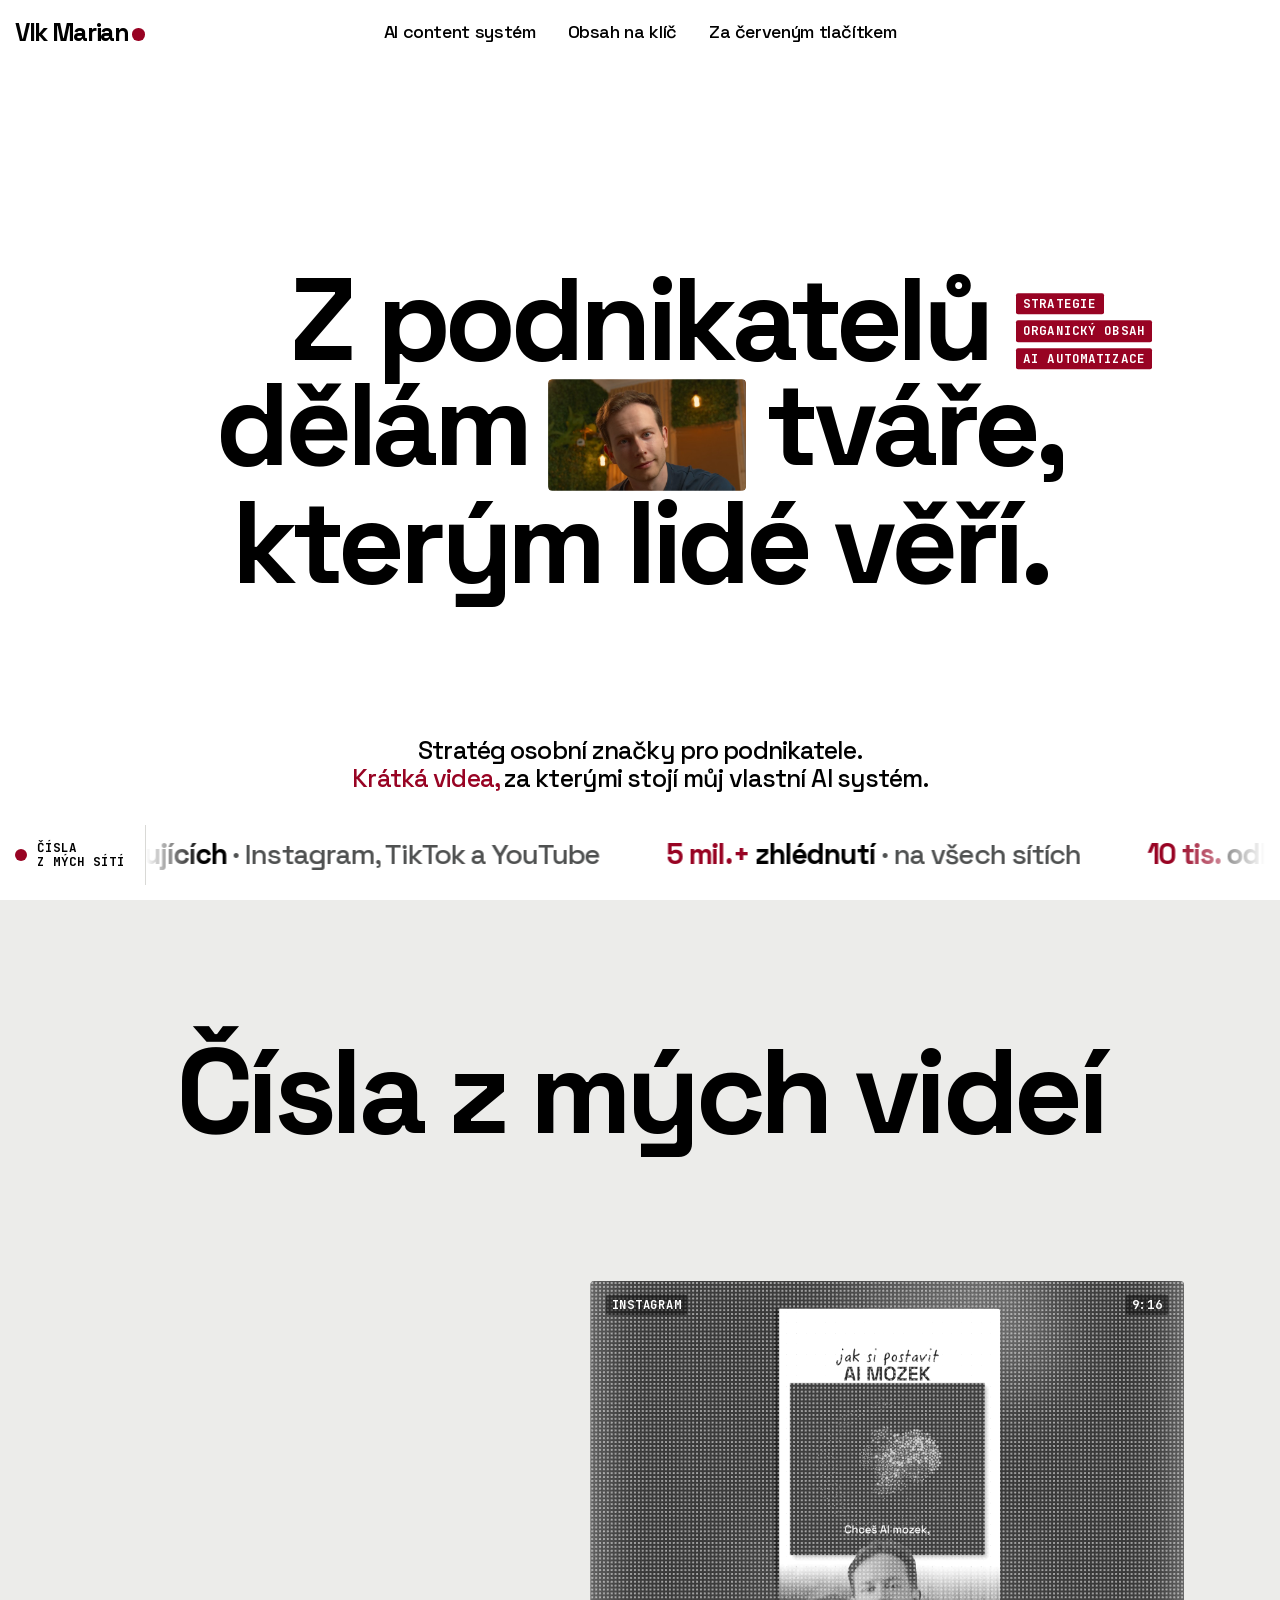
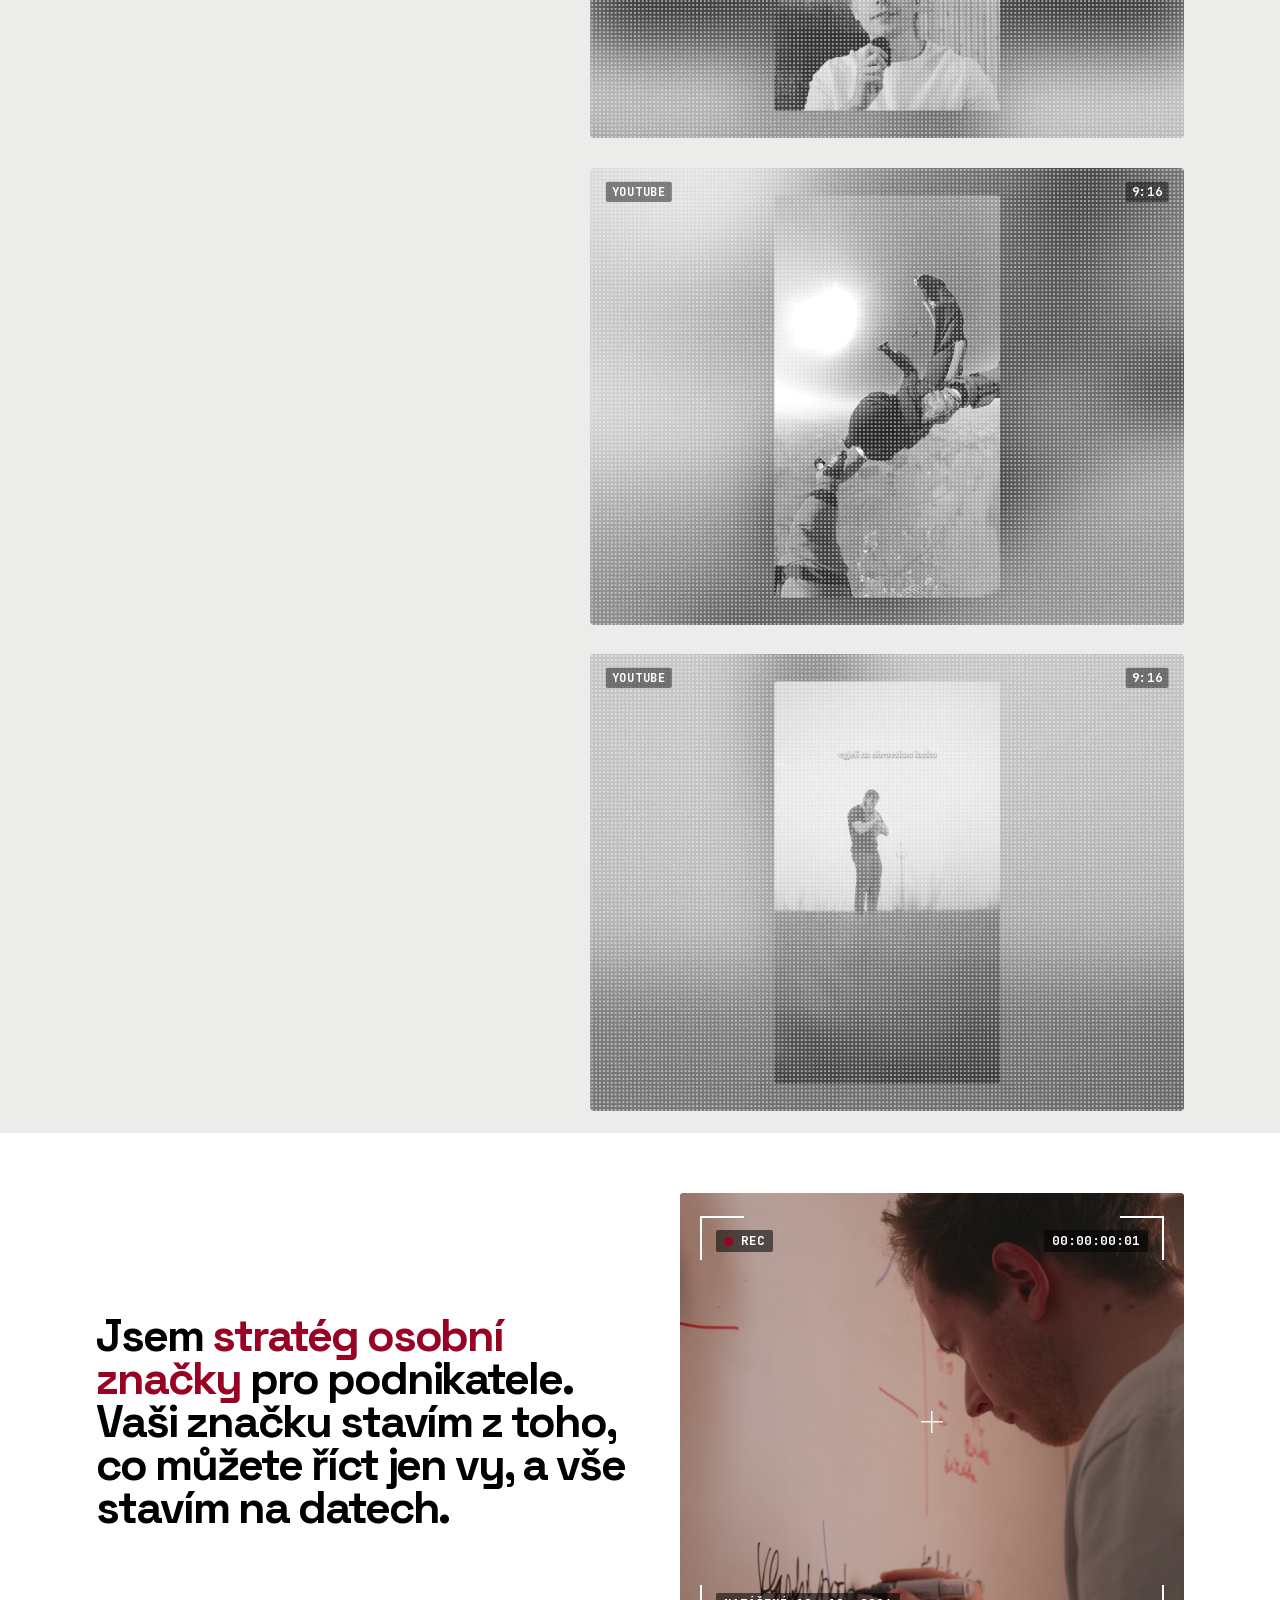
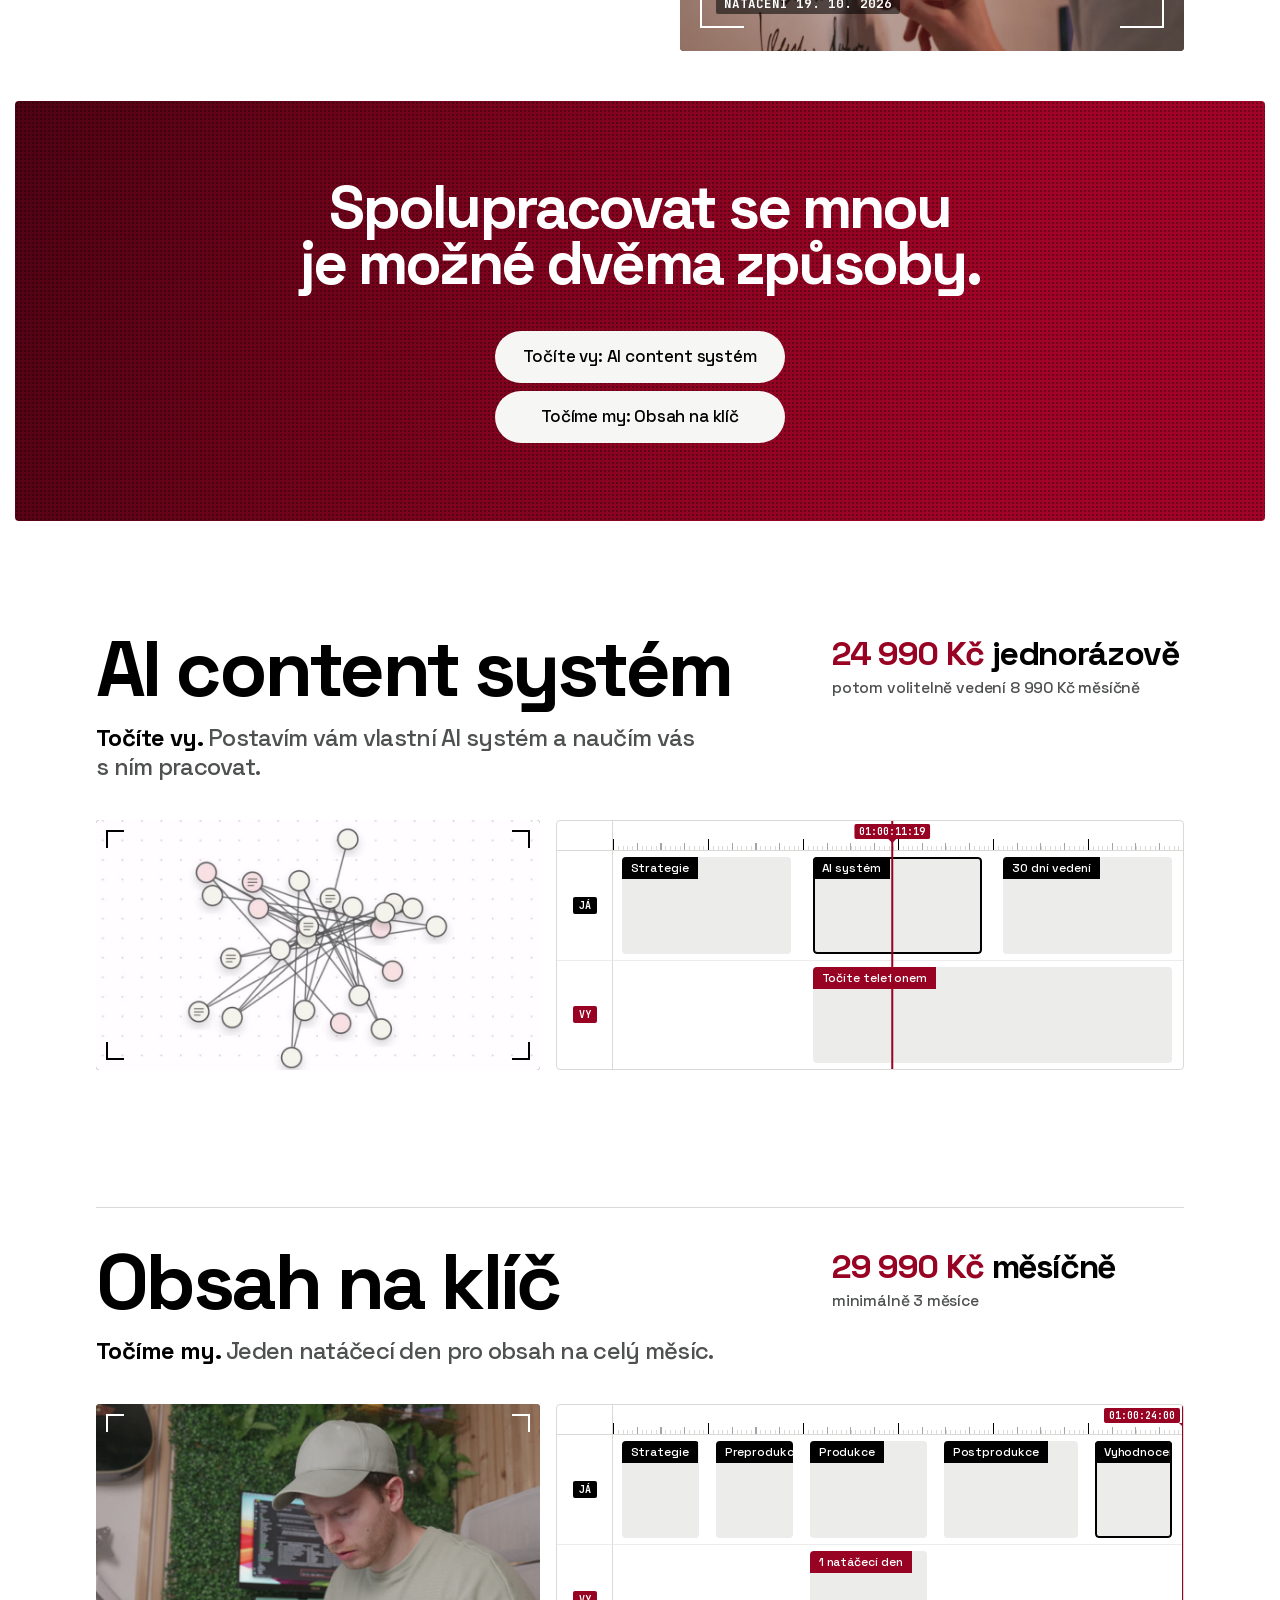
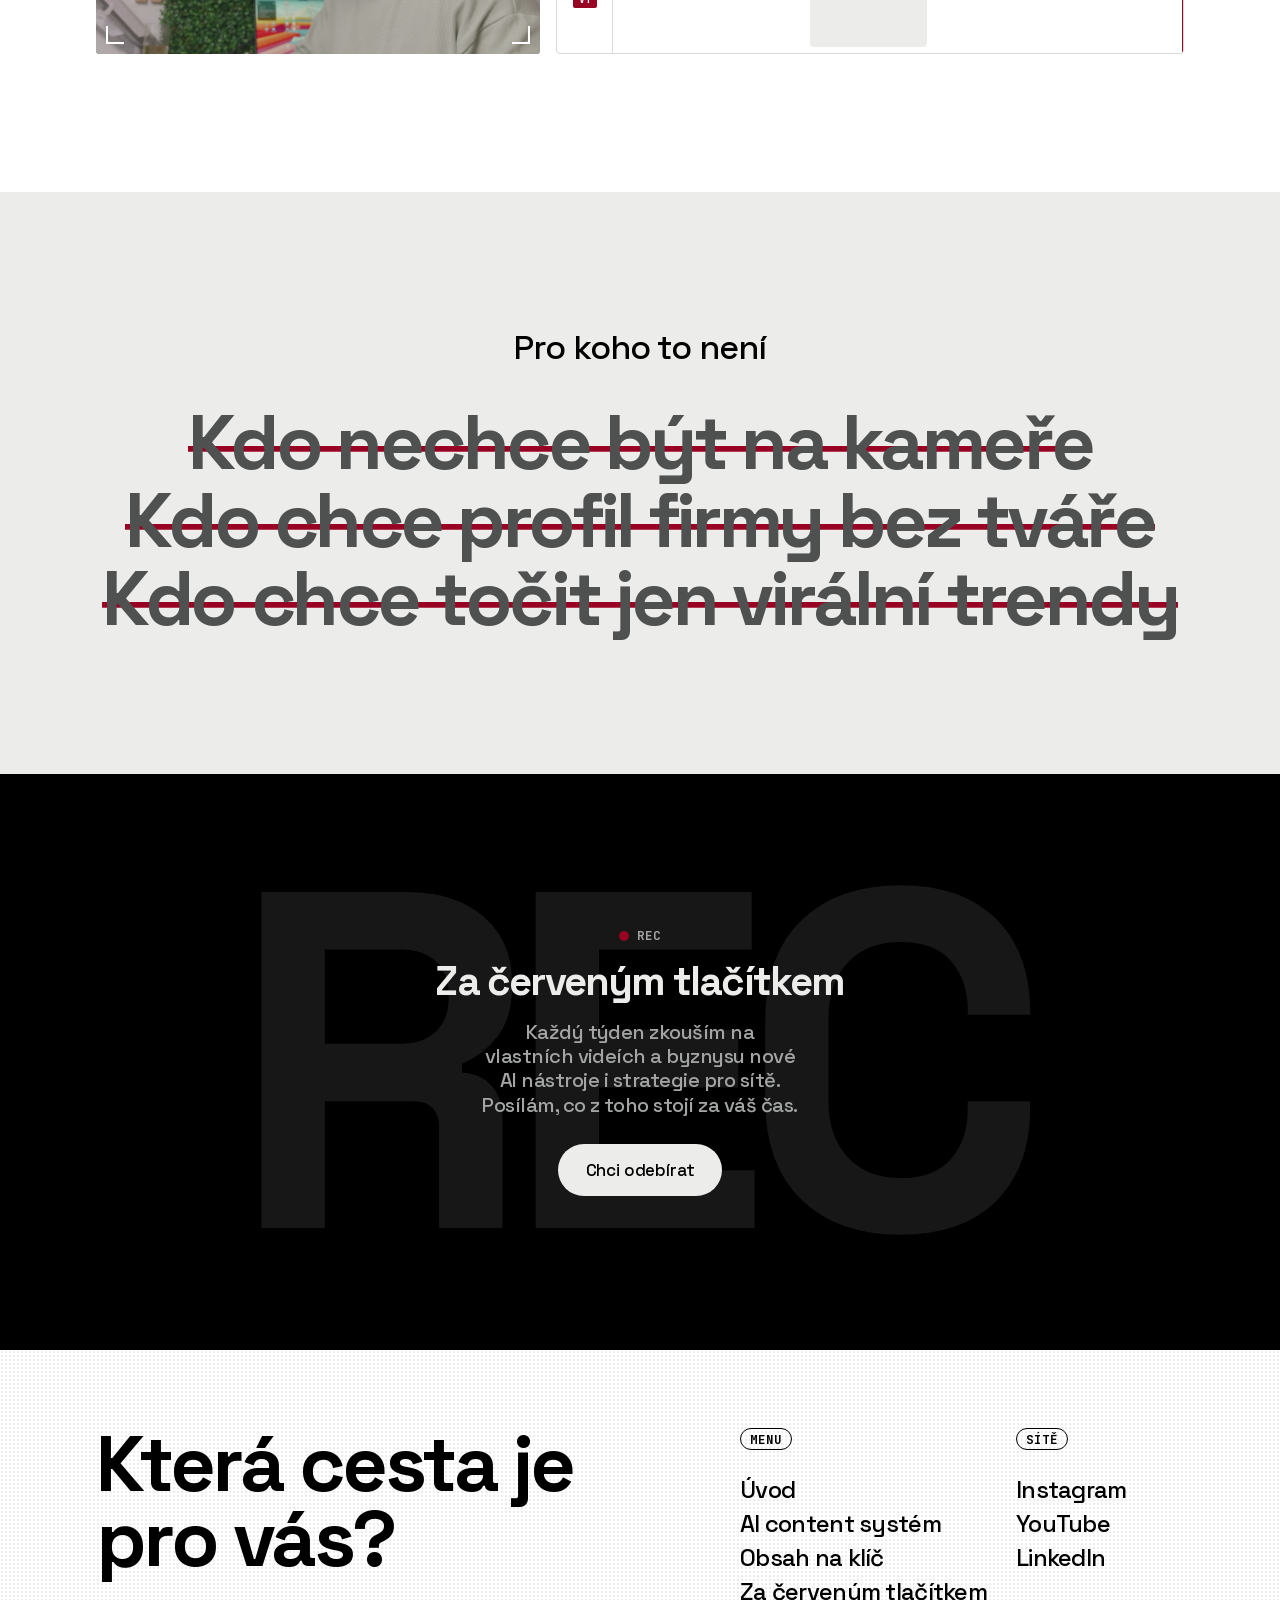
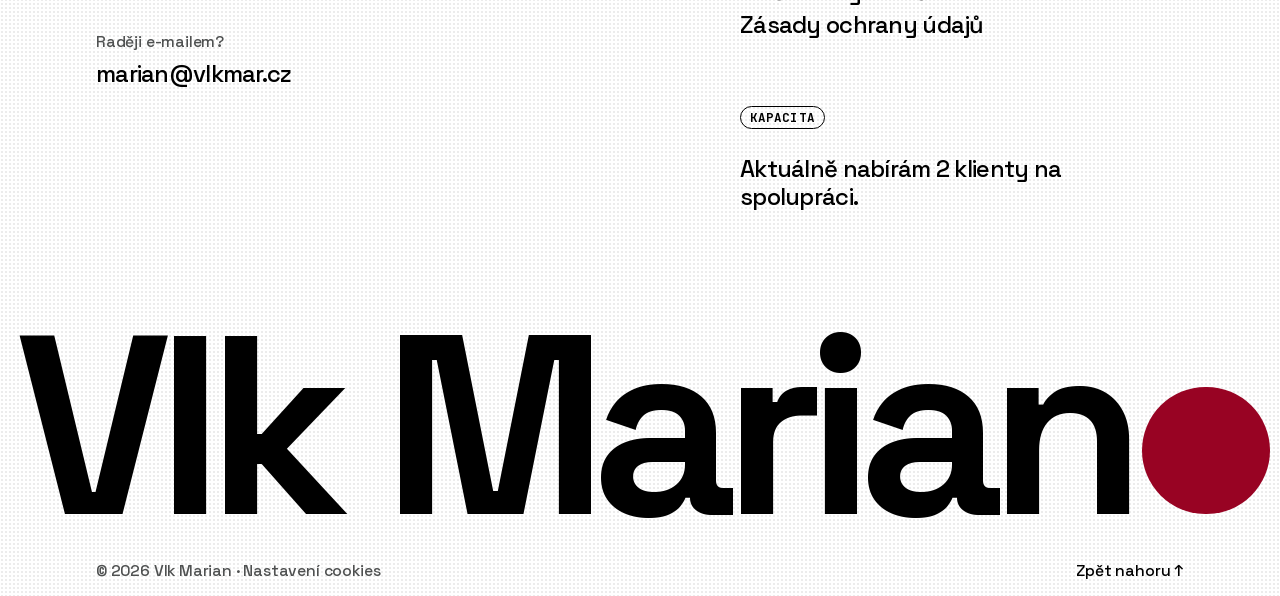
<file: index.html>
<!doctype html>
<html lang="cs">
<head>
<meta charset="utf-8">
<meta name="viewport" content="width=device-width, initial-scale=1">
<meta name="robots" content="noindex">
<title>Vlk Marian · stratég osobní značky</title>
<meta name="description" content="Stratég osobní značky pro podnikatele. Krátká videa, za kterými stojí můj vlastní AI systém.">
<meta name="theme-color" content="#FFFFFF">
<link rel="icon" href="data:image/svg+xml,%3Csvg xmlns='http://www.w3.org/2000/svg' viewBox='0 0 32 32'%3E%3Ccircle cx='16' cy='16' r='12' fill='%23980323'/%3E%3C/svg%3E">
<link rel="stylesheet" href="/fonts/pisma.css?v=83283d817e">
<link rel="stylesheet" href="/styl.css?v=2ec7303c84">
<script>
  document.documentElement.classList.add('js');
  setTimeout(function () { if (!window.__vmOK) document.documentElement.classList.remove('js'); }, 2500);
</script>
<script src="/knihovny/lenis.min.js?v=d1b3556182" defer></script>
<script src="/skript.js?v=77868ec8c2" defer></script>
<script data-goatcounter="https://vlkmaria.goatcounter.com/count" async src="/mereni/count.js?v=792b7abd26"></script>
<link rel="stylesheet" href="/lista/cookieconsent.css?v=99ec4274ba">
<link rel="stylesheet" href="/lista/lista.css?v=ea9e451452">
<script>window.VLK_MERENI={"ga4": "G-7WR6FCJMTG", "pixel": "2159202664867923"};</script>
<script src="/lista/cookieconsent.umd.js?v=713454aea8" defer></script>
<script src="/lista/lista.js?v=301d810528" defer></script>
</head>
<body>

<a class="preskocit" href="#obsah">Přeskočit na obsah</a>

<header class="nav" data-nav>
  <a class="nav-logo" href="#uvod" aria-label="Vlk Marian, úvod">Vlk Marian<span class="nav-logo-tecka" aria-hidden="true"></span></a>
  <nav class="nav-odkazy" aria-label="Hlavní">
    <a href="#ai-content-system">AI content systém</a>
    <a href="#obsah-na-klic">Obsah na klíč</a>
    <a href="#newsletter">Za červeným tlačítkem</a>
  </nav>
</header>

<main id="obsah">

  <section class="hero" id="uvod" data-povrch="bila">
    <h1 class="hero-nadpis" data-radky aria-label="Z podnikatelů dělám tváře, kterým lidé věří.">
      <span class="r">Z&nbsp;podnikatelů <span class="hero-stitky" aria-hidden="true"><span class="hero-stitky-rada"><span class="hero-slovo">Strategie</span></span><span class="hero-stitky-rada"><span class="hero-slovo">Organický obsah</span><span class="hero-slovo">AI automatizace</span></span></span></span>
      <span class="r">dělám <span class="cip" data-video-slot><img src="/media/hero-cip-banner-3.jpg?v=21879568c8" alt="" width="640" height="360" fetchpriority="high"></span> tváře,</span>
      <span class="r">kterým lidé věří.</span>
    </h1>

    <div class="hero-spodek">
      <p class="hero-popis nastup" style="--i:6">Stratég osobní značky pro podnikatele.<br><span class="akcent">Krátká videa,</span> za kterými stojí můj vlastní AI systém.</p>

      <div class="pas nastup" style="--i:8">
        <p class="pas-stitek mono"><span class="rec-tecka" aria-hidden="true"></span><span>Čísla<br>z&nbsp;mých sítí</span></p>
        <div class="pas-trat" data-marquee>
          <ul class="pas-pas">
            <li><span class="cislo">38&nbsp;tis.</span> sledujících <span class="pas-nazev">· Instagram, TikTok a&nbsp;YouTube</span></li>
            <li><span class="cislo">5&nbsp;mil.+</span> zhlédnutí <span class="pas-nazev">· na všech sítích</span></li>
            <li><span class="cislo">10&nbsp;tis.</span> odběratelů na YouTube <span class="pas-nazev">· po&nbsp;12&nbsp;videích</span></li>
          </ul>
        </div>
      </div>
    </div>
  </section>

  <section class="vybrane" id="videa" data-povrch="seda" aria-labelledby="vybrane-nadpis">
    <header class="vybrane-hlava">
      <h2 class="vybrane-nadpis" id="vybrane-nadpis" data-radky>Čísla z&nbsp;mých videí</h2>
    </header>

    <div class="vybrane-mrizka" data-vybrane>
      <div class="vybrane-levy">
        <div class="vybrane-texty">

          <article class="polozka" data-i="0">
            <p class="polozka-zdroj">Instagram</p>
            <h3 class="polozka-nazev" data-radky>Jak si postavit AI mozek</h3>
            <p class="polozka-popis"><span>Edukační video na Reels</span></p>
            <div class="vysledky">
              <p class="vysledek"><span class="vysledek-cislo" data-odometr>126&nbsp;393</span><span class="vysledek-popis">zhlédnutí</span></p>
              <p class="vysledek"><span class="vysledek-cislo" data-odometr>4&nbsp;850</span><span class="vysledek-popis">uložení</span></p>
            </div>
          </article>

          <article class="polozka" data-i="1">
            <p class="polozka-zdroj">YouTube</p>
            <h3 class="polozka-nazev" data-radky>Jak jsem zapomněl otevřít padák</h3>
            <p class="polozka-popis"><span>Entertainment video na YouTube Shorts</span></p>
            <div class="vysledky">
              <p class="vysledek"><span class="vysledek-cislo" data-odometr>390&nbsp;582</span><span class="vysledek-popis">zhlédnutí</span></p>
              <p class="vysledek"><span class="vysledek-cislo" data-odometr>90&nbsp;%</span><span class="vysledek-popis">videa viděli diváci v&nbsp;průměru</span></p>
            </div>
          </article>

          <article class="polozka" data-i="2">
            <p class="polozka-zdroj">YouTube</p>
            <h3 class="polozka-nazev" data-radky>Nejlepší den slepého psa Charlieho</h3>
            <p class="polozka-popis"><span>Entertainment video na YouTube Shorts</span></p>
            <div class="vysledky">
              <p class="vysledek"><span class="vysledek-cislo" data-odometr>361&nbsp;599</span><span class="vysledek-popis">zhlédnutí</span></p>
              <p class="vysledek"><span class="vysledek-cislo" data-odometr>96&nbsp;%</span><span class="vysledek-popis">videa viděli diváci v&nbsp;průměru</span></p>
            </div>
          </article>

        </div>
      </div>

      <div class="vybrane-media">
        <a class="medium" data-i="0" data-kurzor href="https://www.instagram.com/reel/DdMxvgJsE8P/" target="_blank" rel="noopener" aria-label="Přehrát video Jak si postavit AI mozek">
          <span class="medium-ram" data-video-slot>
            <img class="medium-pozadi" src="/media/video-ai-mozek.jpg?v=439e3f0137" alt="" width="640" height="1136" loading="lazy">
            <img class="medium-snimek" src="/media/video-ai-mozek.jpg?v=439e3f0137" alt="Obálka videa: Marian a nápis Jak si postavit AI mozek" width="640" height="1136" loading="lazy">
          </span>
          <span class="medium-tecky" aria-hidden="true"></span>
          <span class="medium-popisek mono" aria-hidden="true"><span>Instagram</span><span>9:16</span></span>
        </a>
        <a class="medium" data-i="1" data-kurzor href="https://www.youtube.com/shorts/sMA8Ejjumj0" target="_blank" rel="noopener" aria-label="Přehrát video Jak jsem zapomněl otevřít padák">
          <span class="medium-ram" data-video-slot>
            <img class="medium-pozadi" src="/media/video-padak.jpg?v=9fc3121ce5" alt="" width="720" height="1280" loading="lazy">
            <img class="medium-snimek" src="/media/video-padak.jpg?v=9fc3121ce5" alt="Seskok padákem, záběr z volného pádu" width="720" height="1280" loading="lazy">
          </span>
          <span class="medium-tecky" aria-hidden="true"></span>
          <span class="medium-popisek mono" aria-hidden="true"><span>YouTube</span><span>9:16</span></span>
        </a>
        <a class="medium" data-i="2" data-kurzor href="https://www.youtube.com/shorts/QVxpu7reUTw" target="_blank" rel="noopener" aria-label="Přehrát video Nejlepší den slepého psa Charlieho">
          <span class="medium-ram" data-video-slot>
            <img class="medium-pozadi" src="/media/video-charlie.jpg?v=7540a5d71e" alt="" width="720" height="1280" loading="lazy">
            <img class="medium-snimek" src="/media/video-charlie.jpg?v=7540a5d71e" alt="Marian drží psa Charlieho na louce v mlze" width="720" height="1280" loading="lazy">
          </span>
          <span class="medium-tecky" aria-hidden="true"></span>
          <span class="medium-popisek mono" aria-hidden="true"><span>YouTube</span><span>9:16</span></span>
        </a>
      </div>
    </div>
  </section>

  <section class="kdo" id="kdo-jsem" data-povrch="bila" aria-label="Kdo jsem">
    <p class="manifest" data-radky>Jsem <span class="akcent">stratég osobní značky</span> pro podnikatele. Vaši značku stavím z&nbsp;toho, co můžete říct jen vy, a&nbsp;vše stavím na datech.</p>

    <figure class="hledacek nastup" data-video-slot>
      <img src="/media/kdo-jsem.jpg?v=b75b119e77" alt="Marian při natáčení píše na bílou tabuli" width="1600" height="1200" loading="lazy">
      <span class="hledacek-roh hledacek-roh-lh" aria-hidden="true"></span>
      <span class="hledacek-roh hledacek-roh-ph" aria-hidden="true"></span>
      <span class="hledacek-roh hledacek-roh-ld" aria-hidden="true"></span>
      <span class="hledacek-roh hledacek-roh-pd" aria-hidden="true"></span>
      <span class="hledacek-kriz" aria-hidden="true"></span>
      <span class="hledacek-rec mono" aria-hidden="true"><span class="rec-tecka"></span>REC</span>
      <span class="hledacek-tc mono" aria-hidden="true" data-timecode>00:00:00:00</span>
      <figcaption class="hledacek-popis mono">Natáčení 19.&nbsp;10.&nbsp;2026</figcaption>
    </figure>
  </section>

  <section class="pasmo" data-povrch="bila">
    <div class="pasmo-plocha" data-povrch="akcent">
      <p class="pasmo-veta" data-radky><span class="r">Spolupracovat se mnou</span> <span class="r">je možné dvěma způsoby.</span></p>
      <div class="pasmo-tlacitka">
        <a class="tlacitko tlacitko-svetle nastup" href="#ai-content-system">Točíte vy: AI content systém<span class="tecka" aria-hidden="true"></span></a>
        <a class="tlacitko tlacitko-svetle nastup" style="--i:1" href="#obsah-na-klic">Točíme my: Obsah na klíč<span class="tecka" aria-hidden="true"></span></a>
      </div>
    </div>
  </section>

  <section class="cesty" id="cesty" data-povrch="bila" aria-label="Dvě cesty">

    <article class="sekvence" data-sekvence aria-labelledby="cesta-1">
      <header class="sekvence-hlava"><span class="kotva" id="ai-content-system" aria-hidden="true"></span>
        <h2 class="sekvence-nazev nastup" id="cesta-1">AI content systém</h2>
        <p class="sekvence-veta nastup" style="--i:1"><strong>Točíte vy.</strong> Postavím vám vlastní AI systém a&nbsp;naučím vás s&nbsp;ním pracovat.</p>
      </header>

      <div class="sekvence-cena nastup" style="--i:2">
        <p class="cena"><span class="akcent">24&nbsp;990&nbsp;Kč</span> jednorázově</p>
        <p class="cena-pozn">potom volitelně vedení 8&nbsp;990&nbsp;Kč měsíčně</p>
      </div>

      <figure class="nahled nastup" style="--i:3" data-nahled aria-hidden="true">
        <div class="nahled-ram" data-video-slot>
          <img class="nahled-snimek je-vybrany" data-klip="0" src="/media/nahled-strategie-a.jpg?v=021b2517a0" alt="" width="960" height="540" loading="lazy">
          <img class="nahled-snimek" data-klip="1" data-svetly src="/media/nahled-ai-system.jpg?v=f55e959bd9" alt="" width="960" height="540" loading="lazy">
          <img class="nahled-snimek" data-klip="2" src="/media/nahled-vedeni.jpg?v=11a6b9221f" alt="" width="960" height="540" loading="lazy">
          <img class="nahled-snimek" data-klip="3" src="/media/nahled-osobni-den.jpg?v=b6f5fe0e5d" alt="" width="960" height="540" loading="lazy">
          <span class="roh roh-lh"></span><span class="roh roh-ph"></span><span class="roh roh-ld"></span><span class="roh roh-pd"></span>
        </div>
      </figure>

      <div class="osa-obal nastup" style="--i:4">
        <div class="osa" data-osa role="group" aria-label="Kdo co dělá: AI content systém" style="--park:.0833">
          <div class="osa-roh" aria-hidden="true"></div>
          <div class="osa-pravitko" aria-hidden="true"></div>

          <span class="stopa-stitek mono" data-rada="moje" aria-hidden="true"><span>JÁ</span></span>
          <div class="stopa" data-rada="moje" role="group" aria-label="Moje práce">
            <button type="button" class="klip je-vybrany" data-klip="0" style="--z:.015; --k:.315" aria-pressed="true">
              <span class="klip-nazev">Strategie</span>
              <span class="klip-telo"><span class="klip-pas" style="--snimek:url(media/nahled-strategie-a.jpg)"></span></span>
            </button>
            <button type="button" class="klip" data-klip="1" style="--z:.35; --k:.65" aria-pressed="false">
              <span class="klip-nazev">AI systém</span>
              <span class="klip-telo"><span class="klip-pas" style="--snimek:url(media/nahled-ai-system.jpg)"></span></span>
            </button>
            <button type="button" class="klip" data-klip="2" style="--z:.685; --k:.985" aria-pressed="false">
              <span class="klip-nazev">30&nbsp;dní vedení</span>
              <span class="klip-telo"><span class="klip-pas" style="--snimek:url(media/nahled-vedeni.jpg)"></span></span>
            </button>
          </div>

          <span class="stopa-stitek mono" data-rada="vase" aria-hidden="true"><span>VY</span></span>
          <div class="stopa" data-rada="vase" role="group" aria-label="Vaše práce">
            <button type="button" class="klip" data-klip="3" data-vy style="--z:.35; --k:.985" aria-pressed="false">
              <span class="klip-nazev">Točíte telefonem</span>
              <span class="klip-telo"><span class="klip-pas" style="--snimek:url(media/nahled-osobni-den.jpg)"></span></span>
            </button>
          </div>

          <div class="playhead" aria-hidden="true" data-playhead>
            <span class="playhead-vlajka mono" data-playhead-cas>01:00:02:00</span>
          </div>
        </div>
      </div>
    </article>

    <article class="sekvence" data-sekvence aria-labelledby="cesta-2">
      <header class="sekvence-hlava"><span class="kotva" id="obsah-na-klic" aria-hidden="true"></span>
        <h2 class="sekvence-nazev nastup" id="cesta-2">Obsah na klíč</h2>
        <p class="sekvence-veta nastup" style="--i:1"><strong>Točíme my.</strong> Jeden natáčecí den pro obsah na celý měsíc.</p>
      </header>

      <div class="sekvence-cena nastup" style="--i:2">
        <p class="cena"><span class="akcent">29&nbsp;990&nbsp;Kč</span> měsíčně</p>
        <p class="cena-pozn">minimálně 3&nbsp;měsíce</p>
      </div>

      <figure class="nahled nastup" style="--i:3" data-nahled aria-hidden="true">
        <div class="nahled-ram" data-video-slot>
          <img class="nahled-snimek je-vybrany" data-klip="0" src="/media/nahled-strategie-b.jpg?v=ef9e4c082c" alt="" width="960" height="540" loading="lazy">
          <img class="nahled-snimek" data-klip="1" src="/media/nahled-osobni-den.jpg?v=b6f5fe0e5d" alt="" width="960" height="540" loading="lazy">
          <img class="nahled-snimek" data-klip="2 5" src="/media/nahled-nataceni.jpg?v=d4d68c5990" alt="" width="960" height="540" loading="lazy">
          <img class="nahled-snimek nahled-snimek-svisly" data-klip="3" src="/media/nahled-videa.jpg?v=ed72870731" alt="" width="912" height="540" loading="lazy">
          <img class="nahled-snimek" data-klip="4" src="/media/nahled-vedeni.jpg?v=11a6b9221f" alt="" width="960" height="540" loading="lazy">
          <span class="roh roh-lh"></span><span class="roh roh-ph"></span><span class="roh roh-ld"></span><span class="roh roh-pd"></span>
        </div>
      </figure>

      <div class="osa-obal nastup" style="--i:4">
        <div class="osa" data-osa role="group" aria-label="Kdo co dělá: Obsah na klíč" style="--park:.0833">
          <div class="osa-roh" aria-hidden="true"></div>
          <div class="osa-pravitko" aria-hidden="true"></div>

          <span class="stopa-stitek mono" data-rada="moje" aria-hidden="true"><span>JÁ</span></span>
          <div class="stopa" data-rada="moje" role="group" aria-label="Moje práce">
            <button type="button" class="klip je-vybrany" data-klip="0" style="--z:.015; --k:.155" aria-pressed="true">
              <span class="klip-nazev">Strategie</span>
              <span class="klip-telo"><span class="klip-pas" style="--snimek:url(media/nahled-strategie-b.jpg)"></span></span>
            </button>
            <button type="button" class="klip" data-klip="1" style="--z:.18; --k:.32" aria-pressed="false">
              <span class="klip-nazev">Preprodukce</span>
              <span class="klip-telo"><span class="klip-pas" style="--snimek:url(media/nahled-osobni-den.jpg)"></span></span>
            </button>
            <button type="button" class="klip" data-klip="2" style="--z:.345; --k:.555" aria-pressed="false">
              <span class="klip-nazev">Produkce</span>
              <span class="klip-telo"><span class="klip-pas" style="--snimek:url(media/nahled-nataceni.jpg)"></span></span>
            </button>
            <button type="button" class="klip" data-klip="3" style="--z:.58; --k:.82" aria-pressed="false">
              <span class="klip-nazev">Postprodukce</span>
              <span class="klip-telo"><span class="klip-pas" style="--snimek:url(media/nahled-videa.jpg)"></span></span>
            </button>
            <button type="button" class="klip" data-klip="4" style="--z:.845; --k:.985" aria-pressed="false">
              <span class="klip-nazev">Vyhodnocení</span>
              <span class="klip-telo"><span class="klip-pas" style="--snimek:url(media/nahled-vedeni.jpg)"></span></span>
            </button>
          </div>

          <span class="stopa-stitek mono" data-rada="vase" aria-hidden="true"><span>VY</span></span>
          <div class="stopa" data-rada="vase" role="group" aria-label="Vaše práce">
            <button type="button" class="klip" data-klip="5" data-vy style="--z:.345; --k:.555" aria-pressed="false">
              <span class="klip-nazev">1&nbsp;natáčecí den</span>
              <span class="klip-telo"><span class="klip-pas" style="--snimek:url(media/nahled-nataceni.jpg)"></span></span>
            </button>
          </div>

          <div class="playhead" aria-hidden="true" data-playhead>
            <span class="playhead-vlajka mono" data-playhead-cas>01:00:02:00</span>
          </div>
        </div>
      </div>
    </article>
  </section>

  <section class="nenipro" data-povrch="seda" aria-labelledby="nenipro-nadpis">
    <h2 class="nenipro-nadpis nastup" id="nenipro-nadpis">Pro koho to není</h2>
    <ul class="nenipro-seznam">
      <li data-skrtni><span>Kdo nechce být na kameře</span></li>
      <li data-skrtni><span>Kdo chce profil firmy bez tváře</span></li>
      <li data-skrtni><span>Kdo chce točit jen virální trendy</span></li>
    </ul>
  </section>

  <section class="newsletter" id="newsletter" data-povrch="cerna" aria-labelledby="newsletter-nadpis">
    <p class="newsletter-pozadi" aria-hidden="true">REC</p>
    <div class="newsletter-obsah">
      <p class="newsletter-rec mono nastup" aria-hidden="true"><span class="rec-tecka rec-blika"></span>REC</p>
      <h2 class="newsletter-nadpis" id="newsletter-nadpis" data-radky>Za červeným tlačítkem</h2>
      <p class="newsletter-text nastup" style="--i:1">Každý týden zkouším na vlastních videích a&nbsp;byznysu nové AI nástroje i&nbsp;strategie pro sítě. Posílám, co z&nbsp;toho stojí za váš čas.</p>
      <a class="tlacitko tlacitko-velke nastup" style="--i:2" href="/newsletter/">Chci odebírat<span class="tecka" aria-hidden="true"></span></a>
    </div>
  </section>

</main>

<footer class="pata" data-povrch="seda" data-pata>
  <div class="pata-vnitrek" data-pata-vnitrek>
    <div class="pata-horni">
      <div class="pata-vyzva">
        <h2 class="pata-nadpis" data-radky>Která cesta je pro&nbsp;vás?</h2>
        <p class="pata-otazka">Raději e-mailem?</p>
        <a class="pata-email" href="mailto:marian@vlkmar.cz">marian@vlkmar.cz</a>
      </div>

      <nav class="pata-sloupec pata-menu" aria-label="Patička">
        <p class="pill">Menu</p>
        <ul>
          <li><a href="#uvod">Úvod</a></li>
          <li><a href="#ai-content-system">AI content systém</a></li>
          <li><a href="#obsah-na-klic">Obsah na klíč</a></li>
          <li><a href="#newsletter">Za červeným tlačítkem</a></li>
          <li><a href="/zasady/">Zásady ochrany údajů</a></li>
        </ul>
      </nav>

      <div class="pata-sloupec pata-site">
        <p class="pill">Sítě</p>
        <ul>
          <li><a href="https://www.instagram.com/vlkmar/" rel="noopener">Instagram</a></li>
          <li><a href="https://www.youtube.com/@vlkmar" rel="noopener">YouTube</a></li>
          <li><a href="https://www.linkedin.com/in/vlkmar/" rel="noopener">LinkedIn</a></li>
        </ul>
      </div>

      <div class="pata-sloupec pata-kapacita">
        <p class="pill">Kapacita</p>
        <p class="pata-kapacita-text">Aktuálně nabírám 2&nbsp;klienty na spolupráci.</p>
      </div>
    </div>

    <a class="pata-znacka" href="#uvod" aria-label="Vlk Marian, zpět na začátek"><span class="pata-znacka-text">Vlk Marian</span><span class="pata-znacka-tecka" aria-hidden="true"></span></a>

    <div class="pata-spodek">
      <span>©&nbsp;2026 Vlk Marian · <a href="/zasady/#odvolani" data-cc="nastaveni">Nastavení cookies</a></span>
      <a href="#uvod">Zpět nahoru&nbsp;↑</a>
    </div>
  </div>
</footer>

<div class="kurzor" aria-hidden="true" data-kurzor-stitek><span class="tecka"></span>Přehrát video</div>

</body>
</html>
</file>
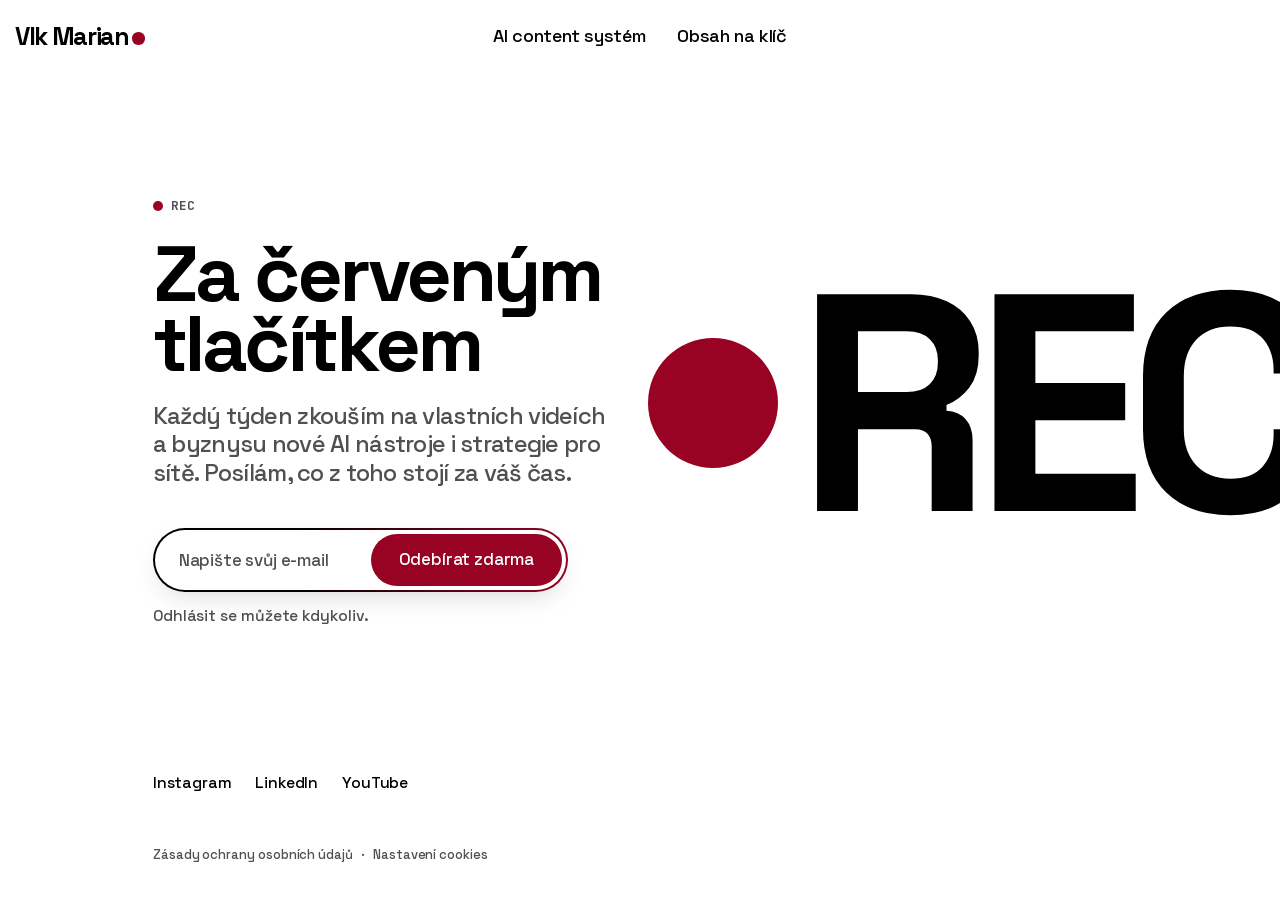
<file: newsletter/index.html>
<!doctype html>
<html lang="cs" data-stav="formular">
<head>
<meta charset="utf-8">
<meta name="viewport" content="width=device-width, initial-scale=1">
<meta name="robots" content="noindex">
<title>Za červeným tlačítkem · Vlk Marian</title>
<meta name="description" content="Přihlaste se zdarma do newsletteru Za červeným tlačítkem. Vše o obsahu a AI.">
<meta name="theme-color" content="#FFFFFF">
<link rel="icon" href="data:image/svg+xml,%3Csvg xmlns='http://www.w3.org/2000/svg' viewBox='0 0 32 32'%3E%3Ccircle cx='16' cy='16' r='12' fill='%23980323'/%3E%3C/svg%3E">
<link rel="stylesheet" href="/fonts/pisma.css?v=83283d817e">
<link rel="stylesheet" href="/newsletter/newsletter.css?v=8cbfed1dea">
<script>
  document.documentElement.classList.add('js');
  setTimeout(function () { if (!window.__vmOK) document.documentElement.classList.remove('js'); }, 2500);
</script>
<script src="/newsletter/newsletter.js?v=20262a0c59" defer></script>
<script data-goatcounter="https://vlkmaria.goatcounter.com/count" async src="/mereni/count.js?v=792b7abd26"></script>
<link rel="stylesheet" href="/lista/cookieconsent.css?v=99ec4274ba">
<link rel="stylesheet" href="/lista/lista.css?v=ea9e451452">
<script>window.VLK_MERENI={"ga4": "G-7WR6FCJMTG", "pixel": "2159202664867923"};</script>
<script src="/lista/cookieconsent.umd.js?v=713454aea8" defer></script>
<script src="/lista/lista.js?v=301d810528" defer></script>
</head>
<body>

<a class="preskocit" href="#prihlaseni">Přeskočit na přihlášení</a>

<header class="nav">
  <a class="nav-logo" href="/" aria-label="Vlk Marian, domovská stránka">Vlk Marian<span class="nav-logo-tecka" aria-hidden="true"></span></a>
  <nav class="nav-odkazy" aria-label="Hlavní">
    <a href="/#ai-content-system">AI content systém</a>
    <a href="/#obsah-na-klic">Obsah na klíč</a>
  </nav>
</header>

<main class="stranka" id="obsah">

  <section class="levy" aria-labelledby="nadpis">
    <div class="levy-blok">
      <p class="rec-stitek mono nastup" aria-hidden="true"><span class="rec-tecka rec-blika"></span>REC</p>

      <h1 class="nadpis je-rozdeleno" id="nadpis" data-radky>
        <span class="maska"><span class="radek" style="--r:0">Za červeným</span></span>
        <span class="maska"><span class="radek" style="--r:1">tlačítkem</span></span>
      </h1>

      <p class="veta nastup" style="--i:1">Každý týden zkouším na vlastních videích a&nbsp;byznysu nové AI nástroje i&nbsp;strategie pro sítě. Posílám, co z&nbsp;toho stojí za váš čas.</p>

      <div class="prihlaseni nastup" style="--i:2" id="prihlaseni" tabindex="-1">
        <form class="formular" action="#" method="post" accept-charset="utf-8" data-formular>
          <div class="past" aria-hidden="true"><input type="text" name="web" id="web" value="" autocomplete="off" tabindex="-1" aria-hidden="true"></div>
          <div class="formular-rada" data-rada>
            <input class="pole" id="email" name="email" type="email" autocomplete="email" inputmode="email" autocapitalize="off" spellcheck="false" placeholder=" " required aria-describedby="email-chyba">
            <label class="popisek" for="email">Napište svůj e-mail</label>
            <span class="popisek-chyba" id="email-chyba" aria-live="polite" data-chyba></span>
            <button class="tlacitko tlacitko-vyzva" type="submit">Odebírat zdarma</button>
          </div>
          <p class="pozn">Odhlásit se můžete kdykoliv.</p>
        </form>

        <div class="potvrzeni" data-potvrzeni tabindex="-1" aria-live="polite">
          <p class="potvrzeni-veta">Díky, odběr je zapnutý.</p>
          <p class="pozn">Další vydání vám přijde e-mailem.</p>
        </div>
        <div class="nezdar" data-nezdar tabindex="-1" aria-live="polite">
          <p class="potvrzeni-veta">Přihlášení teď nefunguje.</p>
          <p class="pozn">Napište mi prosím na <a class="odkaz" href="mailto:marian@vlkmar.cz">marian@vlkmar.cz</a>. <button class="odkaz odkaz-tlacitko" type="button" data-znovu>Zkusit znovu</button></p>
        </div>
        <div class="odhlaseny" data-odhlaseny tabindex="-1" aria-live="polite">
          <p class="potvrzeni-veta">Tahle adresa se dřív odhlásila.</p>
          <p class="pozn">Abyste e-maily zase dostávali, potvrďte to <a class="odkaz" href="https://odber.vlkmar.cz/3de699f7">na této stránce</a>.</p>
        </div>
      </div>
    </div>

    <div class="pata nastup" style="--i:3">
      <ul class="site" aria-label="Sítě">
        <li><a href="https://www.instagram.com/vlkmar/" rel="noopener">Instagram</a></li>
        <li><a href="https://www.linkedin.com/in/vlkmar" rel="noopener">LinkedIn</a></li>
        <li><a href="https://www.youtube.com/@vlkmar" rel="noopener">YouTube</a></li>
      </ul>
      <p class="pravni"><a href="/zasady/">Zásady ochrany osobních údajů</a><span aria-hidden="true">·</span><a href="/zasady/#odvolani" data-cc="nastaveni">Nastavení cookies</a></p>
    </div>
  </section>

  <div class="pravy nastup" style="--i:2" data-obraz aria-hidden="true">

    <div class="v3-kraj">
      <p class="v3-znak"><span class="v3-tecka"></span><span class="v3-text">REC</span></p>
    </div>
  </div>

</main>

</body>
</html>
</file>
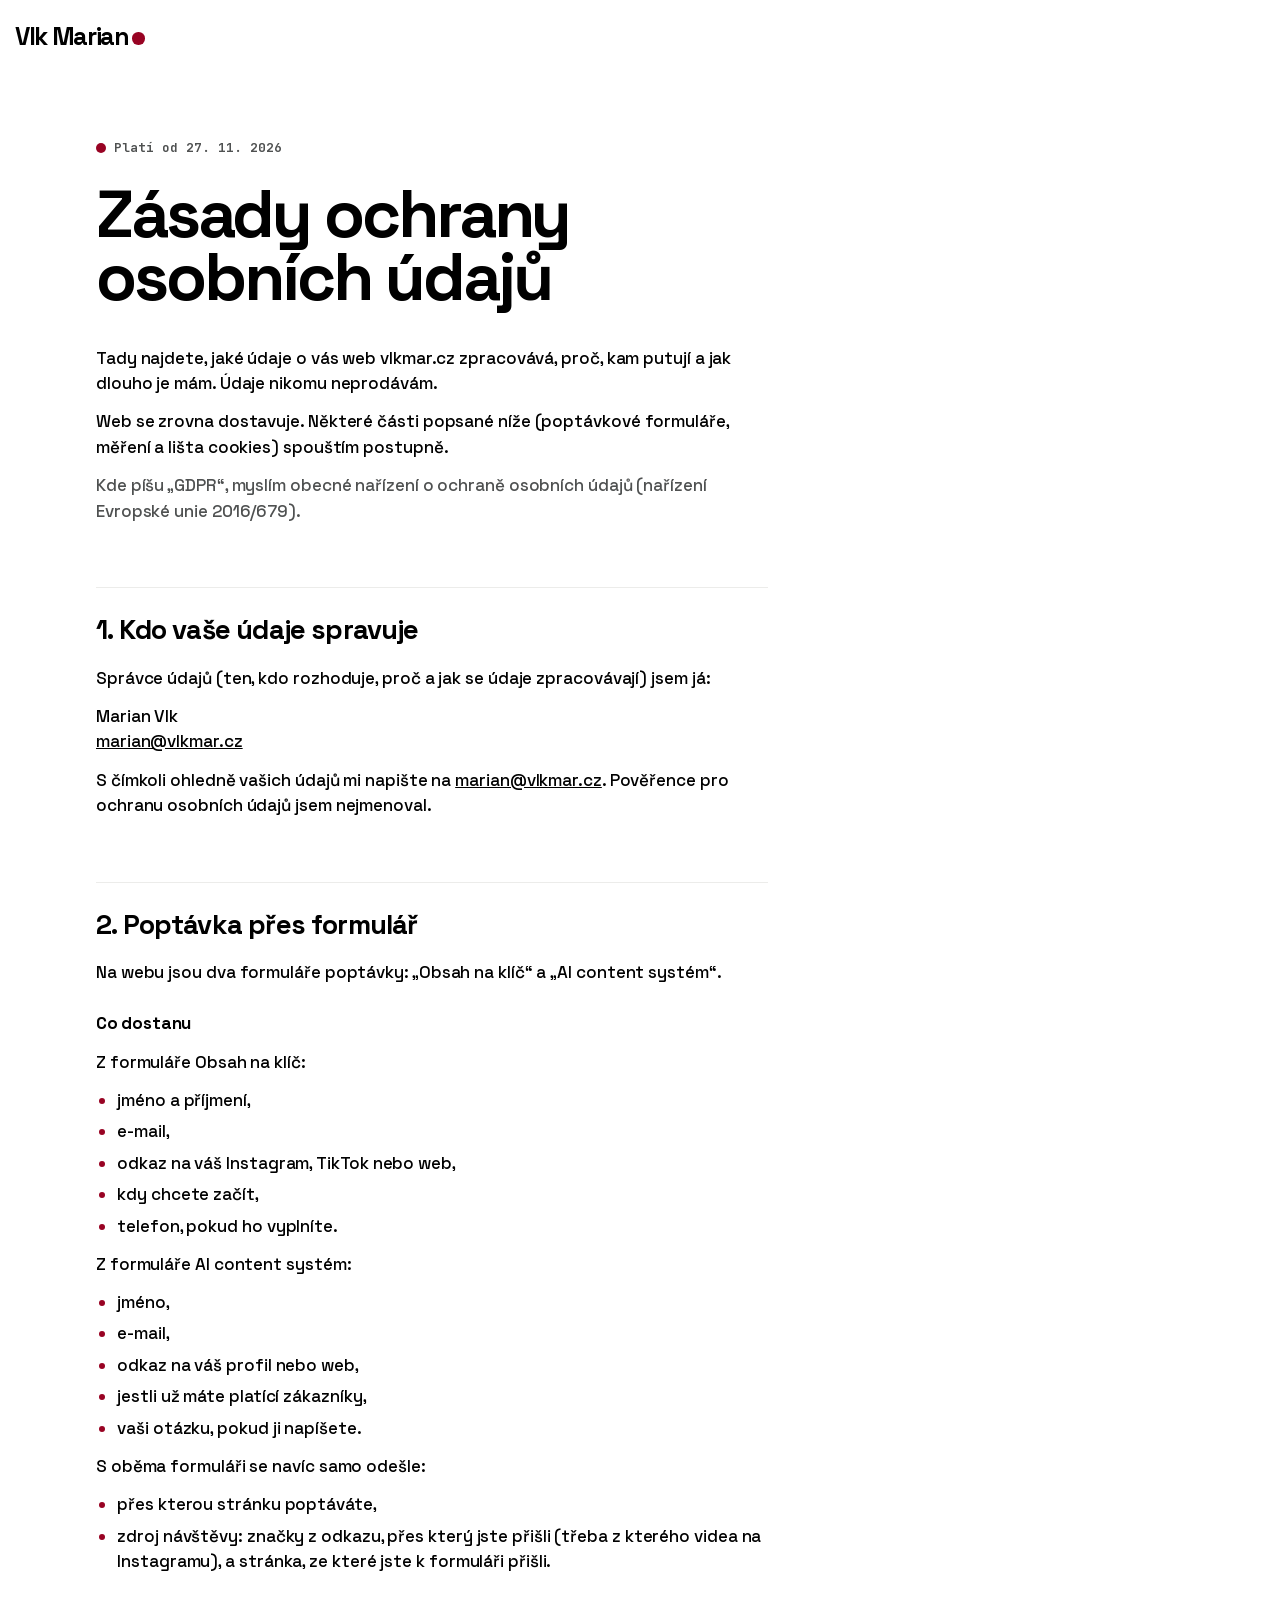
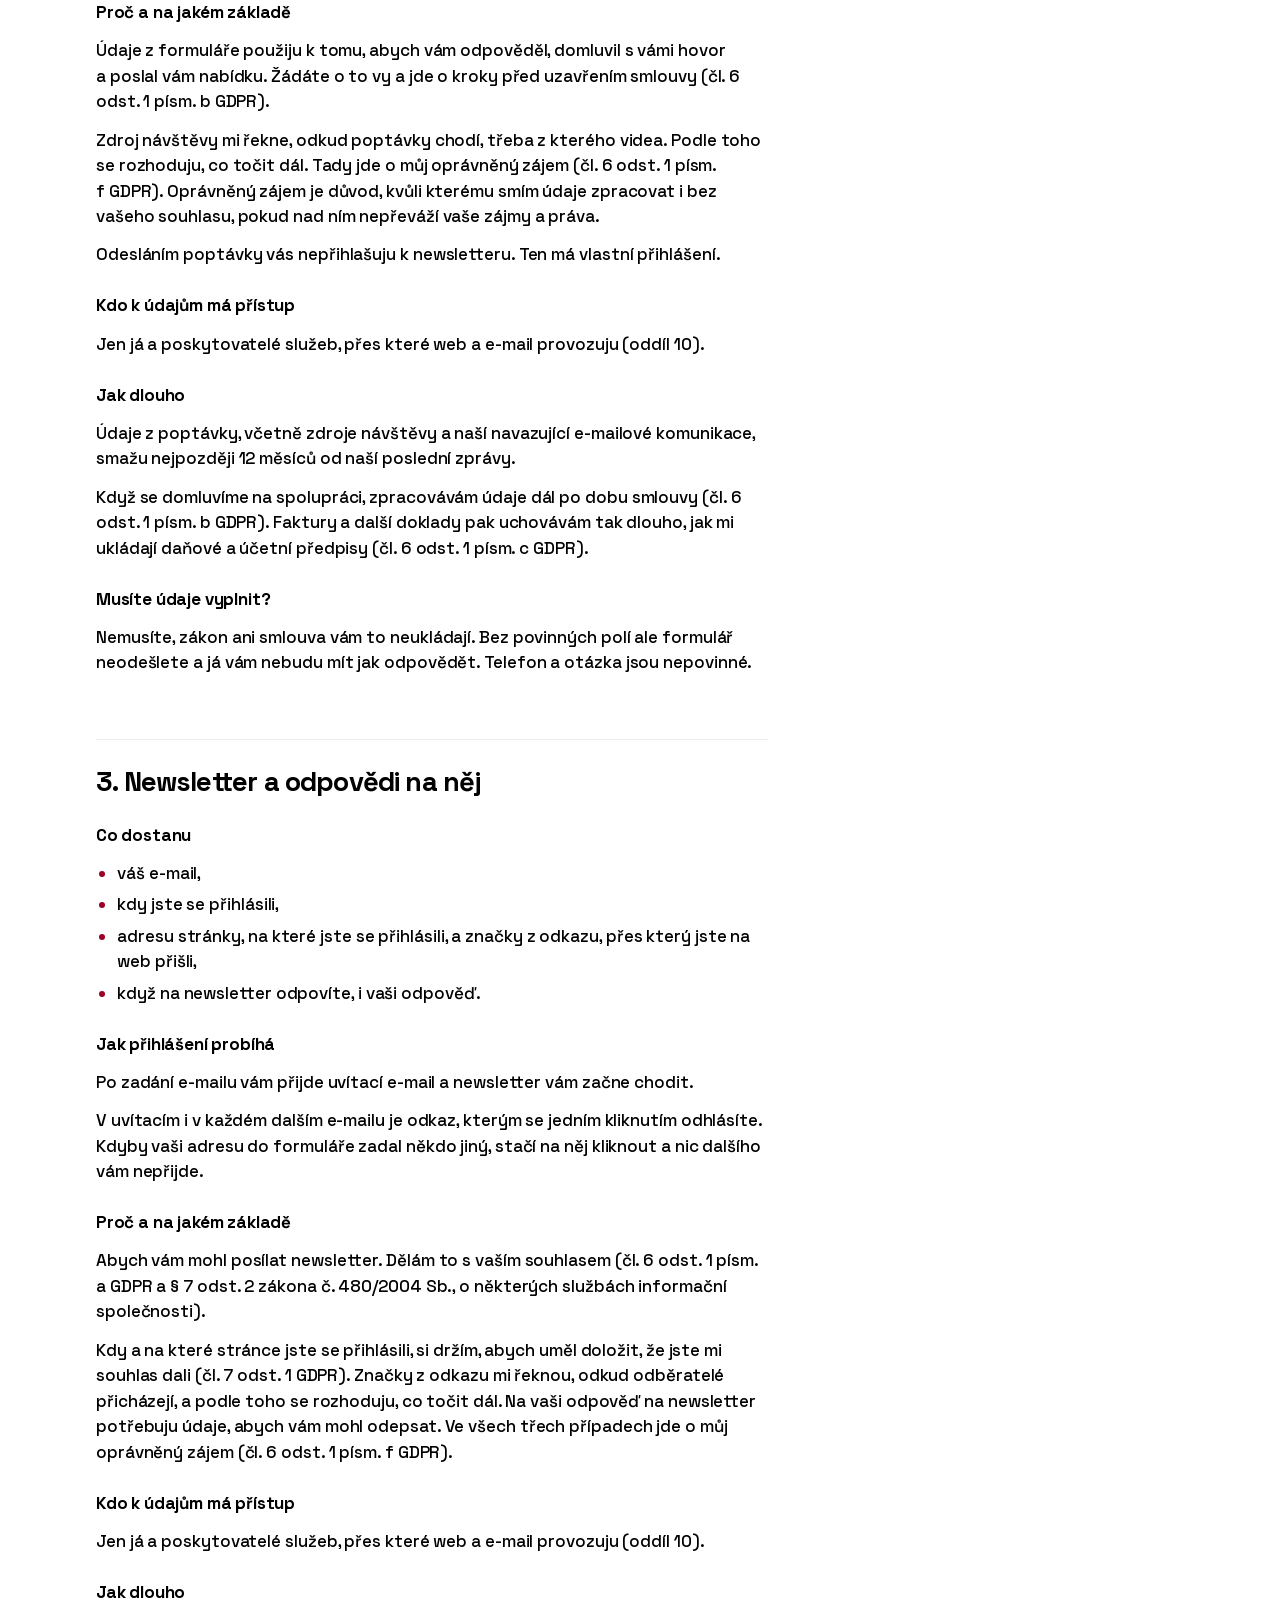
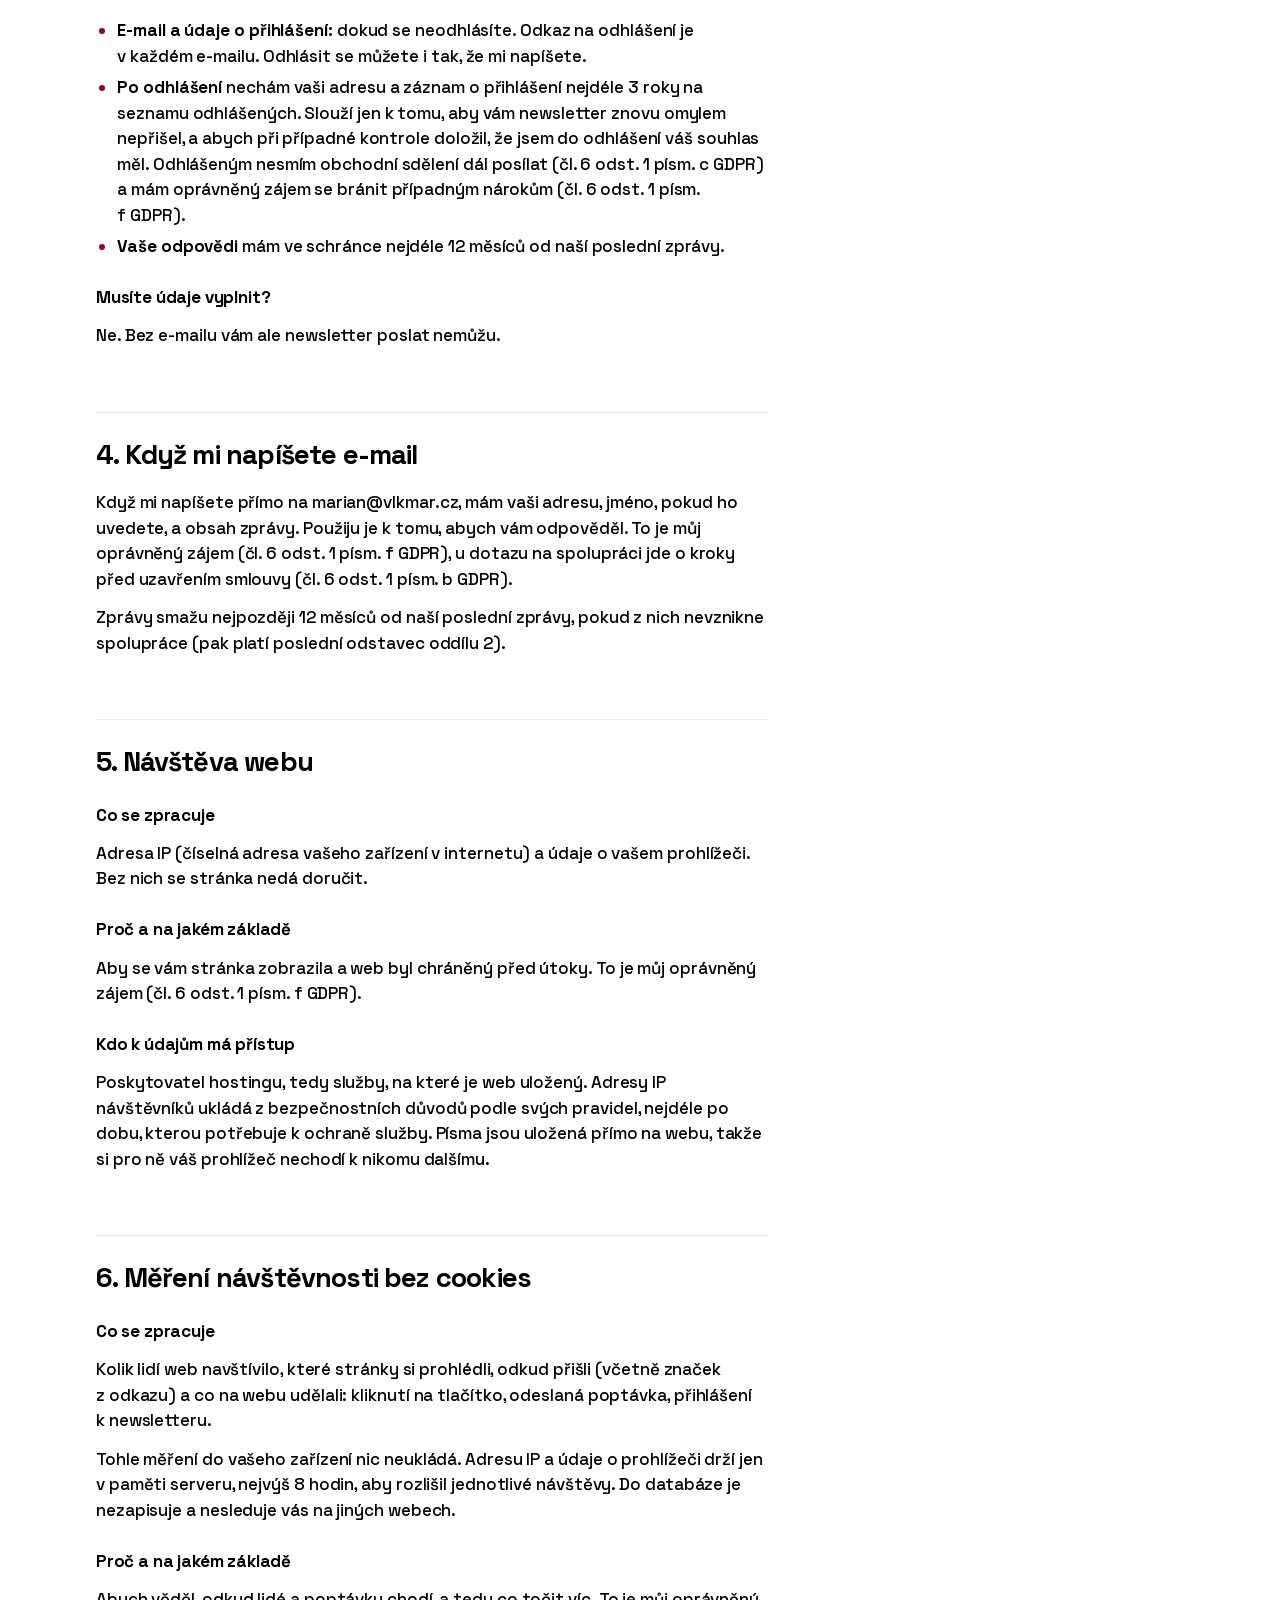
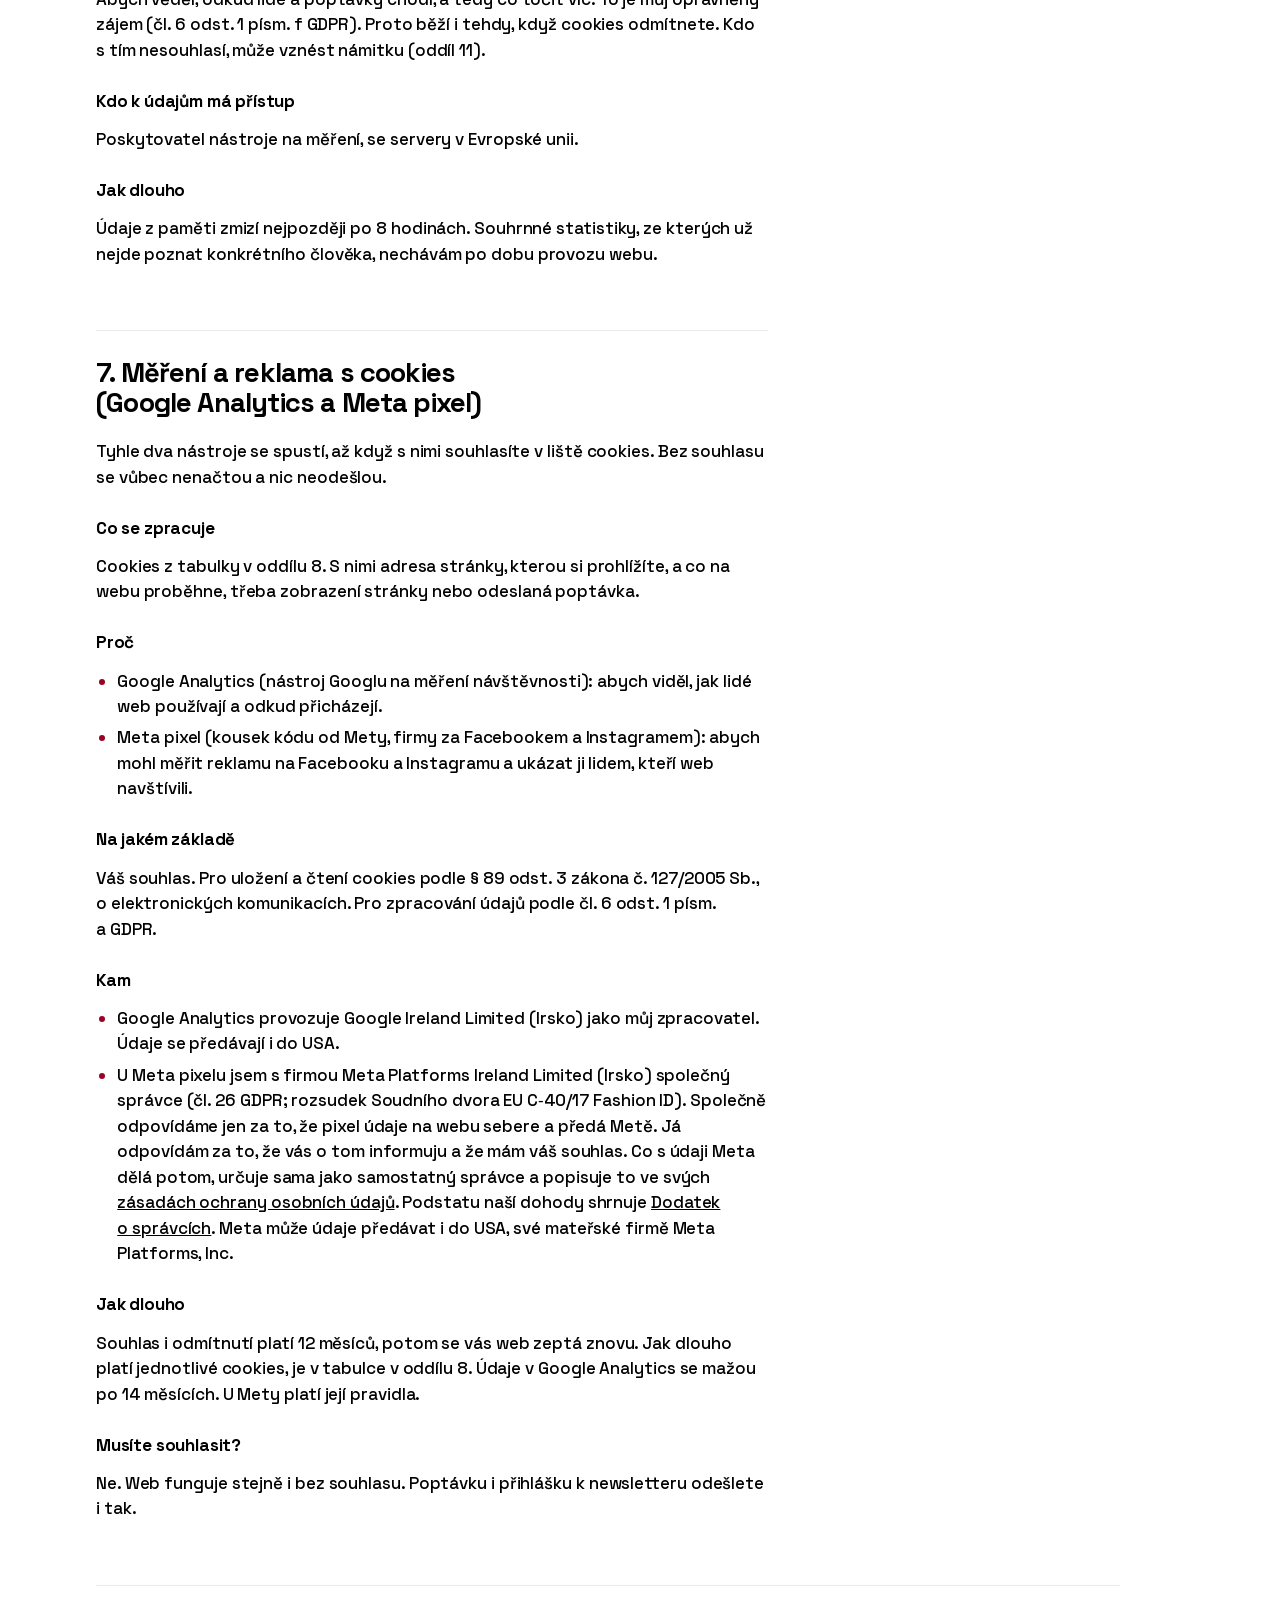
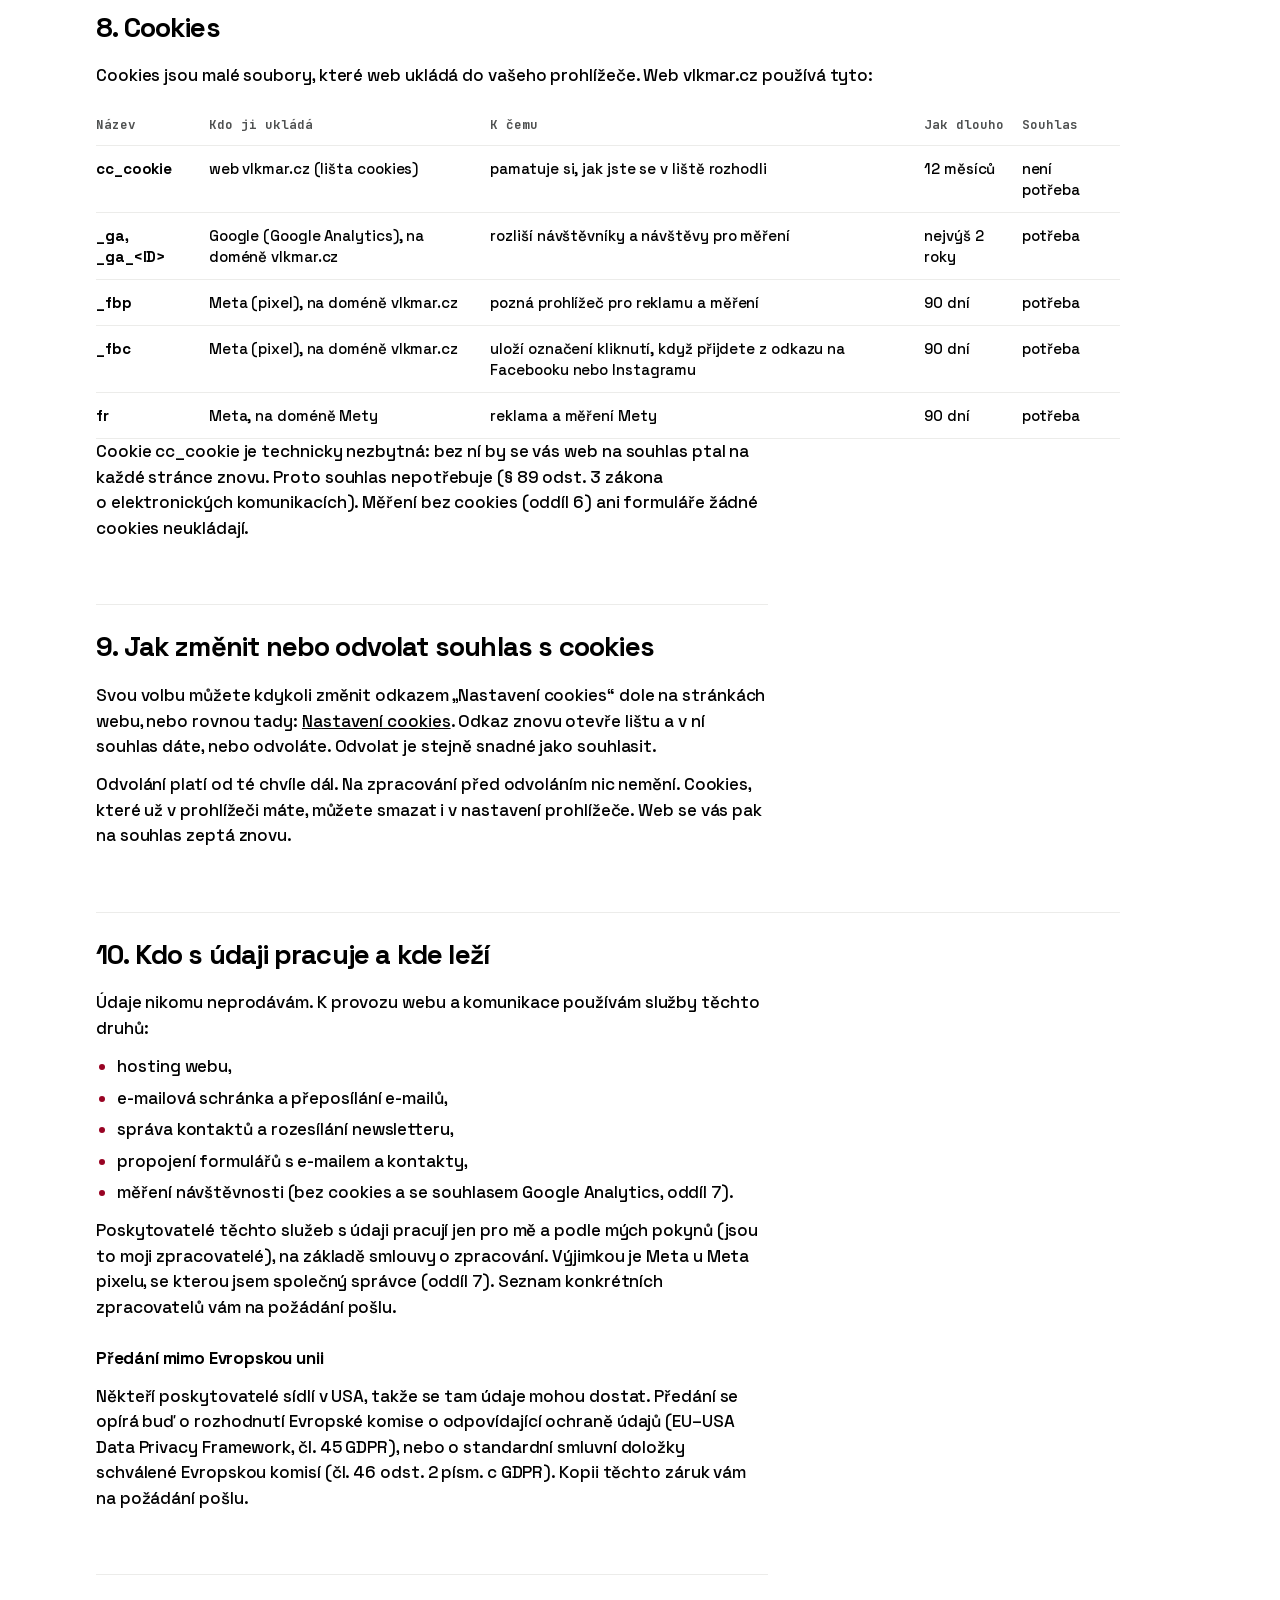
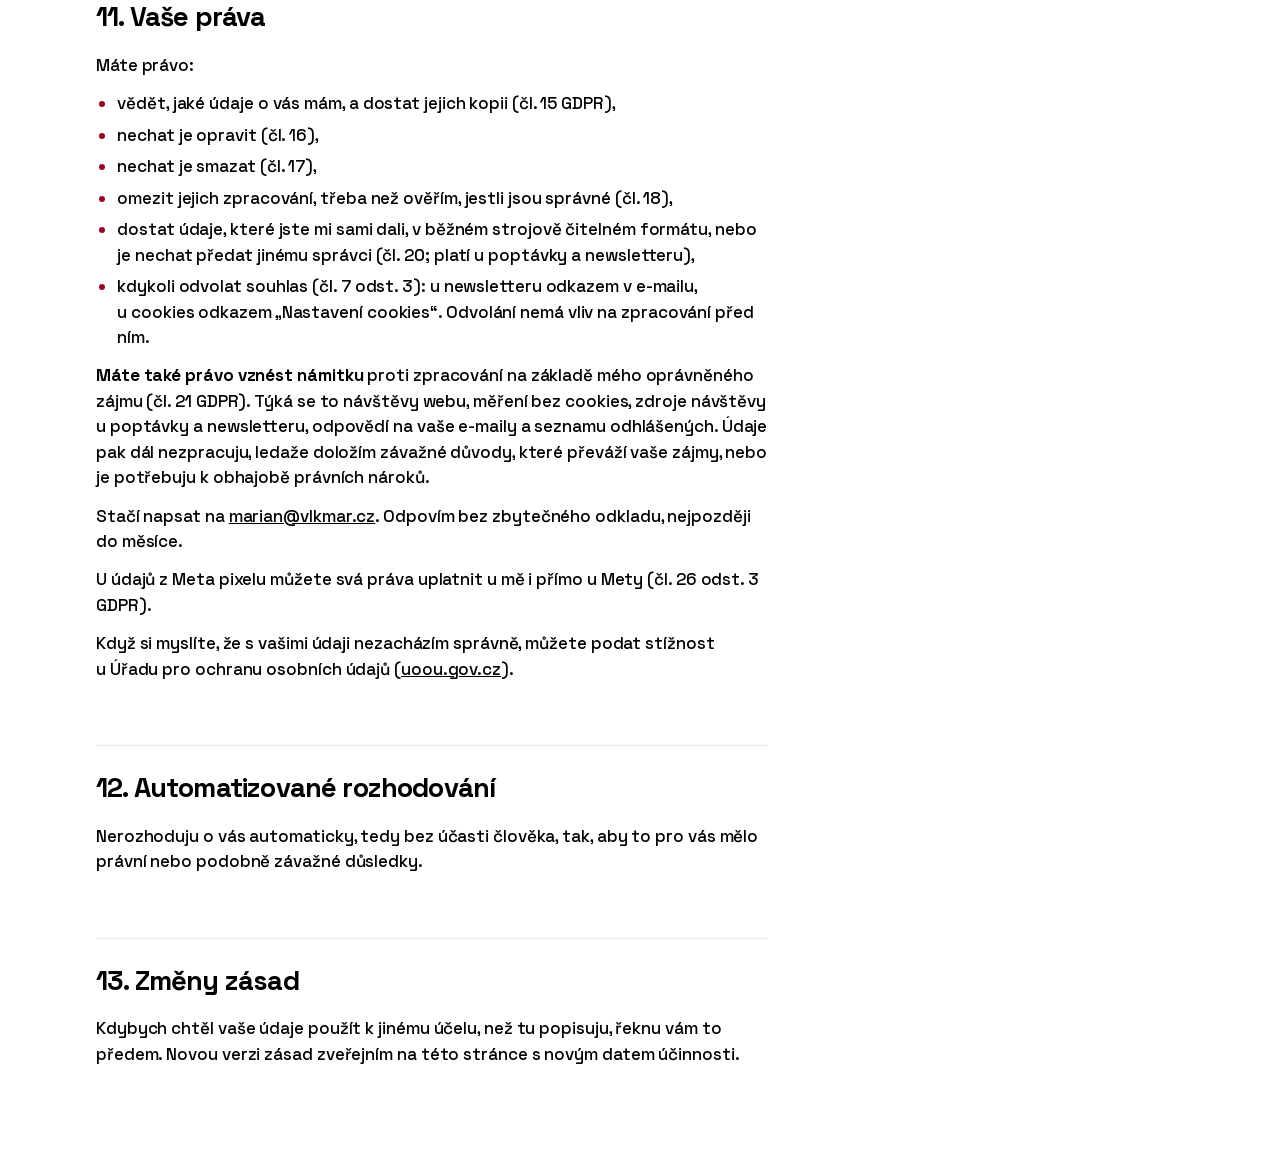
<file: zasady/index.html>
<!doctype html>
<html lang="cs">
<head>
<meta charset="utf-8">
<meta name="viewport" content="width=device-width, initial-scale=1">
<meta name="robots" content="noindex">
<title>Zásady ochrany osobních údajů · Vlk Marian</title>
<meta name="description" content="Jaké údaje o vás web vlkmar.cz zpracovává, proč, kam putují a jak dlouho je mám.">
<meta name="theme-color" content="#FFFFFF">
<link rel="icon" href="data:image/svg+xml,%3Csvg xmlns='http://www.w3.org/2000/svg' viewBox='0 0 32 32'%3E%3Ccircle cx='16' cy='16' r='12' fill='%23980323'/%3E%3C/svg%3E">
<link rel="stylesheet" href="/fonts/pisma.css?v=83283d817e">
<style>
  :root {
    --bila: #FFFFFF;
    --seda: #ECECEA;
    --cerna: #000000;
    --text: #000000;
    --text-2: #4F5151;
    --akcent: #980323;

    --okraj: clamp(12px, .55rem + .5vw, 16px);
    --obsah: 1240px;
    --kraj-textu: max(clamp(var(--okraj), 12.5vw - 64px, 96px), (100vw - var(--obsah)) / 2);

    --pismo: "Space Grotesk", "Helvetica Neue", Arial, sans-serif;
    --mono: "JetBrains Mono", ui-monospace, "SF Mono", Menlo, monospace;
    --f-h1: clamp(2.25rem, 1.3rem + 3.6vw, 4.5rem);
    --f-h2: clamp(1.375rem, 1.15rem + .7vw, 1.75rem);
    --f-text: clamp(1rem, .96rem + .15vw, 1.0625rem);
    --f-mono: .78125rem;

    --lista: 72px;
    --sirka-textu: 42rem;
  }

  *, *::before, *::after { box-sizing: border-box; }

  html {
    -webkit-text-size-adjust: 100%;
    text-size-adjust: 100%;
  }

  body {
    margin: 0;
    background: var(--bila);
    color: var(--text);
    font-family: var(--pismo);
    font-size: var(--f-text);
    font-weight: 500;
    line-height: 1.5;
    letter-spacing: -.005em;
    font-kerning: normal;
    font-synthesis: none;
    -webkit-font-smoothing: antialiased;
    -moz-osx-font-smoothing: grayscale;
    text-rendering: optimizeLegibility;
  }

  a { color: inherit; }
  p, h1, h2, h3, ul { margin: 0; }

  ::selection { background: var(--akcent); color: #fff; }

  :focus-visible {
    outline: 2px solid var(--akcent);
    outline-offset: 3px;
    border-radius: 2px;
  }

  .nav {
    display: flex;
    align-items: center;
    height: var(--lista);
    padding: 0 var(--okraj);
  }
  .nav-logo {
    font-size: clamp(1.375rem, 1.2rem + .45vw, 1.625rem);
    font-weight: 700;
    letter-spacing: -.055em;
    line-height: 1;
    padding: 4px 0;
    display: inline-flex;
    align-items: baseline;
    gap: .16em;
    text-decoration: none;
  }
  .nav-logo-tecka {
    flex: none;
    width: .5em;
    height: .5em;
    border-radius: 50%;
    background: var(--akcent);
  }

  .stranka {
    padding: clamp(32px, 7svh, 72px) var(--kraj-textu) clamp(64px, 12svh, 120px);
  }
  .text { max-width: var(--sirka-textu); }

  .stitek {
    display: inline-flex;
    align-items: center;
    gap: 8px;
    color: var(--text-2);
    font-family: var(--mono);
    font-size: var(--f-mono);
    font-weight: 700;
    line-height: 1;
    letter-spacing: 0;
  }
  .stitek-tecka {
    flex: none;
    width: 10px;
    height: 10px;
    border-radius: 50%;
    background: var(--akcent);
  }

  h1 {
    margin-top: clamp(14px, 2.6svh, 22px);
    font-size: var(--f-h1);
    font-weight: 700;
    line-height: .95;
    letter-spacing: -.045em;
    text-wrap: balance;
  }

  .uvod { margin-top: clamp(24px, 4svh, 40px); }
  .uvod p + p, .oddil p + p, .oddil p + address, .oddil address + p, .oddil p + ul, .oddil ul + p, .oddil h3 + p, .oddil h3 + ul { margin-top: .75em; }

  .oddil {
    margin-top: clamp(40px, 7svh, 64px);
    padding-top: clamp(20px, 3svh, 28px);
    border-top: 1px solid var(--seda);
  }
  h2 {
    font-size: var(--f-h2);
    font-weight: 700;
    line-height: 1.1;
    letter-spacing: -.03em;
    margin-bottom: .75em;
    text-wrap: balance;
  }
  h3 {
    margin-top: 1.5em;
    font-size: var(--f-text);
    font-weight: 700;
    letter-spacing: -.01em;
  }

  ul { padding-left: 1.25em; }
  li + li { margin-top: .35em; }
  li::marker { color: var(--akcent); }

  .tlumene { color: var(--text-2); }

  .adresa {
    font-style: normal;
  }

  .tabulka {
    width: 100%;
    margin-top: 1em;
    border-collapse: collapse;
    font-size: .9375rem;
    line-height: 1.4;
  }
  .tabulka th, .tabulka td {
    padding: 12px 16px 12px 0;
    text-align: left;
    vertical-align: top;
    border-bottom: 1px solid var(--seda);
  }
  .tabulka th {
    color: var(--text-2);
    font-family: var(--mono);
    font-size: var(--f-mono);
    font-weight: 700;
    letter-spacing: 0;
  }
  .tabulka td:first-child { font-weight: 700; }
  .siroka { max-width: 64rem; }

  @media (max-width: 720px) {
    .tabulka thead { display: none; }
    .tabulka, .tabulka tbody, .tabulka tr, .tabulka td { display: block; width: 100%; }
    .tabulka tr { padding: 14px 0; border-bottom: 1px solid var(--seda); }
    .tabulka td { padding: 2px 0; border: 0; }
    .tabulka td:not(:first-child)::before {
      content: attr(data-nazev) ": ";
      color: var(--text-2);
    }
  }

  @media (prefers-contrast: more) {
    :root { --text-2: #2E3030; }
  }
</style>
<script data-goatcounter="https://vlkmaria.goatcounter.com/count" async src="/mereni/count.js?v=792b7abd26"></script>
<link rel="stylesheet" href="/lista/cookieconsent.css?v=99ec4274ba">
<link rel="stylesheet" href="/lista/lista.css?v=ea9e451452">
<script>window.VLK_MERENI={"ga4": "G-7WR6FCJMTG", "pixel": "2159202664867923"};</script>
<script src="/lista/cookieconsent.umd.js?v=713454aea8" defer></script>
<script src="/lista/lista.js?v=301d810528" defer></script>
</head>
<body>

<header class="nav">
  <a class="nav-logo" href="/" aria-label="Vlk Marian, domovská stránka">Vlk Marian<span class="nav-logo-tecka" aria-hidden="true"></span></a>
</header>

<main class="stranka">
  <div class="text">
    <p class="stitek"><span class="stitek-tecka" aria-hidden="true"></span>Platí od 27. 11. 2026</p>
    <h1>Zásady ochrany osobních údajů</h1>

    <div class="uvod">
      <p>Tady najdete, jaké údaje o&nbsp;vás web vlkmar.cz zpracovává, proč, kam putují a&nbsp;jak dlouho je mám. Údaje nikomu neprodávám.</p>
      <p>Web se zrovna dostavuje. Některé části popsané níže (poptávkové formuláře, měření a&nbsp;lišta cookies) spouštím postupně.</p>
      <p class="tlumene">Kde píšu „GDPR“, myslím obecné nařízení o&nbsp;ochraně osobních údajů (nařízení Evropské unie 2016/679).</p>
    </div>

    <section class="oddil" aria-labelledby="spravce">
      <h2 id="spravce">1. Kdo vaše údaje spravuje</h2>
      <p>Správce údajů (ten, kdo rozhoduje, proč a&nbsp;jak se údaje zpracovávají) jsem já:</p>
      <address class="adresa">Marian Vlk<br><a href="mailto:marian@vlkmar.cz">marian@vlkmar.cz</a></address>
      <p>S&nbsp;čímkoli ohledně vašich údajů mi napište na <a href="mailto:marian@vlkmar.cz">marian@vlkmar.cz</a>. Pověřence pro ochranu osobních údajů jsem nejmenoval.</p>
    </section>

    <section class="oddil" aria-labelledby="poptavka">
      <h2 id="poptavka">2. Poptávka přes formulář</h2>
      <p>Na webu jsou dva formuláře poptávky: „Obsah na klíč“ a&nbsp;„AI content systém“.</p>

      <h3>Co dostanu</h3>
      <p>Z&nbsp;formuláře Obsah na klíč:</p>
      <ul>
        <li>jméno a&nbsp;příjmení,</li>
        <li>e-mail,</li>
        <li>odkaz na váš Instagram, TikTok nebo web,</li>
        <li>kdy chcete začít,</li>
        <li>telefon, pokud ho vyplníte.</li>
      </ul>
      <p>Z&nbsp;formuláře AI content systém:</p>
      <ul>
        <li>jméno,</li>
        <li>e-mail,</li>
        <li>odkaz na váš profil nebo web,</li>
        <li>jestli už máte platící zákazníky,</li>
        <li>vaši otázku, pokud ji napíšete.</li>
      </ul>
      <p>S&nbsp;oběma formuláři se navíc samo odešle:</p>
      <ul>
        <li>přes kterou stránku poptáváte,</li>
        <li>zdroj návštěvy: značky z&nbsp;odkazu, přes který jste přišli (třeba z&nbsp;kterého videa na Instagramu), a&nbsp;stránka, ze které jste k&nbsp;formuláři přišli.</li>
      </ul>

      <h3>Proč a na jakém základě</h3>
      <p>Údaje z&nbsp;formuláře použiju k&nbsp;tomu, abych vám odpověděl, domluvil s&nbsp;vámi hovor a&nbsp;poslal vám nabídku. Žádáte o&nbsp;to vy a&nbsp;jde o&nbsp;kroky před uzavřením smlouvy (čl. 6 odst. 1 písm. b&nbsp;GDPR).</p>
      <p>Zdroj návštěvy mi řekne, odkud poptávky chodí, třeba z&nbsp;kterého videa. Podle toho se rozhoduju, co točit dál. Tady jde o&nbsp;můj oprávněný zájem (čl. 6 odst. 1 písm. f&nbsp;GDPR). Oprávněný zájem je důvod, kvůli kterému smím údaje zpracovat i&nbsp;bez vašeho souhlasu, pokud nad ním nepřeváží vaše zájmy a&nbsp;práva.</p>
      <p>Odesláním poptávky vás nepřihlašuju k&nbsp;newsletteru. Ten má vlastní přihlášení.</p>

      <h3>Kdo k údajům má přístup</h3>
      <p>Jen já a&nbsp;poskytovatelé služeb, přes které web a&nbsp;e-mail provozuju (oddíl&nbsp;10).</p>

      <h3>Jak dlouho</h3>
      <p>Údaje z&nbsp;poptávky, včetně zdroje návštěvy a&nbsp;naší navazující e-mailové komunikace, smažu nejpozději 12&nbsp;měsíců od naší poslední zprávy.</p>
      <p>Když se domluvíme na spolupráci, zpracovávám údaje dál po dobu smlouvy (čl. 6 odst. 1 písm. b&nbsp;GDPR). Faktury a&nbsp;další doklady pak uchovávám tak dlouho, jak mi ukládají daňové a&nbsp;účetní předpisy (čl. 6 odst. 1 písm. c&nbsp;GDPR).</p>

      <h3>Musíte údaje vyplnit?</h3>
      <p>Nemusíte, zákon ani smlouva vám to neukládají. Bez povinných polí ale formulář neodešlete a&nbsp;já vám nebudu mít jak odpovědět. Telefon a&nbsp;otázka jsou nepovinné.</p>
    </section>

    <section class="oddil" aria-labelledby="newsletter">
      <h2 id="newsletter">3. Newsletter a odpovědi na něj</h2>

      <h3>Co dostanu</h3>
      <ul>
        <li>váš e-mail,</li>
        <li>kdy jste se přihlásili,</li>
        <li>adresu stránky, na které jste se přihlásili, a&nbsp;značky z&nbsp;odkazu, přes který jste na web přišli,</li>
        <li>když na newsletter odpovíte, i&nbsp;vaši odpověď.</li>
      </ul>

      <h3>Jak přihlášení probíhá</h3>
      <p>Po zadání e-mailu vám přijde uvítací e-mail a&nbsp;newsletter vám začne chodit.</p>
      <p>V&nbsp;uvítacím i&nbsp;v&nbsp;každém dalším e-mailu je odkaz, kterým se jedním kliknutím odhlásíte. Kdyby vaši adresu do formuláře zadal někdo jiný, stačí na něj kliknout a&nbsp;nic dalšího vám nepřijde.</p>

      <h3>Proč a na jakém základě</h3>
      <p>Abych vám mohl posílat newsletter. Dělám to s&nbsp;vaším souhlasem (čl. 6 odst. 1 písm. a&nbsp;GDPR a&nbsp;§ 7 odst. 2 zákona č. 480/2004 Sb., o&nbsp;některých službách informační společnosti).</p>
      <p>Kdy a&nbsp;na které stránce jste se přihlásili, si držím, abych uměl doložit, že jste mi souhlas dali (čl. 7 odst. 1 GDPR). Značky z&nbsp;odkazu mi řeknou, odkud odběratelé přicházejí, a&nbsp;podle toho se rozhoduju, co točit dál. Na vaši odpověď na newsletter potřebuju údaje, abych vám mohl odepsat. Ve všech třech případech jde o&nbsp;můj oprávněný zájem (čl. 6 odst. 1 písm. f&nbsp;GDPR).</p>

      <h3>Kdo k údajům má přístup</h3>
      <p>Jen já a&nbsp;poskytovatelé služeb, přes které web a&nbsp;e-mail provozuju (oddíl&nbsp;10).</p>

      <h3>Jak dlouho</h3>
      <ul>
        <li><strong>E-mail a&nbsp;údaje o&nbsp;přihlášení:</strong> dokud se neodhlásíte. Odkaz na odhlášení je v&nbsp;každém e-mailu. Odhlásit se můžete i&nbsp;tak, že mi napíšete.</li>
        <li><strong>Po odhlášení</strong> nechám vaši adresu a&nbsp;záznam o&nbsp;přihlášení nejdéle 3&nbsp;roky na seznamu odhlášených. Slouží jen k&nbsp;tomu, aby vám newsletter znovu omylem nepřišel, a&nbsp;abych při případné kontrole doložil, že jsem do odhlášení váš souhlas měl. Odhlášeným nesmím obchodní sdělení dál posílat (čl. 6 odst. 1 písm. c&nbsp;GDPR) a&nbsp;mám oprávněný zájem se bránit případným nárokům (čl. 6 odst. 1 písm. f&nbsp;GDPR).</li>
        <li><strong>Vaše odpovědi</strong> mám ve schránce nejdéle 12&nbsp;měsíců od naší poslední zprávy.</li>
      </ul>

      <h3>Musíte údaje vyplnit?</h3>
      <p>Ne. Bez e-mailu vám ale newsletter poslat nemůžu.</p>
    </section>

    <section class="oddil" aria-labelledby="email">
      <h2 id="email">4. Když mi napíšete e-mail</h2>
      <p>Když mi napíšete přímo na marian@vlkmar.cz, mám vaši adresu, jméno, pokud ho uvedete, a&nbsp;obsah zprávy. Použiju je k&nbsp;tomu, abych vám odpověděl. To je můj oprávněný zájem (čl. 6 odst. 1 písm. f&nbsp;GDPR), u&nbsp;dotazu na spolupráci jde o&nbsp;kroky před uzavřením smlouvy (čl. 6 odst. 1 písm. b&nbsp;GDPR).</p>
      <p>Zprávy smažu nejpozději 12&nbsp;měsíců od naší poslední zprávy, pokud z&nbsp;nich nevznikne spolupráce (pak platí poslední odstavec oddílu&nbsp;2).</p>
    </section>

    <section class="oddil" aria-labelledby="navsteva">
      <h2 id="navsteva">5. Návštěva webu</h2>

      <h3>Co se zpracuje</h3>
      <p>Adresa IP (číselná adresa vašeho zařízení v&nbsp;internetu) a&nbsp;údaje o&nbsp;vašem prohlížeči. Bez nich se stránka nedá doručit.</p>

      <h3>Proč a na jakém základě</h3>
      <p>Aby se vám stránka zobrazila a&nbsp;web byl chráněný před útoky. To je můj oprávněný zájem (čl. 6 odst. 1 písm. f&nbsp;GDPR).</p>

      <h3>Kdo k údajům má přístup</h3>
      <p>Poskytovatel hostingu, tedy služby, na které je web uložený. Adresy IP návštěvníků ukládá z&nbsp;bezpečnostních důvodů podle svých pravidel, nejdéle po dobu, kterou potřebuje k&nbsp;ochraně služby. Písma jsou uložená přímo na webu, takže si pro ně váš prohlížeč nechodí k&nbsp;nikomu dalšímu.</p>
    </section>

    <section class="oddil" aria-labelledby="goatcounter">
      <h2 id="goatcounter">6. Měření návštěvnosti bez cookies</h2>

      <h3>Co se zpracuje</h3>
      <p>Kolik lidí web navštívilo, které stránky si prohlédli, odkud přišli (včetně značek z&nbsp;odkazu) a&nbsp;co na webu udělali: kliknutí na tlačítko, odeslaná poptávka, přihlášení k&nbsp;newsletteru.</p>
      <p>Tohle měření do vašeho zařízení nic neukládá. Adresu IP a&nbsp;údaje o&nbsp;prohlížeči drží jen v&nbsp;paměti serveru, nejvýš 8&nbsp;hodin, aby rozlišil jednotlivé návštěvy. Do databáze je nezapisuje a&nbsp;nesleduje vás na jiných webech.</p>

      <h3>Proč a na jakém základě</h3>
      <p>Abych věděl, odkud lidé a&nbsp;poptávky chodí, a&nbsp;tedy co točit víc. To je můj oprávněný zájem (čl. 6 odst. 1 písm. f&nbsp;GDPR). Proto běží i&nbsp;tehdy, když cookies odmítnete. Kdo s&nbsp;tím nesouhlasí, může vznést námitku (oddíl&nbsp;11).</p>

      <h3>Kdo k údajům má přístup</h3>
      <p>Poskytovatel nástroje na měření, se servery v&nbsp;Evropské unii.</p>

      <h3>Jak dlouho</h3>
      <p>Údaje z&nbsp;paměti zmizí nejpozději po 8&nbsp;hodinách. Souhrnné statistiky, ze kterých už nejde poznat konkrétního člověka, nechávám po dobu provozu webu.</p>
    </section>

    <section class="oddil" aria-labelledby="mereni">
      <h2 id="mereni">7. Měření a reklama s cookies (Google Analytics a Meta pixel)</h2>
      <p>Tyhle dva nástroje se spustí, až když s&nbsp;nimi souhlasíte v&nbsp;liště cookies. Bez souhlasu se vůbec nenačtou a&nbsp;nic neodešlou.</p>

      <h3>Co se zpracuje</h3>
      <p>Cookies z&nbsp;tabulky v&nbsp;oddílu 8. S&nbsp;nimi adresa stránky, kterou si prohlížíte, a&nbsp;co na webu proběhne, třeba zobrazení stránky nebo odeslaná poptávka.</p>

      <h3>Proč</h3>
      <ul>
        <li>Google Analytics (nástroj Googlu na měření návštěvnosti): abych viděl, jak lidé web používají a&nbsp;odkud přicházejí.</li>
        <li>Meta pixel (kousek kódu od Mety, firmy za Facebookem a&nbsp;Instagramem): abych mohl měřit reklamu na Facebooku a&nbsp;Instagramu a&nbsp;ukázat ji lidem, kteří web navštívili.</li>
      </ul>

      <h3>Na jakém základě</h3>
      <p>Váš souhlas. Pro uložení a&nbsp;čtení cookies podle § 89 odst. 3 zákona č. 127/2005 Sb., o&nbsp;elektronických komunikacích. Pro zpracování údajů podle čl. 6 odst. 1 písm. a&nbsp;GDPR.</p>

      <h3>Kam</h3>
      <ul>
        <li>Google Analytics provozuje Google Ireland Limited (Irsko) jako můj zpracovatel. Údaje se předávají i&nbsp;do USA.</li>
        <li>U&nbsp;Meta pixelu jsem s&nbsp;firmou Meta Platforms Ireland Limited (Irsko) společný správce (čl. 26 GDPR; rozsudek Soudního dvora EU C‑40/17 Fashion ID). Společně odpovídáme jen za to, že pixel údaje na webu sebere a&nbsp;předá Metě. Já odpovídám za to, že vás o&nbsp;tom informuju a&nbsp;že mám váš souhlas. Co s&nbsp;údaji Meta dělá potom, určuje sama jako samostatný správce a&nbsp;popisuje to ve svých <a href="https://www.facebook.com/privacy/policy" rel="noopener">zásadách ochrany osobních údajů</a>. Podstatu naší dohody shrnuje <a href="https://www.facebook.com/legal/controller_addendum" rel="noopener">Dodatek o&nbsp;správcích</a>. Meta může údaje předávat i&nbsp;do USA, své mateřské firmě Meta Platforms, Inc.</li>
      </ul>

      <h3>Jak dlouho</h3>
      <p>Souhlas i&nbsp;odmítnutí platí 12&nbsp;měsíců, potom se vás web zeptá znovu. Jak dlouho platí jednotlivé cookies, je v&nbsp;tabulce v&nbsp;oddílu 8. Údaje v&nbsp;Google Analytics se mažou po 14&nbsp;měsících. U&nbsp;Mety platí její pravidla.</p>

      <h3>Musíte souhlasit?</h3>
      <p>Ne. Web funguje stejně i&nbsp;bez souhlasu. Poptávku i&nbsp;přihlášku k&nbsp;newsletteru odešlete i&nbsp;tak.</p>
    </section>
  </div>

  <section class="oddil text siroka" aria-labelledby="cookies">
    <h2 id="cookies">8. Cookies</h2>
    <p>Cookies jsou malé soubory, které web ukládá do vašeho prohlížeče. Web vlkmar.cz používá tyto:</p>
    <table class="tabulka">
      <thead>
        <tr><th scope="col">Název</th><th scope="col">Kdo ji ukládá</th><th scope="col">K čemu</th><th scope="col">Jak dlouho</th><th scope="col">Souhlas</th></tr>
      </thead>
      <tbody>
        <tr><td>cc_cookie</td><td data-nazev="Ukládá">web vlkmar.cz (lišta cookies)</td><td data-nazev="K čemu">pamatuje si, jak jste se v&nbsp;liště rozhodli</td><td data-nazev="Jak dlouho">12 měsíců</td><td data-nazev="Souhlas">není potřeba</td></tr>
        <tr><td>_ga, _ga_&lt;ID&gt;</td><td data-nazev="Ukládá">Google (Google Analytics), na doméně vlkmar.cz</td><td data-nazev="K čemu">rozliší návštěvníky a&nbsp;návštěvy pro měření</td><td data-nazev="Jak dlouho">nejvýš 2 roky</td><td data-nazev="Souhlas">potřeba</td></tr>
        <tr><td>_fbp</td><td data-nazev="Ukládá">Meta (pixel), na doméně vlkmar.cz</td><td data-nazev="K čemu">pozná prohlížeč pro reklamu a&nbsp;měření</td><td data-nazev="Jak dlouho">90 dní</td><td data-nazev="Souhlas">potřeba</td></tr>
        <tr><td>_fbc</td><td data-nazev="Ukládá">Meta (pixel), na doméně vlkmar.cz</td><td data-nazev="K čemu">uloží označení kliknutí, když přijdete z&nbsp;odkazu na Facebooku nebo Instagramu</td><td data-nazev="Jak dlouho">90 dní</td><td data-nazev="Souhlas">potřeba</td></tr>
        <tr><td>fr</td><td data-nazev="Ukládá">Meta, na doméně Mety</td><td data-nazev="K čemu">reklama a&nbsp;měření Mety</td><td data-nazev="Jak dlouho">90 dní</td><td data-nazev="Souhlas">potřeba</td></tr>
      </tbody>
    </table>
    <div class="text">
      <p>Cookie cc_cookie je technicky nezbytná: bez ní by se vás web na souhlas ptal na každé stránce znovu. Proto souhlas nepotřebuje (§ 89 odst. 3 zákona o&nbsp;elektronických komunikacích). Měření bez cookies (oddíl&nbsp;6) ani formuláře žádné cookies neukládají.</p>
    </div>
  </section>

  <div class="text">
    <section class="oddil" aria-labelledby="odvolani">
      <h2 id="odvolani">9. Jak změnit nebo odvolat souhlas s cookies</h2>
      <p>Svou volbu můžete kdykoli změnit odkazem „Nastavení cookies“ dole na stránkách webu, nebo rovnou tady: <a href="#odvolani" data-cc="nastaveni">Nastavení cookies</a>. Odkaz znovu otevře lištu a&nbsp;v&nbsp;ní souhlas dáte, nebo odvoláte. Odvolat je stejně snadné jako souhlasit.</p>
      <p>Odvolání platí od té chvíle dál. Na zpracování před odvoláním nic nemění. Cookies, které už v&nbsp;prohlížeči máte, můžete smazat i&nbsp;v&nbsp;nastavení prohlížeče. Web se vás pak na souhlas zeptá znovu.</p>
    </section>
  </div>

  <section class="oddil text siroka" aria-labelledby="sluzby">
    <h2 id="sluzby">10. Kdo s údaji pracuje a kde leží</h2>
    <div class="text">
      <p>Údaje nikomu neprodávám. K&nbsp;provozu webu a&nbsp;komunikace používám služby těchto druhů:</p>
      <ul>
        <li>hosting webu,</li>
        <li>e-mailová schránka a&nbsp;přeposílání e-mailů,</li>
        <li>správa kontaktů a&nbsp;rozesílání newsletteru,</li>
        <li>propojení formulářů s&nbsp;e-mailem a&nbsp;kontakty,</li>
        <li>měření návštěvnosti (bez cookies a&nbsp;se souhlasem Google Analytics, oddíl&nbsp;7).</li>
      </ul>
      <p>Poskytovatelé těchto služeb s&nbsp;údaji pracují jen pro mě a&nbsp;podle mých pokynů (jsou to moji zpracovatelé), na základě smlouvy o&nbsp;zpracování. Výjimkou je Meta u&nbsp;Meta pixelu, se kterou jsem společný správce (oddíl&nbsp;7). Seznam konkrétních zpracovatelů vám na požádání pošlu.</p>

      <h3>Předání mimo Evropskou unii</h3>
      <p>Někteří poskytovatelé sídlí v&nbsp;USA, takže se tam údaje mohou dostat. Předání se opírá buď o&nbsp;rozhodnutí Evropské komise o&nbsp;odpovídající ochraně údajů (EU–USA Data Privacy Framework, čl. 45 GDPR), nebo o&nbsp;standardní smluvní doložky schválené Evropskou komisí (čl. 46 odst. 2 písm. c&nbsp;GDPR). Kopii těchto záruk vám na požádání pošlu.</p>
    </div>
  </section>

  <div class="text">
    <section class="oddil" aria-labelledby="prava">
      <h2 id="prava">11. Vaše práva</h2>
      <p>Máte právo:</p>
      <ul>
        <li>vědět, jaké údaje o&nbsp;vás mám, a&nbsp;dostat jejich kopii (čl. 15 GDPR),</li>
        <li>nechat je opravit (čl. 16),</li>
        <li>nechat je smazat (čl. 17),</li>
        <li>omezit jejich zpracování, třeba než ověřím, jestli jsou správné (čl. 18),</li>
        <li>dostat údaje, které jste mi sami dali, v&nbsp;běžném strojově čitelném formátu, nebo je nechat předat jinému správci (čl. 20; platí u&nbsp;poptávky a&nbsp;newsletteru),</li>
        <li>kdykoli odvolat souhlas (čl. 7 odst. 3): u&nbsp;newsletteru odkazem v&nbsp;e-mailu, u&nbsp;cookies odkazem „Nastavení cookies“. Odvolání nemá vliv na zpracování před ním.</li>
      </ul>
      <p><strong>Máte také právo vznést námitku</strong> proti zpracování na základě mého oprávněného zájmu (čl. 21 GDPR). Týká se to návštěvy webu, měření bez cookies, zdroje návštěvy u&nbsp;poptávky a&nbsp;newsletteru, odpovědí na vaše e-maily a&nbsp;seznamu odhlášených. Údaje pak dál nezpracuju, ledaže doložím závažné důvody, které převáží vaše zájmy, nebo je potřebuju k&nbsp;obhajobě právních nároků.</p>
      <p>Stačí napsat na <a href="mailto:marian@vlkmar.cz">marian@vlkmar.cz</a>. Odpovím bez zbytečného odkladu, nejpozději do měsíce.</p>
      <p>U&nbsp;údajů z&nbsp;Meta pixelu můžete svá práva uplatnit u&nbsp;mě i&nbsp;přímo u&nbsp;Mety (čl. 26 odst. 3 GDPR).</p>
      <p>Když si myslíte, že s&nbsp;vašimi údaji nezacházím správně, můžete podat stížnost u&nbsp;Úřadu pro ochranu osobních údajů (<a href="https://uoou.gov.cz" rel="noopener">uoou.gov.cz</a>).</p>
    </section>

    <section class="oddil" aria-labelledby="automaticky">
      <h2 id="automaticky">12. Automatizované rozhodování</h2>
      <p>Nerozhoduju o&nbsp;vás automaticky, tedy bez účasti člověka, tak, aby to pro vás mělo právní nebo podobně závažné důsledky.</p>
    </section>

    <section class="oddil" aria-labelledby="zmeny">
      <h2 id="zmeny">13. Změny zásad</h2>
      <p>Kdybych chtěl vaše údaje použít k&nbsp;jinému účelu, než tu popisuju, řeknu vám to předem. Novou verzi zásad zveřejním na této stránce s&nbsp;novým datem účinnosti.</p>
    </section>
  </div>
</main>

</body>
</html>
</file>
<file: fonts/pisma.css>
@font-face {
  font-family: 'JetBrains Mono';
  font-style: normal;
  font-weight: 500;
  font-display: swap;
  src: url(/fonts/jetbrains-mono-latin-ext.woff2?v=9c38cb2d0d) format('woff2');
  unicode-range: U+0100-02BA, U+02BD-02C5, U+02C7-02CC, U+02CE-02D7, U+02DD-02FF, U+0304, U+0308, U+0329, U+1D00-1DBF, U+1E00-1E9F, U+1EF2-1EFF, U+2020, U+20A0-20AB, U+20AD-20C4, U+2113, U+2C60-2C7F, U+A720-A7FF;
}
@font-face {
  font-family: 'JetBrains Mono';
  font-style: normal;
  font-weight: 500;
  font-display: swap;
  src: url(/fonts/jetbrains-mono-latin.woff2?v=2c32b9b3ee) format('woff2');
  unicode-range: U+0000-00FF, U+0131, U+0152-0153, U+02BB-02BC, U+02C6, U+02DA, U+02DC, U+0304, U+0308, U+0329, U+2000-206F, U+20AC, U+2122, U+2191, U+2193, U+2212, U+2215, U+FEFF, U+FFFD;
}
@font-face {
  font-family: 'JetBrains Mono';
  font-style: normal;
  font-weight: 700;
  font-display: swap;
  src: url(/fonts/jetbrains-mono-latin-ext.woff2?v=9c38cb2d0d) format('woff2');
  unicode-range: U+0100-02BA, U+02BD-02C5, U+02C7-02CC, U+02CE-02D7, U+02DD-02FF, U+0304, U+0308, U+0329, U+1D00-1DBF, U+1E00-1E9F, U+1EF2-1EFF, U+2020, U+20A0-20AB, U+20AD-20C4, U+2113, U+2C60-2C7F, U+A720-A7FF;
}
@font-face {
  font-family: 'JetBrains Mono';
  font-style: normal;
  font-weight: 700;
  font-display: swap;
  src: url(/fonts/jetbrains-mono-latin.woff2?v=2c32b9b3ee) format('woff2');
  unicode-range: U+0000-00FF, U+0131, U+0152-0153, U+02BB-02BC, U+02C6, U+02DA, U+02DC, U+0304, U+0308, U+0329, U+2000-206F, U+20AC, U+2122, U+2191, U+2193, U+2212, U+2215, U+FEFF, U+FFFD;
}
@font-face {
  font-family: 'Space Grotesk';
  font-style: normal;
  font-weight: 500;
  font-display: swap;
  src: url(/fonts/space-grotesk-latin-ext.woff2?v=054c266fbb) format('woff2');
  unicode-range: U+0100-02BA, U+02BD-02C5, U+02C7-02CC, U+02CE-02D7, U+02DD-02FF, U+0304, U+0308, U+0329, U+1D00-1DBF, U+1E00-1E9F, U+1EF2-1EFF, U+2020, U+20A0-20AB, U+20AD-20C4, U+2113, U+2C60-2C7F, U+A720-A7FF;
}
@font-face {
  font-family: 'Space Grotesk';
  font-style: normal;
  font-weight: 500;
  font-display: swap;
  src: url(/fonts/space-grotesk-latin.woff2?v=a0d054c4af) format('woff2');
  unicode-range: U+0000-00FF, U+0131, U+0152-0153, U+02BB-02BC, U+02C6, U+02DA, U+02DC, U+0304, U+0308, U+0329, U+2000-206F, U+20AC, U+2122, U+2191, U+2193, U+2212, U+2215, U+FEFF, U+FFFD;
}
@font-face {
  font-family: 'Space Grotesk';
  font-style: normal;
  font-weight: 700;
  font-display: swap;
  src: url(/fonts/space-grotesk-latin-ext.woff2?v=054c266fbb) format('woff2');
  unicode-range: U+0100-02BA, U+02BD-02C5, U+02C7-02CC, U+02CE-02D7, U+02DD-02FF, U+0304, U+0308, U+0329, U+1D00-1DBF, U+1E00-1E9F, U+1EF2-1EFF, U+2020, U+20A0-20AB, U+20AD-20C4, U+2113, U+2C60-2C7F, U+A720-A7FF;
}
@font-face {
  font-family: 'Space Grotesk';
  font-style: normal;
  font-weight: 700;
  font-display: swap;
  src: url(/fonts/space-grotesk-latin.woff2?v=a0d054c4af) format('woff2');
  unicode-range: U+0000-00FF, U+0131, U+0152-0153, U+02BB-02BC, U+02C6, U+02DA, U+02DC, U+0304, U+0308, U+0329, U+2000-206F, U+20AC, U+2122, U+2191, U+2193, U+2212, U+2215, U+FEFF, U+FFFD;
}
</file>
<file: styl.css>
:root {
  --bila: #FFFFFF;
  --seda: #ECECEA;
  --seda-2: #E2E2DF;
  --cara: #D9D9D6;
  --cerna: #000000;
  --uhel: #161716;
  --text: #000000;
  --text-2: #4F5151;
  --text-tmava: #ECECEA;
  --text-tmava-2: #A3A5A5;
  --akcent: #980323;

  --krivka: cubic-bezier(0.22, 1, 0.298, 0.955);
  --t1: .3s;
  --t2: .5s;
  --t3: .75s;
  --t4: 1.075s;
  --t5: 1.25s;

  --okraj: clamp(12px, .55rem + .5vw, 16px);
  --obsah: 1240px;
  --kraj-textu: max(clamp(var(--okraj), 12.5vw - 64px, 96px), (100vw - var(--obsah)) / 2);
  --sirka-obsahu: calc(100vw - 2 * var(--kraj-textu));
  --vybeh: 0px;
  --mezera: 16px;
  --sekce: clamp(5.5rem, 3rem + 7vw, 9.5rem);

  --pismo: "Space Grotesk", "Helvetica Neue", Arial, sans-serif;
  --mono: "JetBrains Mono", ui-monospace, "SF Mono", Menlo, monospace;
  --f-hero: clamp(3.1rem, 1.2rem + 7.6vw, 8rem);
  --f-display: clamp(3.25rem, 1.6rem + 7.4vw, 8rem);
  --f-cesta: clamp(3.5rem, 1.4rem + 9vw, 9.5rem);
  --f-h1: clamp(2.5rem, 1.4rem + 4.4vw, 5.375rem);
  --f-h2: clamp(2.25rem, 1rem + 3.6vw, 4.25rem);
  --f-h3: clamp(2rem, 1.2rem + 2.2vw, 3.25rem);
  --f-h4: clamp(1.625rem, 1.15rem + 1.2vw, 2.375rem);
  --f-h5: clamp(1.25rem, 1.05rem + .55vw, 1.5rem);
  --f-text: clamp(1rem, .93rem + .25vw, 1.125rem);
  --f-mal: clamp(.9375rem, .9rem + .1vw, 1rem);
  --f-mono: .78125rem;

  --zrno: url("data:image/svg+xml;utf8,<svg xmlns='http://www.w3.org/2000/svg' width='180' height='180'><filter id='z'><feTurbulence type='fractalNoise' baseFrequency='.85' numOctaves='2' stitchTiles='stitch'/><feColorMatrix type='saturate' values='0'/></filter><rect width='100%' height='100%' filter='url(%23z)'/></svg>");
}

*, *::before, *::after { box-sizing: border-box; }

html {
  -webkit-text-size-adjust: 100%;
  text-size-adjust: 100%;
}
html.lenis, html.lenis body { height: auto; }
.lenis.lenis-smooth { scroll-behavior: auto !important; }

body {
  margin: 0;
  background: var(--bila);
  color: var(--text);
  font-family: var(--pismo);
  font-size: var(--f-text);
  font-weight: 500;
  line-height: 1.25;
  letter-spacing: -.01em;
  font-kerning: normal;
  font-synthesis: none;
  -webkit-font-smoothing: antialiased;
  -moz-osx-font-smoothing: grayscale;
  text-rendering: optimizeLegibility;
}

img { display: block; max-width: 100%; }
a { color: inherit; text-decoration: none; }
p, h1, h2, h3, figure { margin: 0; }
h1, h2, h3 { font-weight: 700; }

::selection { background: var(--akcent); color: #fff; }

:focus-visible {
  outline: 2px solid var(--akcent);
  outline-offset: 3px;
  border-radius: 2px;
}

.akcent { color: var(--akcent); }
.mono { font-family: var(--mono); letter-spacing: 0; }

.preskocit {
  position: fixed;
  left: var(--okraj);
  top: -60px;
  z-index: 300;
  padding: 10px 12px;
  background: var(--cerna);
  color: #fff;
  border-radius: 4px;
}
.preskocit:focus { top: var(--okraj); }

main {
  position: relative;
  z-index: 1;
  background: var(--bila);
  overflow-x: clip;
}

.pill {
  display: inline-block;
  padding: .26em .7em .2em;
  border: 1px solid currentColor;
  border-radius: 100vw;
  font-family: var(--mono);
  font-size: var(--f-mono);
  font-weight: 700;
  line-height: 1.2;
  letter-spacing: .01em;
  text-transform: uppercase;
  white-space: nowrap;
}

.tlacitko {
  display: inline-flex;
  align-items: center;
  justify-content: center;
  gap: 14px;
  padding: 10px 18px;
  border-radius: 999px;
  background: var(--seda);
  color: var(--text);
  font-size: var(--f-mal);
  font-weight: 500;
  line-height: 1.2;
  letter-spacing: -.01em;
  white-space: nowrap;
  transition:
    background-color var(--t1) var(--krivka),
    color var(--t1) var(--krivka),
    transform .1s ease-out;
}
.tlacitko .tecka { display: none; }
.tlacitko:active { transform: scale(.97); }

@media (hover: hover) {
  .tlacitko:hover { background: var(--akcent); color: #fff; }
}

.tlacitko-velke {
  min-height: 56px;
  padding: 0 32px;
  font-size: var(--f-text);
}

.rec-tecka {
  display: inline-block;
  flex: none;
  width: .75em;
  height: .75em;
  border-radius: 50%;
  background: var(--akcent);
}

.maska {
  display: block;
  overflow: hidden;
  padding: .2em .08em .22em;
  margin: -.2em -.08em -.22em;
}
.maska.je-hotovo { overflow: visible; }
.radek { display: block; }
.je-rozdeleno { display: flex; flex-direction: column; }

.js [data-radky]:not(.je-rozdeleno) { visibility: hidden; }
.js .je-rozdeleno .radek {
  transform: translate3d(0, 150%, 0);
  transition: transform var(--t4) var(--krivka);
  transition-delay: calc(var(--r, 0) * .03s);
}
.js .je-rozdeleno.je-odkryto .radek { transform: none; }

.js .nastup {
  opacity: 0;
  transform: translate3d(0, 24px, 0);
  transition:
    opacity var(--t3) var(--krivka),
    transform var(--t3) var(--krivka);
  transition-delay: calc(var(--i, 0) * .06s);
}
.js .nastup.je-odkryto { opacity: 1; transform: none; }

.js .je-rozdeleno .cip {
  clip-path: inset(0 50% round 4px);
  transition: clip-path var(--t5) var(--krivka) .35s;
}
.js .je-rozdeleno.je-odkryto .cip { clip-path: inset(0 0 round 4px); }

.nav {
  position: fixed;
  inset: 0 0 auto;
  z-index: 100;
  display: grid;
  grid-template-columns: 1fr auto 1fr;
  align-items: center;
  gap: var(--mezera);
  padding: var(--okraj);
  color: var(--text);
  transition: color var(--t2) var(--krivka);
  --nav-material: rgba(255, 255, 255, .8);
}
.nav::before {
  content: "";
  position: absolute;
  inset: 0 0 -14px;
  z-index: -1;
  background: var(--nav-material);
  -webkit-backdrop-filter: blur(16px) saturate(1.4);
  backdrop-filter: blur(16px) saturate(1.4);
  -webkit-mask-image: linear-gradient(#000 calc(100% - 28px), transparent);
  mask-image: linear-gradient(#000 calc(100% - 28px), transparent);
  opacity: 0;
  transition:
    opacity var(--t2) var(--krivka),
    background-color var(--t2) var(--krivka);
}
.nav.je-posunuto::before { opacity: 1; }
.nav[data-povrch="seda"] { --nav-material: rgba(236, 236, 234, .8); }
.nav[data-povrch="cerna"] { --nav-material: rgba(0, 0, 0, .66); color: var(--text-tmava); }
.nav[data-povrch="akcent"] { --nav-material: rgba(122, 2, 28, .9); color: #fff; }
.nav[data-povrch="akcent"]::before { left: var(--okraj); right: var(--okraj); }

.nav-logo {
  justify-self: start;
  font-size: clamp(1.375rem, 1.2rem + .45vw, 1.625rem);
  font-weight: 700;
  letter-spacing: -.055em;
  line-height: 1;
  padding: 4px 0;
  display: inline-flex;
  align-items: baseline;
  gap: .16em;
}
.nav-logo-tecka {
  flex: none;
  width: .5em;
  height: .5em;
  border-radius: 50%;
  background: var(--akcent);
  transition: background-color var(--t2) var(--krivka);
}
.nav[data-povrch="akcent"] .nav-logo-tecka { background: currentColor; }
.nav-odkazy {
  display: flex;
  gap: 20px;
  font-size: var(--f-text);
  letter-spacing: -.02em;
}
.nav-odkazy a {
  position: relative;
  padding: 6px 6px;
  transition: color var(--t1) var(--krivka);
}
.nav-odkazy a::after {
  content: "";
  position: absolute;
  left: 50%;
  bottom: -4px;
  width: 5px;
  height: 5px;
  border-radius: 50%;
  background: var(--akcent);
  transform: translateX(-50%) scale(0);
  transition: transform var(--t1) var(--krivka);
}
@media (hover: hover) {
  .nav-odkazy a:hover { color: var(--akcent); }
  .nav-odkazy a:hover::after { transform: translateX(-50%) scale(1); }
}
.tlacitko-nav {
  justify-self: end;
  min-height: 40px;
  padding: 0 18px;
  background: var(--akcent);
  color: #fff;
}
.tlacitko-nav:focus-visible { background: var(--cerna); color: #fff; }
.nav[data-povrch="akcent"] .tlacitko-nav { background: var(--bila); color: var(--text); }
.nav[data-povrch="akcent"] .tlacitko-nav:focus-visible { background: var(--cerna); color: #fff; }
.nav[data-povrch="cerna"] .tlacitko-nav:focus-visible { background: var(--bila); color: var(--text); }
.nav[data-povrch="cerna"] .tlacitko-nav:focus-visible,
.nav[data-povrch="akcent"] .tlacitko-nav:focus-visible { outline-color: #fff; }
@media (hover: hover) {
  .tlacitko-nav:hover { background: var(--cerna); color: #fff; }
  .nav[data-povrch="akcent"] .tlacitko-nav:hover { background: var(--cerna); color: #fff; }
  .nav[data-povrch="cerna"] .tlacitko-nav:hover { background: var(--bila); color: var(--text); }
}
@media (hover: hover) {
  .nav[data-povrch="cerna"] .nav-odkazy a:hover,
  .nav[data-povrch="akcent"] .nav-odkazy a:hover { color: #fff; }
  .nav[data-povrch="akcent"] .nav-odkazy a::after { background: #fff; }
}

.hero {
  position: relative;
  display: grid;
  grid-template-areas: "a";
  min-height: max(100svh, 760px);
  padding: 72px var(--okraj) var(--okraj);
}
.hero > * { grid-area: a; }

.hero-nadpis {
  align-self: center;
  margin-top: -12px;
  position: relative;
  top: -.35em;
  font-size: var(--f-hero);
  font-weight: 700;
  line-height: .9;
  letter-spacing: -.045em;
  text-align: center;
}
.hero-nadpis .r { display: block; }
.hero-nadpis .cip { width: 1.7em; vertical-align: -.225em; }

.hero-stitky {
  display: inline-block;
  margin-left: .1em;
  font-size: 1rem;
  letter-spacing: 0;
  line-height: 1;
  text-align: left;
  vertical-align: .06em;
}
.hero-stitky-rada { display: block; }
.hero-stitky-rada + .hero-stitky-rada { margin-top: 6px; }
.hero-slovo {
  display: inline-block;
  padding: .4em .6em .3em;
  border-radius: 2px;
  background: var(--akcent);
  color: #fff;
  font-family: var(--mono);
  font-size: var(--f-mono);
  font-weight: 700;
  line-height: 1;
  letter-spacing: .01em;
  text-transform: uppercase;
  white-space: nowrap;
}
.hero-slovo + .hero-slovo { margin-left: 6px; }

@media (min-width: 960px) {
  .hero-stitky {
    position: absolute;
    display: inline-flex;
    flex-direction: column;
    align-items: flex-start;
    gap: 6px;
    margin-left: calc(var(--f-hero) * .22);
    margin-top: calc(var(--f-hero) * .545);
    transform: translateY(-50%);
  }
  .hero-stitky-rada { display: contents; }
  .hero-slovo + .hero-slovo { margin-left: 0; }
}

.cip {
  position: relative;
  display: inline-block;
  width: 1.75em;
  aspect-ratio: 16 / 9;
  margin: 0 -.04em;
  border-radius: 4px;
  overflow: hidden;
  background: var(--seda);
  vertical-align: -.17em;
}
.cip img {
  width: 100%;
  height: 100%;
  object-fit: cover;
}

.hero-spodek {
  align-self: end;
  display: grid;
  gap: clamp(22px, 3.6svh, 40px);
}
.hero-popis {
  justify-self: center;
  max-width: 44ch;
  font-size: calc(var(--f-text) * 1.4);
  line-height: 1.1;
  letter-spacing: -.035em;
  text-align: center;
}

.pas {
  display: grid;
  grid-template-columns: auto minmax(0, 1fr);
  align-items: center;
  min-height: 60px;
}
.pas-stitek {
  display: flex;
  align-items: center;
  gap: 10px;
  align-self: stretch;
  padding-right: 20px;
  border-right: 1px solid var(--cara);
  font-size: var(--f-mono);
  font-weight: 700;
  line-height: 1.1;
  text-transform: uppercase;
}
.pas-stitek .rec-tecka { width: 12px; height: 12px; }
.pas-trat {
  overflow: hidden;
  -webkit-mask-image: linear-gradient(90deg, transparent, #000 5%, #000 92%, transparent);
  mask-image: linear-gradient(90deg, transparent, #000 5%, #000 92%, transparent);
}
.pas-pas {
  display: flex;
  width: max-content;
  margin: 0;
  padding: 0;
  list-style: none;
  font-size: clamp(1.25rem, .85rem + 1.15vw, 1.875rem);
  font-weight: 700;
  letter-spacing: -.035em;
  line-height: 1.1;
  white-space: nowrap;
  will-change: transform;
}
.pas-pas li { padding: 0 clamp(28px, 2.6vw, 40px); }
.pas-pas li + li { border-left: 1px solid transparent; }
.pas-pas .cislo { color: var(--akcent); }
.pas-nazev { color: var(--text-2); font-weight: 500; }

.vybrane {
  position: relative;
  background: var(--seda);
}
.vybrane-hlava {
  display: flex;
  flex-direction: column;
  align-items: center;
  padding: var(--sekce) var(--kraj-textu) clamp(80px, 10vw, 150px);
  text-align: center;
}
.vybrane-nadpis {
  font-size: var(--f-display);
  line-height: .9;
  letter-spacing: -.045em;
}

.vybrane-mrizka {
  display: grid;
  grid-template-columns: repeat(12, minmax(0, 1fr));
  column-gap: var(--mezera);
  padding: 0 var(--kraj-textu) var(--okraj);
  --sloupec: calc((var(--sirka-obsahu) - 11 * var(--mezera)) / 12);
  --text-s: calc(5 * var(--sloupec) + 4 * var(--mezera));
  --medium-s: min(7 * var(--sloupec) + 5 * var(--mezera), (100svh - 200px) * 1.3);
  --medium-v: calc(var(--medium-s) / 1.3);
}
.vybrane-levy { grid-column: 1 / span 5; position: relative; }
.vybrane-media {
  grid-column: 6 / span 7;
  justify-self: end;
  width: var(--medium-s);
  display: flex;
  flex-direction: column;
  gap: var(--mezera);
}

.polozka {
  display: flex;
  flex-direction: column;
  min-height: var(--medium-v);
  margin-bottom: var(--mezera);
  padding: 8px 0 4px;
}
.polozka-zdroj {
  margin-bottom: clamp(16px, 1.8vw, 26px);
  font-size: calc(var(--f-h5) * .9);
  line-height: 1;
  letter-spacing: -.03em;
}
.polozka-nazev {
  max-width: 9.4em;
  font-size: min(var(--f-h2), var(--text-s) / 9.4);
  line-height: .95;
  letter-spacing: -.045em;
}
.polozka-popis span { display: block; }
.polozka-popis {
  max-width: 34ch;
  margin-top: clamp(14px, 1.6vw, 22px);
  color: var(--text-2);
  line-height: 1.2;
}
.vysledky {
  display: grid;
  grid-template-columns: repeat(2, minmax(0, max-content));
  column-gap: clamp(28px, 4.4vw, 64px);
  margin-top: auto;
  padding-top: 40px;
}
.vysledek-cislo {
  display: block;
  color: var(--akcent);
  font-size: calc(var(--f-h3) * .85);
  font-weight: 700;
  line-height: 1.05;
  letter-spacing: -.045em;
  white-space: nowrap;
}
.vysledek-popis {
  display: block;
  max-width: 15ch;
  margin-top: 10px;
  line-height: 1.18;
  text-wrap: balance;
}

.vybrane-scena .vybrane-texty {
  position: sticky;
  top: calc((100svh - var(--medium-v)) / 2);
  display: grid;
}
.vybrane-scena .polozka {
  grid-area: 1 / 1;
  margin: 0;
  padding: 0;
  opacity: 0;
  visibility: hidden;
  transition:
    opacity var(--t1) var(--krivka),
    visibility 0s linear var(--t1);
}
.vybrane-scena .polozka.je-aktivni {
  opacity: 1;
  visibility: visible;
  transition:
    opacity var(--t1) var(--krivka),
    visibility 0s;
}

.medium {
  position: relative;
  display: block;
  aspect-ratio: 13 / 10;
  border-radius: 4px;
  overflow: hidden;
  background: #CFCFCB;
  isolation: isolate;
}
.medium-ram { position: absolute; inset: 0; }
.medium-pozadi {
  position: absolute;
  inset: -12%;
  width: 124%;
  height: 124%;
  max-width: none;
  object-fit: cover;
  filter: blur(34px) saturate(1.1) brightness(.8);
}
.medium-snimek {
  position: absolute;
  top: 6%;
  left: 50%;
  height: 88%;
  width: auto;
  max-width: none;
  aspect-ratio: 9 / 16;
  object-fit: cover;
  border-radius: 4px;
  transform: translateX(-50%);
}
.medium-tecky {
  position: absolute;
  inset: 0;
  z-index: 2;
  pointer-events: none;
  background-image: radial-gradient(circle, rgba(255, 255, 255, .45) 1.1px, transparent 1.35px);
  background-size: 4px 4px;
  opacity: 0;
  transition: opacity var(--t3) var(--krivka);
}
.medium::after {
  content: "";
  position: absolute;
  inset: 0;
  z-index: 2;
  pointer-events: none;
  background: var(--zrno);
  background-size: 180px;
  mix-blend-mode: overlay;
  opacity: 0;
  transition: opacity var(--t3) var(--krivka);
}
.medium-popisek {
  position: absolute;
  inset: 14px 16px auto;
  z-index: 3;
  display: flex;
  justify-content: space-between;
  color: #fff;
  font-size: var(--f-mono);
  font-weight: 700;
  text-transform: uppercase;
}
.medium-popisek span {
  padding: 3px 6px 2px;
  border-radius: 2px;
  background: rgba(0, 0, 0, .45);
}

.js .medium {
  transform: scale(.97);
  transform-origin: 100% 50%;
  transition: transform var(--t3) var(--krivka);
}
.js .medium .medium-ram {
  filter: grayscale(1) contrast(.8) brightness(1.18);
  transition: filter var(--t3) var(--krivka);
}
.js .medium .medium-tecky { opacity: 1; }
.js .medium::after { opacity: .5; }
.js .medium.je-aktivni { transform: none; }
.js .medium.je-aktivni .medium-ram { filter: none; }
.js .medium.je-aktivni .medium-tecky,
.js .medium.je-aktivni::after { opacity: 0; }

@media (hover: hover) and (pointer: fine) {
  .js .medium { cursor: none; }
}

.kurzor {
  position: fixed;
  left: 0;
  top: 0;
  z-index: 200;
  display: flex;
  align-items: center;
  gap: 12px;
  padding: 11px 14px 11px 12px;
  border-radius: 4px;
  background: var(--bila);
  color: var(--text);
  font-size: var(--f-text);
  font-weight: 500;
  letter-spacing: -.02em;
  line-height: 1;
  white-space: nowrap;
  pointer-events: none;
  opacity: 0;
  scale: .6;
  transform: translate3d(-200px, -200px, 0);
  transition:
    opacity var(--t1) var(--krivka),
    scale var(--t1) var(--krivka);
}
.kurzor .tecka {
  width: 9px;
  height: 9px;
  border-radius: 50%;
  background: var(--akcent);
}
.kurzor.je-videt { opacity: 1; scale: 1; }
.kurzor.je-stisk { scale: .9; }

.odo { display: inline-flex; }
.odo-sloupec {
  position: relative;
  display: inline-block;
  overflow: hidden;
  height: 1.05em;
  line-height: 1.05;
}
.odo-meritko { visibility: hidden; }
.odo-pas {
  position: absolute;
  left: 0;
  right: 0;
  top: 0;
  display: flex;
  flex-direction: column;
  align-items: center;
  transition: transform var(--t5) var(--krivka);
  transition-delay: calc(var(--d, 0) * .05s);
}
.odo-pas span { display: block; height: 1.05em; }

.pasmo {
  padding: 24px var(--okraj);
  background: var(--bila);
}
.pasmo-plocha {
  position: relative;
  display: flex;
  flex-direction: column;
  align-items: center;
  justify-content: center;
  gap: clamp(28px, 3vw, 44px);
  aspect-ratio: 3.28;
  min-height: 420px;
  max-width: 100%;
  padding: 56px var(--okraj);
  border-radius: 4px;
  overflow: hidden;
  color: #fff;
  background-color: var(--akcent);
  background-image:
    radial-gradient(circle, rgba(0, 0, 0, .3) 1.05px, transparent 1.3px),
    linear-gradient(105deg, rgba(0, 0, 0, .52) 0%, rgba(0, 0, 0, .22) 42%, rgba(0, 0, 0, 0) 78%);
  background-size: 4px 4px, 100% 100%;
  isolation: isolate;
}
.pasmo-plocha::after {
  content: "";
  position: absolute;
  inset: 0;
  z-index: -1;
  background: var(--zrno);
  background-size: 180px;
  mix-blend-mode: overlay;
  opacity: .35;
  pointer-events: none;
}
.pasmo-veta {
  font-size: clamp(2.125rem, 1.1rem + 3.3vw, 4.5rem);
  font-weight: 700;
  line-height: .95;
  letter-spacing: -.045em;
  text-align: center;
}
.pasmo-veta .r { display: block; }
.pasmo-tlacitka {
  display: flex;
  flex-direction: column;
  align-items: stretch;
  gap: 8px;
}
.tlacitko-svetle {
  min-height: 52px;
  padding: 0 28px;
  background: #F6F6F4;
  font-size: 1.0625rem;
}
@media (hover: hover) {
  .tlacitko-svetle:hover { background: var(--cerna); color: #fff; }
}

.cesty {
  position: relative;
  padding: clamp(48px, 7vw, 120px) var(--kraj-textu) var(--sekce);
  background: var(--bila);
  overflow-x: clip;
}

.sekvence {
  position: relative;
  display: grid;
  grid-template-columns: repeat(12, minmax(0, 1fr));
  column-gap: var(--mezera);
  row-gap: clamp(32px, 3vw, 44px);
}
.sekvence + .sekvence {
  margin-top: var(--sekce);
  padding-top: 40px;
}
.sekvence + .sekvence::before {
  content: "";
  position: absolute;
  top: 0;
  left: 0;
  right: var(--vybeh);
  border-top: 1px solid var(--cara);
}

.sekvence-hlava { grid-column: 1 / span 7; align-self: start; }
.sekvence-nazev {
  font-size: var(--f-h1);
  line-height: .9;
  letter-spacing: -.045em;
  white-space: nowrap;
}
.sekvence-veta {
  max-width: 36em;
  margin-top: clamp(16px, 1.5vw, 22px);
  color: var(--text-2);
  font-size: var(--f-h5);
  line-height: 1.2;
  letter-spacing: -.03em;
  text-wrap: pretty;
}
.sekvence-veta strong { color: var(--text); font-weight: 700; }

.sekvence-cena {
  grid-column: 8 / span 5;
  align-self: start;
  margin-top: calc(.096 * var(--f-h1) - .171 * var(--f-h4));
  display: flex;
  flex-direction: column;
  align-items: flex-start;
}
.cena {
  font-size: var(--f-h4);
  font-weight: 700;
  line-height: 1.05;
  letter-spacing: -.04em;
  white-space: nowrap;
}
.cena-pozn {
  margin-top: 8px;
  color: var(--text-2);
  font-size: var(--f-mal);
}
.sekvence-cena .tlacitko-vyzva { margin-top: clamp(20px, 2vw, 28px); }

@media (min-width: 768px) {
  .sekvence-hlava { grid-column: 1 / span 8; }
  .sekvence-cena { grid-column: 9 / span 4; }
}

.roh {
  position: absolute;
  z-index: 2;
  width: var(--roh, 24px);
  height: var(--roh, 24px);
  border: 0 solid #fff;
  pointer-events: none;
  transition: border-color var(--t1) var(--krivka);
}
.je-svetly .roh { border-color: var(--cerna); }
.roh-lh { top: var(--roh-o, 12px); left: var(--roh-o, 12px); border-top-width: 2px; border-left-width: 2px; }
.roh-ph { top: var(--roh-o, 12px); right: var(--roh-o, 12px); border-top-width: 2px; border-right-width: 2px; }
.roh-ld { bottom: var(--roh-o, 12px); left: var(--roh-o, 12px); border-bottom-width: 2px; border-left-width: 2px; }
.roh-pd { bottom: var(--roh-o, 12px); right: var(--roh-o, 12px); border-bottom-width: 2px; border-right-width: 2px; }

.nahled { grid-column: 1 / span 4; align-self: start; }
.nahled-ram {
  position: relative;
  aspect-ratio: 16 / 9;
  border-radius: 4px;
  overflow: hidden;
  isolation: isolate;
  background: var(--cerna);
  outline: 1px solid var(--cara);
  outline-offset: -1px;
  --roh: 18px;
  --roh-o: 10px;
}
.nahled-snimek {
  position: absolute;
  inset: 0;
  width: 100%;
  height: 100%;
  object-fit: cover;
  opacity: 0;
  transition: opacity var(--t1) var(--krivka);
}
.nahled-snimek.je-vybrany { opacity: 1; }
.nahled-snimek-svisly { object-fit: contain; }

.osa-obal { grid-column: 5 / span 8; display: flex; margin-right: var(--vybeh); }
@media (min-width: 768px) {
  .nahled { grid-column: 1 / span 5; }
  .osa-obal { grid-column: 6 / span 7; }
}
.osa {
  --hlavicka: 56px;
  flex: 1;
  min-width: 0;
  position: relative;
  display: grid;
  grid-template-columns: var(--hlavicka) minmax(0, 1fr);
  grid-template-rows: 30px 1fr 1fr;
  border: 1px solid var(--cara);
  border-radius: 4px;
  background: var(--bila);
  user-select: none;
  -webkit-user-select: none;
  touch-action: pan-y;
  overflow: hidden;
}
.osa-roh {
  grid-column: 1;
  grid-row: 1;
  border-right: 1px solid var(--cara);
  border-bottom: 1px solid var(--cara);
}

.osa-pravitko {
  grid-column: 2;
  grid-row: 1;
  position: relative;
  border-bottom: 1px solid var(--cara);
  background-image:
    repeating-linear-gradient(90deg, var(--text) 0 1px, transparent 1px calc(100% / 6)),
    repeating-linear-gradient(90deg, var(--text-tmava-2) 0 1px, transparent 1px calc(100% / 24)),
    repeating-linear-gradient(90deg, var(--cara) 0 1px, transparent 1px calc(100% / 120));
  background-size: 100% 11px, 100% 7px, 100% 4px;
  background-position: 0 100%;
  background-repeat: no-repeat;
}

.stopa-stitek {
  grid-column: 1;
  display: flex;
  align-items: center;
  justify-content: center;
  border-right: 1px solid var(--cara);
  border-top: 1px solid var(--seda);
}
.stopa-stitek span {
  display: block;
  padding: 4px 6px 3px;
  border-radius: 2px;
  color: #fff;
  font-size: 10px;
  font-weight: 700;
  line-height: 1;
  white-space: nowrap;
}
.stopa-stitek[data-rada="moje"] span { background: var(--cerna); }
.stopa-stitek[data-rada="vase"] span { background: var(--akcent); }

.stopa {
  grid-column: 2;
  position: relative;
  border-top: 1px solid var(--seda);
}
.osa > [data-rada="moje"] { grid-row: 2; border-top: 0; }
.osa > [data-rada="vase"] { grid-row: 3; }

.klip {
  position: absolute;
  top: 6px;
  bottom: 6px;
  left: calc(var(--z) * 100%);
  width: calc((var(--k) - var(--z)) * 100% - 2px);
  display: flex;
  flex-direction: column;
  margin: 0;
  padding: 0;
  border: 0;
  border-radius: 4px;
  background: var(--seda);
  color: inherit;
  font: inherit;
  overflow: hidden;
  text-align: left;
  cursor: pointer;
  -webkit-tap-highlight-color: transparent;
}
.klip::after {
  content: "";
  position: absolute;
  inset: 0;
  z-index: 2;
  border: 2px solid transparent;
  border-radius: 4px;
  pointer-events: none;
  transition: border-color var(--t1) var(--krivka);
}
.klip.je-vybrany::after { border-color: var(--cerna); }
.klip[data-vy].je-vybrany::after { border-color: var(--akcent); }
.klip:focus-visible { outline: 2px solid var(--cerna); outline-offset: 2px; z-index: 3; }

.klip-nazev {
  flex: none;
  display: block;
  height: 22px;
  padding: 0 9px;
  overflow: hidden;
  background: var(--cerna);
  color: #fff;
  font-size: 12px;
  font-weight: 500;
  line-height: 22px;
  letter-spacing: -.005em;
  white-space: nowrap;
}
.klip[data-vy] .klip-nazev { background: var(--akcent); }

.klip-telo {
  position: relative;
  flex: 1;
  display: block;
  container-type: size;
}
.klip-pas {
  --v: calc(100cqh - 10px);
  --w: calc(var(--v) * 16 / 9);
  position: absolute;
  inset: 5px;
  display: block;
  border-radius: 2px;
  background-color: var(--seda-2);
  background-image:
    linear-gradient(90deg, rgba(236, 236, 234, 0) 30%, rgba(236, 236, 234, .62) 100%),
    repeating-linear-gradient(90deg, transparent 0 calc(var(--w) - 2px), var(--seda) calc(var(--w) - 2px) var(--w)),
    var(--snimek);
  background-size: 100% 100%, 100% 100%, var(--w) 100%;
  background-repeat: no-repeat, no-repeat, repeat-x;
}

.playhead {
  position: absolute;
  top: 0;
  bottom: 0;
  left: calc(var(--hlavicka) + (100% - var(--hlavicka)) * var(--park, 0));
  z-index: 5;
  width: 2px;
  margin-left: -1px;
  background: var(--akcent);
  pointer-events: none;
}
.je-zive .playhead { left: var(--hlavicka); will-change: transform; }
.playhead-vlajka {
  position: absolute;
  top: 3px;
  left: 1px;
  display: block;
  padding: 3px 5px 2px;
  border-radius: 2px;
  background: var(--akcent);
  color: #fff;
  font-size: 10px;
  font-weight: 700;
  line-height: 1;
  white-space: nowrap;
  transform: translateX(-50%);
}
.playhead-vlajka::after {
  content: "";
  position: absolute;
  left: var(--sipka, 50%);
  bottom: -4px;
  border: 4px solid transparent;
  border-bottom: 0;
  border-top-color: var(--akcent);
  transform: translateX(-50%);
}

.js .osa-obal .klip {
  clip-path: inset(0 100% 0 0);
  transition: clip-path var(--t3) var(--krivka);
  transition-delay: calc(.1s + var(--z, 0) * .35s);
}
.js .osa-obal.je-odkryto .klip { clip-path: inset(-6px -6px -6px -6px); }

.tlacitko-vyzva {
  flex: none;
  min-height: 52px;
  padding: 0 28px;
  background: var(--akcent);
  color: #fff;
  font-size: 1.0625rem;
}
@media (hover: hover) {
  .tlacitko-vyzva:hover { background: var(--cerna); color: #fff; }
}

.kdo {
  display: grid;
  grid-template-columns: repeat(12, minmax(0, 1fr));
  column-gap: var(--mezera);
  padding: var(--sekce) var(--kraj-textu) clamp(48px, 7vw, 120px);
}
.manifest {
  grid-column: 1 / -1;
  max-width: 13.6em;
  font-size: var(--f-h1);
  font-weight: 700;
  line-height: .95;
  letter-spacing: -.045em;
}

.hledacek {
  grid-column: 3 / span 8;
  position: relative;
  margin-top: clamp(64px, 8vw, 128px);
  aspect-ratio: 4 / 3;
  border-radius: 4px;
  overflow: hidden;
  background: #2A2A2A;
}
.hledacek img {
  width: 100%;
  height: 100%;
  object-fit: cover;
}
.hledacek-roh {
  position: absolute;
  width: clamp(28px, 3.4vw, 48px);
  height: clamp(28px, 3.4vw, 48px);
  border: 0 solid #fff;
}
.hledacek-roh-lh { top: 5%; left: 4%; border-top-width: 2px; border-left-width: 2px; }
.hledacek-roh-ph { top: 5%; right: 4%; border-top-width: 2px; border-right-width: 2px; }
.hledacek-roh-ld { bottom: 5%; left: 4%; border-bottom-width: 2px; border-left-width: 2px; }
.hledacek-roh-pd { bottom: 5%; right: 4%; border-bottom-width: 2px; border-right-width: 2px; }
.hledacek-kriz {
  position: absolute;
  left: 50%;
  top: 50%;
  width: 22px;
  height: 22px;
  transform: translate(-50%, -50%);
  opacity: .9;
  background:
    linear-gradient(#fff, #fff) center / 22px 1.5px no-repeat,
    linear-gradient(#fff, #fff) center / 1.5px 22px no-repeat;
}
.hledacek-rec,
.hledacek-tc,
.hledacek-popis {
  position: absolute;
  display: inline-flex;
  align-items: center;
  gap: 8px;
  padding: 5px 8px 4px;
  border-radius: 2px;
  background: rgba(0, 0, 0, .55);
  color: #fff;
  font-size: var(--f-mono);
  font-weight: 700;
  line-height: 1;
  text-transform: uppercase;
}
.hledacek-rec { top: calc(5% + 14px); left: calc(4% + 16px); }
.hledacek-rec .rec-tecka { width: 9px; height: 9px; }
.hledacek-tc { top: calc(5% + 14px); right: calc(4% + 16px); font-variant-numeric: tabular-nums; }
.hledacek-popis { bottom: calc(5% + 14px); left: calc(4% + 16px); }

@media (min-width: 768px) {
  .kdo {
    align-items: center;
    --manifest-pismo: clamp(2.5rem, var(--sirka-obsahu) * .0415, 3.25rem);
    grid-template-columns: minmax(0, 53fr) minmax(0, 47fr);
    padding-top: calc(var(--sekce) * .435);
    padding-bottom: max(0px, (clamp(48px, 7vw, 120px) + 24px) * .435 - 24px);
  }
  .manifest {
    grid-column: 1;
    max-width: none;
    padding-right: var(--mezera);
    font-size: var(--manifest-pismo);
    text-wrap: pretty;
  }
  .hledacek {
    grid-column: 2;
    margin-top: 0;
    margin-right: var(--vybeh);
    aspect-ratio: 11 / 10;
  }
  .hledacek img { object-position: 70% 50%; }
}

.rec-blika { animation: rec-blika 1.25s steps(1, end) infinite; }
@keyframes rec-blika { 50% { opacity: .25; } }

.nenipro {
  display: flex;
  flex-direction: column;
  align-items: center;
  padding: var(--sekce) var(--kraj-textu);
  background: var(--seda);
}
.nenipro-nadpis {
  margin-bottom: calc(var(--f-h1) * .49);
  font-size: var(--f-h4);
  font-weight: 500;
  line-height: 1.1;
  letter-spacing: -.03em;
  text-align: center;
}
.nenipro-seznam {
  margin: 0;
  padding: 0;
  list-style: none;
  font-size: min(var(--f-h1), var(--sirka-obsahu) / 14.2);
  font-weight: 700;
  line-height: .98;
  letter-spacing: -.045em;
  text-align: center;
}
.nenipro-seznam li + li { margin-top: .04em; }
.nenipro-seznam span {
  background-image: linear-gradient(var(--akcent), var(--akcent));
  background-repeat: no-repeat;
  background-position: 0 57%;
  background-size: 0% .075em;
  -webkit-box-decoration-break: clone;
  box-decoration-break: clone;
  transition:
    background-size var(--t3) var(--krivka),
    color var(--t3) var(--krivka);
}
.nenipro-seznam .je-skrtnute span {
  background-size: 100% .075em;
  color: var(--text-2);
}

.newsletter {
  position: relative;
  display: grid;
  place-items: center;
  min-height: max(64svh, 410px);
  padding: var(--sekce) var(--kraj-textu);
  overflow: clip;
  background: var(--cerna);
  color: var(--text-tmava);
}
.newsletter-pozadi {
  position: absolute;
  inset: 0;
  display: flex;
  align-items: center;
  justify-content: center;
  color: var(--uhel);
  font-size: min(37.5vw, 66svh);
  font-weight: 700;
  line-height: 1;
  letter-spacing: -.06em;
  transform: translateX(-.03em);
  user-select: none;
  pointer-events: none;
  white-space: nowrap;
}
.newsletter-obsah {
  position: relative;
  display: flex;
  flex-direction: column;
  align-items: center;
  gap: 22px;
  max-width: 34rem;
  text-align: center;
}
.newsletter-rec {
  display: inline-flex;
  align-items: center;
  gap: 8px;
  color: var(--text-tmava-2);
  font-size: var(--f-mono);
  font-weight: 700;
}
.newsletter-rec .rec-tecka { width: 10px; height: 10px; }
.newsletter-nadpis {
  font-size: var(--f-h3);
  line-height: .95;
  letter-spacing: -.045em;
}
.newsletter-text {
  max-width: 26ch;
  color: var(--text-tmava-2);
  font-size: var(--f-h5);
  letter-spacing: -.025em;
  line-height: 1.2;
  text-wrap: balance;
}
.newsletter .tlacitko { margin-top: 8px; }
.newsletter-obsah { gap: 19px; }
.newsletter-nadpis { font-size: calc(var(--f-h3) * .85); }
.newsletter-text { font-size: calc(var(--f-h5) * .85); }
.newsletter .tlacitko-velke { min-height: 52px; padding: 0 28px; font-size: 17px; }

.pata {
  position: relative;
  z-index: 0;
  overflow: clip;
  background-color: var(--bila);
  background-image: radial-gradient(circle, rgba(0, 0, 0, .075) 1px, transparent 1.25px);
  background-size: 4px 4px;
}
.pata-vnitrek {
  padding: clamp(56px, 6vw, 96px) var(--okraj) var(--okraj);
  will-change: transform;
}
.pata-horni,
.pata-spodek { padding-inline: calc(var(--kraj-textu) - var(--okraj)); }
.pata-horni {
  display: grid;
  grid-template-columns: repeat(12, minmax(0, 1fr));
  column-gap: var(--mezera);
  row-gap: clamp(48px, 5vw, 80px);
  align-items: start;
}
.pata-vyzva { grid-column: 1 / span 7; grid-row: 1 / span 2; }
.pata-menu { grid-column: 8 / span 3; }
.pata-site { grid-column: 11 / span 2; }
.pata-kapacita { grid-column: 8 / span 5; }

.pata-nadpis {
  max-width: 8.4em;
  font-size: var(--f-h1);
  line-height: .95;
  letter-spacing: -.045em;
}
.tlacitko-foto {
  gap: 16px;
  margin-left: .08em;
  padding: 8px 26px 8px 8px;
  font-size: var(--f-h5);
  font-weight: 500;
  letter-spacing: -.03em;
  vertical-align: .08em;
}
.tlacitko-foto img {
  width: 46px;
  height: 46px;
  border-radius: 50%;
  object-fit: cover;
}
.pata-otazka {
  margin-top: clamp(40px, 4.4vw, 64px);
  color: var(--text-2);
  font-size: var(--f-mal);
}
.pata-email {
  display: inline-block;
  margin-top: 8px;
  font-size: var(--f-h5);
  letter-spacing: -.03em;
  transition: color var(--t1) var(--krivka);
}
.pata-sloupec ul {
  display: grid;
  gap: 4px;
  margin: 26px 0 0;
  padding: 0;
  list-style: none;
  font-size: var(--f-h5);
  letter-spacing: -.03em;
  line-height: 1.25;
}
.pata-sloupec a { transition: color var(--t1) var(--krivka); }
@media (hover: hover) {
  .pata-sloupec a:hover,
  .pata-email:hover,
  .pata-spodek a:hover { color: var(--akcent); }
}
.pata-kapacita-text {
  max-width: 30ch;
  margin-top: 26px;
  font-size: var(--f-h5);
  letter-spacing: -.03em;
  line-height: 1.2;
}

.pata-znacka {
  display: flex;
  align-items: baseline;
  justify-content: space-between;
  gap: .05em;
  margin-top: clamp(72px, 9vw, 150px);
  font-size: 19.4vw;
  font-weight: 700;
  line-height: .78;
  letter-spacing: -.065em;
  white-space: nowrap;
}
.pata-znacka-text { display: block; padding-bottom: .04em; }
.pata-znacka-tecka {
  flex: none;
  width: .5em;
  height: .5em;
  border-radius: 50%;
  background: var(--akcent);
  transition: transform var(--t3) var(--krivka);
}
@media (hover: hover) {
  .pata-znacka:hover .pata-znacka-tecka { transform: scale(.88); }
}
.pata-spodek {
  display: flex;
  justify-content: space-between;
  gap: var(--mezera);
  margin-top: clamp(20px, 2vw, 28px);
  font-size: var(--f-mal);
}
.pata-spodek span { color: var(--text-2); }

@media (max-width: 767px) {
  :root { --kraj-textu: var(--okraj); }
  .nenipro-seznam { font-size: var(--f-h1); }

  .nav { grid-template-columns: 1fr auto; }
  .nav-odkazy { display: none; }
  .tlacitko-nav { padding: 0 14px; }

  .hero { min-height: max(100svh, 640px); padding-top: 64px; }
  .hero-nadpis { line-height: .92; font-size: clamp(2.6rem, 12.4vw, 3.5rem); }
  .hero-nadpis .r { display: inline; }
  .hero-stitky { display: block; margin: 14px auto 6px; text-align: center; vertical-align: baseline; }
  .pas { grid-template-columns: minmax(0, 1fr); gap: 14px; }
  .pas-stitek { border-right: 0; padding-right: 0; justify-content: center; }

  .vybrane-mrizka { grid-template-columns: minmax(0, 1fr); row-gap: 20px; }
  .vybrane-levy, .vybrane-texty, .vybrane-media { display: contents; }
  .polozka { min-height: 0; margin: 28px 0 0; }
  .polozka[data-i="0"] { order: 0; }
  .medium[data-i="0"] { order: 1; }
  .polozka[data-i="1"] { order: 2; }
  .medium[data-i="1"] { order: 3; }
  .polozka[data-i="2"] { order: 4; }
  .medium[data-i="2"] { order: 5; }
  .medium { aspect-ratio: 4 / 5; }
  .vysledky { padding-top: 24px; }

  .pasmo-plocha { aspect-ratio: auto; min-height: 0; padding: 48px 18px; }
  .tlacitko-svetle { white-space: normal; padding: 12px 24px; border-radius: 28px; text-align: center; }

  .hledacek { grid-column: 1 / -1; }
  .manifest { max-width: none; }

  .pata-horni { grid-template-columns: repeat(2, minmax(0, 1fr)); }
  .pata-vyzva { grid-column: 1 / -1; grid-row: auto; }
  .pata-menu { grid-column: 1; }
  .pata-site { grid-column: 2; }
  .pata-kapacita { grid-column: 1 / -1; }
  .tlacitko-foto { white-space: normal; border-radius: 32px; }
}

@media (prefers-reduced-motion: reduce) {
  .js [data-radky]:not(.je-rozdeleno) { visibility: visible; }
  .js .je-rozdeleno .radek,
  .js .nastup,
  .js .je-rozdeleno .cip,
  .js .osa-obal .klip {
    opacity: 1 !important;
    transform: none !important;
    clip-path: none !important;
    transition: none !important;
  }
  .js .medium,
  .js .medium .medium-ram,
  .nenipro-seznam span,
  .odo-pas,
  .kurzor { transition: none !important; }
  .nahled-snimek { transition-duration: .2s; }
  .rec-blika { animation: none; }
}

@media (prefers-reduced-transparency: reduce) {
  .nav { --nav-material: #fff; }
  .nav[data-povrch="seda"] { --nav-material: var(--seda); }
  .nav[data-povrch="cerna"] { --nav-material: #000; }
  .nav::before { -webkit-backdrop-filter: none; backdrop-filter: none; }
}

@media (prefers-contrast: more) {
  :root { --text-2: #2E3030; --text-tmava-2: #D0D2D2; }
  .pill { border-width: 1.5px; }
}
.kotva { display: block; position: relative; top: -110px; height: 0; visibility: hidden; }
</file>
<file: lista/cookieconsent.css>
#cc-main{background:transparent;color:var(--cc-primary-color);font-family:var(--cc-font-family);font-size:16px;font-weight:400;-webkit-font-smoothing:antialiased;-moz-osx-font-smoothing:grayscale;text-rendering:optimizeLegibility;position:relative;line-height:1.15;-webkit-text-size-adjust:100%;z-index:var(--cc-z-index);position:fixed}#cc-main :after,#cc-main :before,#cc-main a,#cc-main button,#cc-main div,#cc-main h2,#cc-main input,#cc-main label,#cc-main p,#cc-main span{all:unset;box-sizing:border-box}#cc-main .pm__badge,#cc-main button{all:initial;box-sizing:border-box;color:unset;visibility:unset}#cc-main .pm__badge,#cc-main a,#cc-main button,#cc-main input{font-family:inherit;font-size:100%;line-height:normal;margin:0;outline:revert;outline-offset:2px;cursor:pointer;overflow:hidden;-webkit-appearance:none;appearance:none}#cc-main svg{display:block;width:auto;height:auto;overflow:hidden;fill:none;width:100%}#cc-main path{fill:inherit;stroke:inherit;stroke-width:inherit}#cc-main caption,#cc-main table,#cc-main tbody,#cc-main td,#cc-main th,#cc-main thead,#cc-main tr{all:revert;font-family:inherit;font-weight:inherit;color:inherit;font-size:inherit}:host,:root{--cc-font-family:"Space Grotesk",Helvetica,Arial,sans-serif;--cc-modal-border-radius:.5rem;--cc-btn-border-radius:.4rem;--cc-modal-transition-duration:.25s;--cc-link-color:var(--cc-btn-primary-bg);--cc-modal-margin:1rem;--cc-z-index:2147483647;--cc-bg:#fff;--cc-primary-color:#2c2f31;--cc-secondary-color:#5e6266;--cc-btn-primary-bg:#30363c;--cc-btn-primary-color:#fff;--cc-btn-primary-border-color:var(--cc-btn-primary-bg);--cc-btn-primary-hover-bg:#000;--cc-btn-primary-hover-color:#fff;--cc-btn-primary-hover-border-color:var(--cc-btn-primary-hover-bg);--cc-btn-secondary-bg:#eaeff2;--cc-btn-secondary-color:var(--cc-primary-color);--cc-btn-secondary-border-color:var(--cc-btn-secondary-bg);--cc-btn-secondary-hover-bg:#d4dae0;--cc-btn-secondary-hover-color:#000;--cc-btn-secondary-hover-border-color:#d4dae0;--cc-separator-border-color:#f0f4f7;--cc-toggle-on-bg:var(--cc-btn-primary-bg);--cc-toggle-off-bg:#667481;--cc-toggle-on-knob-bg:#fff;--cc-toggle-off-knob-bg:var(--cc-toggle-on-knob-bg);--cc-toggle-enabled-icon-color:var(--cc-bg);--cc-toggle-disabled-icon-color:var(--cc-bg);--cc-toggle-readonly-bg:#d5dee2;--cc-toggle-readonly-knob-bg:#fff;--cc-toggle-readonly-knob-icon-color:var(--cc-toggle-readonly-bg);--cc-section-category-border:var(--cc-cookie-category-block-bg);--cc-cookie-category-block-bg:#f0f4f7;--cc-cookie-category-block-border:#f0f4f7;--cc-cookie-category-block-hover-bg:#e9eff4;--cc-cookie-category-block-hover-border:#e9eff4;--cc-cookie-category-expanded-block-bg:transparent;--cc-cookie-category-expanded-block-hover-bg:#dee4e9;--cc-overlay-bg:rgba(0,0,0,.65);--cc-webkit-scrollbar-bg:var(--cc-section-category-border);--cc-webkit-scrollbar-hover-bg:var(--cc-btn-primary-hover-bg);--cc-footer-bg:var(--cc-btn-secondary-bg);--cc-footer-color:var(--cc-secondary-color);--cc-footer-border-color:#e4eaed;--cc-pm-toggle-border-radius:4em}#cc-main.cc--rtl{direction:rtl}#cc-main .cm__title,#cc-main a,#cc-main b,#cc-main em,#cc-main strong{font-weight:600}#cc-main button>span{pointer-events:none}#cc-main .cc__link,#cc-main a{font-weight:600;position:relative;background-image:linear-gradient(currentColor,currentColor);background-position:0 100%;background-repeat:no-repeat;background-size:0 1px;transition:background-size .25s,color .25s}#cc-main .cc__link:hover,#cc-main a:hover{color:var(--cc-primary-color);background-size:100% 1px}#cc-main .cc__link{color:var(--cc-link-color)}#cc-main .cm__desc,#cc-main .pm__body{scrollbar-width:thin;overscroll-behavior:auto contain}@media screen and (min-width:640px){#cc-main ::-webkit-scrollbar,#cc-main ::-webkit-scrollbar-thumb,#cc-main ::-webkit-scrollbar-track{all:revert}#cc-main ::-webkit-scrollbar-thumb{border:.25rem solid var(--cc-bg);-webkit-background-clip:padding-box;background-clip:padding-box;border-radius:1rem;background:var(--cc-toggle-readonly-bg)}#cc-main ::-webkit-scrollbar-thumb:hover{background:var(--cc-toggle-off-bg)}#cc-main ::-webkit-scrollbar{background:transparent;width:12px}}html.disable--interaction.show--consent,html.disable--interaction.show--consent body{height:auto!important;overflow:hidden!important}@media(prefers-reduced-motion){#cc-main{--cc-modal-transition-duration:0s}}.cc--darkmode{--cc-bg:#161a1c;--cc-primary-color:#ebf3f6;--cc-secondary-color:#aebbc5;--cc-btn-primary-bg:#c2d0e0;--cc-btn-primary-color:var(--cc-bg);--cc-btn-primary-border-color:var(--cc-btn-primary-bg);--cc-btn-primary-hover-bg:#98a7b6;--cc-btn-primary-hover-color:#000;--cc-btn-primary-hover-border-color:var(--cc-btn-primary-hover-bg);--cc-btn-secondary-bg:#242c31;--cc-btn-secondary-color:var(--cc-primary-color);--cc-btn-secondary-border-color:var(--cc-btn-secondary-bg);--cc-btn-secondary-hover-bg:#353d43;--cc-btn-secondary-hover-color:#fff;--cc-btn-secondary-hover-border-color:var(--cc-btn-secondary-hover-bg);--cc-separator-border-color:#222a30;--cc-toggle-on-bg:var(--cc-btn-primary-bg);--cc-toggle-off-bg:#525f6b;--cc-toggle-on-knob-bg:var(--cc-btn-primary-color);--cc-toggle-off-knob-bg:var(--cc-btn-primary-color);--cc-toggle-enabled-icon-color:var(--cc-btn-primary-color);--cc-toggle-disabled-icon-color:var(--cc-btn-primary-color);--cc-toggle-readonly-bg:#343e45;--cc-toggle-readonly-knob-bg:#5f6b72;--cc-toggle-readonly-knob-icon-color:var(--cc-toggle-readonly-bg);--cc-section-category-border:#1e2428;--cc-cookie-category-block-bg:#1e2428;--cc-cookie-category-block-border:var(--cc-section-category-border);--cc-cookie-category-block-hover-bg:#242c31;--cc-cookie-category-block-hover-border:#232a2f;--cc-cookie-category-expanded-block-bg:transparent;--cc-cookie-category-expanded-block-hover-bg:var(--cc-toggle-readonly-bg);--cc-overlay-bg:rgba(0,0,0,.65);--cc-webkit-scrollbar-bg:var(--cc-section-category-border);--cc-webkit-scrollbar-hover-bg:var(--cc-btn-primary-hover-bg);--cc-footer-bg:#0c0e0f;--cc-footer-color:var(--cc-secondary-color);--cc-footer-border-color:#060809}.cc--darkmode #cc-main{color-scheme:dark}#cc-main .cm{position:fixed;max-width:24rem;display:flex;flex-direction:column;background:var(--cc-bg);border-radius:var(--cc-modal-border-radius);z-index:1;overflow:hidden;box-shadow:0 .625em 1.875em rgba(0,0,2,.3);visibility:hidden;opacity:0;transform:translateY(1.6em)}#cc-main .cm--top{top:var(--cc-modal-margin)}#cc-main .cm--middle{top:50%;transform:translateY(calc(-50% + 1.6em))}#cc-main .cm--bottom{bottom:var(--cc-modal-margin)}#cc-main .cm--center{left:var(--cc-modal-margin);right:var(--cc-modal-margin);margin:0 auto;width:unset}#cc-main .cm--left{left:var(--cc-modal-margin);margin-right:var(--cc-modal-margin)}#cc-main .cm--right{right:var(--cc-modal-margin);margin-left:var(--cc-modal-margin)}#cc-main .cm__body{position:relative;display:flex;flex-direction:column;justify-content:space-between}#cc-main .cm__btns,#cc-main .cm__links{width:unset;padding:1rem 1.3rem}#cc-main .cm__texts{display:flex;flex-direction:column;justify-content:center;flex:1;padding:1rem 0 0}#cc-main .cm__desc,#cc-main .cm__title{padding:0 1.3rem}#cc-main .cm__title{font-size:1.05em}#cc-main .cm__title+.cm__desc{margin-top:1.1em}#cc-main .cm__desc{color:var(--cc-secondary-color);line-height:1.5;font-size:.9em;max-height:40vh;overflow-x:visible;overflow-y:auto;padding-bottom:1em}#cc-main .cm__btns{display:flex;flex-direction:column;justify-content:center;border-top:1px solid var(--cc-separator-border-color)}#cc-main .cm__btn-group{display:grid;grid-auto-columns:minmax(0,1fr)}#cc-main .cm__btn+.cm__btn,#cc-main .cm__btn-group+.cm__btn-group{margin-top:.375rem}#cc-main .cm--flip .cm__btn+.cm__btn,#cc-main .cm--flip .cm__btn-group+.cm__btn-group{margin-top:0;margin-bottom:.375rem}#cc-main .cm--inline .cm__btn+.cm__btn{margin-top:0;margin-left:.375rem}#cc-main .cm--inline.cm--flip .cm__btn+.cm__btn{margin-bottom:0;margin-left:0;margin-right:.375rem}#cc-main .cm--inline.cm--flip .cm__btn-group+.cm__btn-group{margin-right:0;margin-bottom:.375rem}#cc-main .cm--wide .cm__btn+.cm__btn,#cc-main .cm--wide .cm__btn-group+.cm__btn-group{margin-top:0;margin-left:.375rem}#cc-main .cm--wide.cm--flip .cm__btn+.cm__btn,#cc-main .cm--wide.cm--flip .cm__btn-group+.cm__btn-group{margin-bottom:0;margin-right:.375rem}#cc-main .cm--bar:not(.cm--inline) .cm__btn-group--uneven,#cc-main .cm--wide .cm__btn-group--uneven{display:flex;flex:1;justify-content:space-between}#cc-main .cm--bar:not(.cm--inline).cm--flip .cm__btn-group--uneven,#cc-main .cm--wide.cm--flip .cm__btn-group--uneven{flex-direction:row-reverse}#cc-main .cm__btn{color:var(--cc-btn-primary-color);background:var(--cc-btn-primary-bg);border:1px solid var(--cc-btn-primary-border-color);text-align:center;font-weight:600;font-size:.82em;min-height:42px;padding:.5em 1em;border-radius:var(--cc-btn-border-radius)}#cc-main .cm__btn:hover{color:var(--cc-btn-primary-hover-color);background:var(--cc-btn-primary-hover-bg);border-color:var(--cc-btn-primary-hover-border-color)}#cc-main .cm__btn--secondary{color:var(--cc-btn-secondary-color);background:var(--cc-btn-secondary-bg);border-color:var(--cc-btn-secondary-border-color)}#cc-main .cm__btn--secondary:hover{color:var(--cc-btn-secondary-hover-color);background:var(--cc-btn-secondary-hover-bg);border-color:var(--cc-btn-secondary-hover-border-color)}#cc-main .cm__btn--close{display:none;position:absolute;right:0;top:0;width:42px;height:42px;border-radius:0;border-bottom-left-radius:var(--cc-btn-border-radius);border-top:none;border-right:none;padding:0!important;min-width:auto!important;font-size:1em;overflow:hidden}#cc-main .cm__btn--close svg{stroke:var(--cc-btn-primary-color);transform:scale(.5);transition:stroke .15s}#cc-main .cm__btn--close:hover svg{stroke:var(--cc-btn-primary-hover-color)}#cc-main .cm__btn--close.cm__btn--secondary svg{stroke:var(--cc-btn-secondary-color)}#cc-main .cm__btn--close.cm__btn--secondary:hover svg{stroke:var(--cc-btn-secondary-hover-color)}#cc-main .cm__btn--close+.cm__texts .cm__title{padding-right:3rem}#cc-main .cm--bar .cm__btn-group,#cc-main .cm--box.cm--wide .cm__btn-group,#cc-main .cm--inline .cm__btn-group{grid-auto-flow:column}#cc-main .cm__footer{color:var(--cc-footer-color);background:var(--cc-footer-bg);border-top:1px solid var(--cc-footer-border-color);padding:.4em 0 .5em}#cc-main .cm__links{padding-top:0;padding-bottom:0;display:flex;flex-direction:row}#cc-main .cm__link-group{font-size:.8em;display:flex;flex-direction:row;width:100%}#cc-main .cm__link-group>*+*{margin-left:1.3rem}#cc-main .cm--flip .cm__btn:last-child{grid-row:1}#cc-main .cm--bar.cm--flip .cm__btn:last-child,#cc-main .cm--box.cm--wide.cm--flip .cm__btn:last-child,#cc-main .cm--inline.cm--flip .cm__btn:last-child{grid-column:1}#cc-main .cm--box .cm__btn--close{display:block}#cc-main .cm--box.cm--flip .cm__btns{flex-direction:column-reverse}#cc-main .cm--box.cm--wide{max-width:36em}#cc-main .cm--box.cm--wide .cm__btns{flex-direction:row;justify-content:space-between}#cc-main .cm--box.cm--wide .cm__btn{min-width:120px;padding-right:1.8em;padding-left:1.8em}#cc-main .cm--box.cm--wide.cm--flip .cm__btns{flex-direction:row-reverse}#cc-main .cm--cloud{width:unset;max-width:54em}#cc-main .cm--cloud .cm__body{flex-direction:row}#cc-main .cm--cloud .cm__texts{flex:1}#cc-main .cm--cloud .cm__desc{max-height:9.4em}#cc-main .cm--cloud .cm__btns{border-top:none;border-left:1px solid var(--cc-separator-border-color);max-width:23em}#cc-main .cm--cloud .cm__btn-group{flex-direction:column}#cc-main .cm--cloud .cm__btn{min-width:19em}#cc-main .cm--cloud.cm--flip .cm__btn-group,#cc-main .cm--cloud.cm--flip .cm__btns{flex-direction:column-reverse}#cc-main .cm--cloud.cm--inline .cm__btn-group{flex-direction:row}#cc-main .cm--cloud.cm--inline .cm__btn{min-width:10em}#cc-main .cm--cloud.cm--inline.cm--flip .cm__btn-group{flex-direction:row-reverse}#cc-main .cm--bar{max-width:unset;width:100vw;left:0;right:0;margin:0;transform:translateY(0);border-radius:0;opacity:1;--cc-modal-transition-duration:.35s}#cc-main .cm--bar.cm--top{top:0;transform:translateY(-100%)}#cc-main .cm--bar.cm--bottom{bottom:0;transform:translateY(100%)}#cc-main .cm--bar .cm__body,#cc-main .cm--bar .cm__links{max-width:55em;margin:0 auto;width:100%}#cc-main .cm--bar .cm__body{padding:.5em 0 .9em}#cc-main .cm--bar .cm__btns{border-top:none;flex-direction:row;justify-content:space-between}#cc-main .cm--bar:not(.cm--inline) .cm__btn+.cm__btn,#cc-main .cm--bar:not(.cm--inline) .cm__btn-group+.cm__btn-group{margin-top:0;margin-left:.375rem}#cc-main .cm--bar .cm__btn{min-width:120px;padding-right:2em;padding-left:2em}#cc-main .cm--bar.cm--flip:not(.cm--inline) .cm__btn+.cm__btn,#cc-main .cm--bar.cm--flip:not(.cm--inline) .cm__btn-group+.cm__btn-group{margin-bottom:0;margin-left:0;margin-right:.375rem}#cc-main .cm--bar.cm--flip .cm__btns{flex-direction:row-reverse}#cc-main .cm--bar.cm--inline .cm__body,#cc-main .cm--bar.cm--inline .cm__links{max-width:74em}#cc-main .cm--bar.cm--inline .cm__body{padding:0;flex-direction:row}#cc-main .cm--bar.cm--inline .cm__btns{flex-direction:column;justify-content:center;max-width:23em}#cc-main .cm--bar.cm--inline.cm--flip .cm__btns{flex-direction:column-reverse}#cc-main .cc--anim .cm,#cc-main .cc--anim.cm-wrapper:before{transition:opacity var(--cc-modal-transition-duration) ease,visibility var(--cc-modal-transition-duration) ease,transform var(--cc-modal-transition-duration) ease}#cc-main .cc--anim .cm__btn,#cc-main .cc--anim .cm__close{transition:background-color .15s,border-color .15s,color .15s}.disable--interaction #cc-main .cm-wrapper:before{content:"";opacity:0;visibility:hidden;position:fixed;left:0;right:0;top:0;bottom:0;z-index:0;background:var(--cc-overlay-bg)}.show--consent #cc-main .cc--anim .cm{opacity:1;visibility:visible!important;transform:translateY(0)}.show--consent #cc-main .cc--anim .cm--middle{transform:translateY(-50%)}.show--consent #cc-main .cc--anim .cm--bar{transform:translateY(0)}.show--consent #cc-main .cc--anim.cm-wrapper:before{opacity:1;visibility:visible}#cc-main.cc--rtl .cm__btn--close{right:unset;left:0;border-bottom-left-radius:unset;border-bottom-right-radius:var(--cc-btn-border-radius)}#cc-main.cc--rtl .cm__btn--close+.cm__texts .cm__title{padding-right:1.3rem;padding-left:3rem!important}#cc-main.cc--rtl .cm--inline .cm__btn+.cm__btn{margin-left:0;margin-right:.375rem}#cc-main.cc--rtl .cm--inline.cm--flip .cm__btn+.cm__btn{margin-left:.375rem;margin-right:0}#cc-main.cc--rtl .cm:not(.cm--inline).cm--bar .cm__btn+.cm__btn,#cc-main.cc--rtl .cm:not(.cm--inline).cm--bar .cm__btn-group+.cm__btn-group,#cc-main.cc--rtl .cm:not(.cm--inline).cm--wide .cm__btn+.cm__btn,#cc-main.cc--rtl .cm:not(.cm--inline).cm--wide .cm__btn-group+.cm__btn-group{margin-left:0;margin-right:.375rem}#cc-main.cc--rtl .cm:not(.cm--inline).cm--bar.cm--flip .cm__btn+.cm__btn,#cc-main.cc--rtl .cm:not(.cm--inline).cm--wide.cm--flip .cm__btn+.cm__btn{margin-left:.375rem;margin-right:0}#cc-main.cc--rtl .cm__link-group>*+*{margin-left:0;margin-right:1.3rem}@media screen and (max-width:640px){#cc-main{--cc-modal-margin:.5em}#cc-main .cm{max-width:none!important;width:auto!important}#cc-main .cm__body{flex-direction:column!important;padding:0!important}#cc-main .cm__btns,#cc-main .cm__desc,#cc-main .cm__links,#cc-main .cm__title{padding-left:1.1rem!important;padding-right:1.1rem!important}#cc-main .cm__btns{flex-direction:column!important;max-width:none!important;min-width:auto!important;border-left:none!important;border-top:1px solid var(--cc-separator-border-color)!important}#cc-main .cm__btn+.cm__btn,#cc-main .cm__btn-group+.cm__btn-group{margin:.375rem 0 0!important}#cc-main .cm--flip .cm__btn+.cm__btn,#cc-main .cm--flip .cm__btn-group+.cm__btn-group{margin-top:0!important;margin-bottom:.375rem!important}#cc-main .cm__btn-group{display:flex!important;flex-direction:column!important;min-width:auto!important}#cc-main .cm__btn{flex:auto!important}#cc-main .cm__link-group{justify-content:center!important}#cc-main .cm--flip .cm__btn-group,#cc-main .cm--flip .cm__btns{flex-direction:column-reverse!important}}#cc-main .pm-wrapper{position:relative;z-index:2}#cc-main .pm{position:fixed;display:flex;width:100%;width:unset;background:var(--cc-bg);flex-direction:column;border-radius:var(--cc-modal-border-radius);opacity:0;visibility:hidden;overflow:hidden;z-index:1;box-shadow:0 .625em 1.875em rgba(0,0,2,.3)}#cc-main .pm__body,#cc-main .pm__footer,#cc-main .pm__header{padding:1em 1.4em}#cc-main .pm__header{display:flex;justify-content:space-between;align-items:center;border-bottom:1px solid var(--cc-separator-border-color)}#cc-main .pm__title{display:flex;align-items:center;flex:1;font-weight:600;margin-right:2em}#cc-main .pm__close-btn{width:calc(40px);height:calc(40px);position:relative;background:var(--cc-btn-secondary-bg);border-radius:var(--cc-btn-border-radius);border:1px solid var(--cc-btn-secondary-border-color);transition:all .15s}#cc-main .pm__close-btn span{display:flex;height:100%;width:100%}#cc-main .pm__close-btn svg{stroke:var(--cc-btn-secondary-color);transform:scale(.5);transition:stroke .15s}#cc-main .pm__close-btn:hover{border-color:var(--cc-btn-secondary-hover-border-color);background:var(--cc-btn-secondary-hover-bg)}#cc-main .pm__close-btn:hover svg{stroke:var(--cc-btn-secondary-hover-color)}#cc-main .pm__body{flex:1;overflow-y:auto}#cc-main .pm__section,#cc-main .pm__section--toggle{display:flex;flex-direction:column;margin-bottom:.5em;border-radius:var(--cc-btn-border-radius)}#cc-main .pm__section--toggle .pm__section-desc-wrapper{overflow:hidden;margin-top:0!important;display:none;border:1px solid var(--cc-cookie-category-block-border);border-top:none;border-radius:var(--cc-btn-border-radius);border-top-left-radius:0;border-top-right-radius:0}#cc-main .pm__section{padding:1em;border:1px solid var(--cc-separator-border-color);transition:background-color .25s,border-color .25s}#cc-main .pm__section:first-child{transition:none;padding:0;margin-top:0;border:none;margin-bottom:2em}#cc-main .pm__section:not(:first-child):hover{background:var(--cc-cookie-category-block-bg);border-color:var(--cc-cookie-category-block-border)}#cc-main .pm__section-toggles+.pm__section{margin-top:2em}#cc-main .pm__section--toggle{background:var(--cc-cookie-category-block-bg);border-top:none;margin-bottom:.375rem}#cc-main .pm__section--toggle .pm__section-title{width:100%;display:flex;justify-content:space-between;align-items:center;background:var(--cc-cookie-category-block-bg);position:relative;padding:1.1em 5.4em 1.1em 1.2em;border:1px solid var(--cc-cookie-category-block-border);transition:background-color .25s,border-color .25s;min-height:58px}#cc-main .pm__section--toggle .pm__section-title:hover{background:var(--cc-cookie-category-block-hover-bg);border-color:var(--cc-cookie-category-block-hover-border)}#cc-main .pm__section--toggle .pm__section-desc{padding:1em;margin-top:0}#cc-main .pm__section--toggle.is-expanded{--cc-cookie-category-block-bg:var(--cc-cookie-category-expanded-block-bg);--cc-cookie-category-block-border:var(--cc-cookie-category-expanded-block-hover-bg)}#cc-main .pm__section--toggle.is-expanded .pm__section-title{border-bottom-left-radius:0;border-bottom-right-radius:0}#cc-main .pm__section--toggle.is-expanded .pm__section-arrow svg{transform:scale(.5) rotate(180deg)}#cc-main .pm__section--toggle.is-expanded .pm__section-desc-wrapper{display:flex}#cc-main .pm__section--expandable .pm__section-title{padding-left:3.4em;cursor:pointer}#cc-main .pm__section--expandable .pm__section-arrow{width:20px;height:20px;position:absolute;left:18px;background:var(--cc-toggle-readonly-bg);display:flex;justify-content:center;border-radius:100%;pointer-events:none}#cc-main .pm__section--expandable .pm__section-arrow svg{stroke:var(--cc-btn-secondary-color);transform:scale(.5)}#cc-main .pm__badge,#cc-main .pm__section-title-wrapper{position:relative;display:flex;align-items:center}#cc-main .pm__section-title-wrapper+.pm__section-desc-wrapper{margin-top:.85em}#cc-main .pm__section-title{font-weight:600;border-radius:var(--cc-btn-border-radius);font-size:.95em}#cc-main .pm__badge{flex:none;margin-left:1em;border-radius:5em;font-weight:600;font-size:.8em;background:var(--cc-btn-secondary-bg);color:var(--cc-secondary-color);height:23px;width:auto;min-width:23px;text-align:center;justify-content:center;padding:0 .6em 1px;white-space:nowrap;overflow:hidden}#cc-main .pm__service-counter{padding:0;width:23px;background:var(--cc-btn-primary-bg);color:var(--cc-btn-primary-color)}#cc-main .pm__service-counter[data-counterlabel]{padding:0 .6em 1px;width:auto}#cc-main .section__toggle,#cc-main .section__toggle-wrapper,#cc-main .toggle__icon,#cc-main .toggle__label{width:50px;height:23px;border-radius:var(--cc-pm-toggle-border-radius);transform:translateZ(0)}#cc-main .section__toggle-wrapper{position:absolute;right:18px;cursor:pointer;z-index:1}#cc-main .toggle-service{position:relative;right:0;width:42px;height:19px}#cc-main .toggle-service .section__toggle,#cc-main .toggle-service .toggle__icon,#cc-main .toggle-service .toggle__label{width:42px;height:19px}#cc-main .toggle-service .toggle__icon{position:relative}#cc-main .toggle-service .toggle__icon-circle{height:19px;width:19px}#cc-main .toggle-service .section__toggle:checked~.toggle__icon .toggle__icon-circle{transform:translateX(23px)}#cc-main .pm__section--toggle:nth-child(2) .section__toggle-wrapper:after{display:none!important}#cc-main .section__toggle{position:absolute;cursor:pointer;display:block;top:50%;left:0;min-height:24px;translate:0 -50%;margin:0;border:0}#cc-main .section__toggle:disabled{cursor:not-allowed}#cc-main .toggle__icon{position:absolute;background:var(--cc-toggle-off-bg);box-shadow:0 0 0 1px var(--cc-toggle-off-bg);transition:all .25s;pointer-events:none;display:flex;flex-direction:row}#cc-main .toggle__icon-circle{position:absolute;display:block;left:0;top:0;width:23px;height:23px;border:none;background:var(--cc-toggle-off-knob-bg);box-shadow:0 1px 2px rgba(24,32,3,.36);transition:transform .25s,background-color .25s;border-radius:var(--cc-pm-toggle-border-radius)}#cc-main .toggle__icon-off,#cc-main .toggle__icon-on{height:100%;position:absolute;width:100%;transition:opacity .15s}#cc-main .toggle__icon-on{opacity:0;transform:rotate(45deg)}#cc-main .toggle__icon-on svg{stroke:var(--cc-toggle-on-bg);transform:scale(.55) rotate(-45deg)}#cc-main .section__toggle:checked~.toggle__icon .toggle__icon-on,#cc-main .toggle__icon-off{opacity:1}#cc-main .toggle__icon-off svg{stroke:var(--cc-toggle-off-bg);transform:scale(.55)}#cc-main .section__toggle:checked~.toggle__icon{background:var(--cc-toggle-on-bg);box-shadow:0 0 0 1px var(--cc-toggle-on-bg)}#cc-main .section__toggle:checked~.toggle__icon .toggle__icon-circle{transform:translateX(27px);background-color:var(--cc-toggle-on-knob-bg)}#cc-main .section__toggle:checked~.toggle__icon .toggle__icon-off{opacity:0}#cc-main .section__toggle:checked:disabled~.toggle__icon{background:var(--cc-toggle-readonly-bg);box-shadow:0 0 0 1px var(--cc-toggle-readonly-bg)}#cc-main .section__toggle:checked:disabled~.toggle__icon .toggle__icon-circle{background:var(--cc-toggle-readonly-knob-bg);box-shadow:none}#cc-main .section__toggle:checked:disabled~.toggle__icon svg{stroke:var(--cc-toggle-readonly-knob-icon-color)}#cc-main .toggle__label{position:absolute;top:0;z-index:-1;opacity:0;pointer-events:none;overflow:hidden}#cc-main .pm__section-desc-wrapper{display:flex;flex-direction:column;font-size:.9em;color:var(--cc-secondary-color)}#cc-main .pm__section-desc-wrapper>:not(:last-child){border-bottom:1px solid var(--cc-cookie-category-block-border)}#cc-main .pm__section-services{display:flex;flex-direction:column}#cc-main .pm__service{padding:.4em 1.2em;position:relative;display:flex;justify-content:space-between;transition:background-color .15s;align-items:center}#cc-main .pm__service:hover{background-color:var(--cc-cookie-category-block-hover-bg)}#cc-main .pm__service-header{display:flex;align-items:center;width:100%;margin-right:1em}#cc-main .pm__service-icon{min-width:8px;height:8px;border:2px solid;border-radius:100%;margin-left:6px;margin-right:20px;margin-top:1px}#cc-main .pm__service-title{font-size:.95em;word-break:break-word;width:100%}#cc-main .pm__section-desc{line-height:1.5em}#cc-main .pm__section-table{text-align:left;border-collapse:collapse;width:100%;padding:0;margin:0;overflow:hidden;font-size:.9em}#cc-main .pm__table-caption{text-align:left}#cc-main .pm__table-caption,#cc-main .pm__table-head>tr{font-weight:600;color:var(--cc-primary-color);border-bottom:1px dashed var(--cc-separator-border-color)}#cc-main .pm__table-tr{transition:background-color .15s}#cc-main .pm__table-tr:hover{background:var(--cc-cookie-category-block-hover-bg)}#cc-main .pm__table-caption,#cc-main .pm__table-td,#cc-main .pm__table-th{padding:.625em;vertical-align:top;padding-left:1.2em}#cc-main .pm__footer{display:flex;justify-content:space-between;border-top:1px solid var(--cc-separator-border-color)}#cc-main .pm__btn-group{display:flex}#cc-main .pm__btn+.pm__btn,#cc-main .pm__btn-group+.pm__btn-group{margin-left:.375rem}#cc-main .pm--flip .pm__btn+.pm__btn,#cc-main .pm--flip .pm__btn-group+.pm__btn-group{margin-left:0;margin-right:.375rem}#cc-main .pm__btn{color:var(--cc-btn-primary-color);background:var(--cc-btn-primary-bg);border:1px solid var(--cc-btn-primary-border-color);text-align:center;flex:auto;min-width:110px;font-weight:600;font-size:.82em;padding:.5em 1.5em;min-height:42px;border-radius:var(--cc-btn-border-radius);transition:background-color .15s,border-color .15s,color .15s}#cc-main .pm__btn:hover{background:var(--cc-btn-primary-hover-bg);border-color:var(--cc-btn-primary-hover-border-color);color:var(--cc-btn-primary-hover-color)}#cc-main .pm__btn--secondary{color:var(--cc-btn-secondary-color);background:var(--cc-btn-secondary-bg);border-color:var(--cc-btn-secondary-border-color)}#cc-main .pm__btn--secondary:hover{background:var(--cc-btn-secondary-hover-bg);border-color:var(--cc-btn-secondary-hover-border-color);color:var(--cc-btn-secondary-hover-color)}#cc-main .pm--box{left:var(--cc-modal-margin);right:var(--cc-modal-margin);margin:0 auto;top:50%;max-width:43em;max-height:37.5em;height:calc(100% - 2em);transform:translateY(calc(-50% + 1.6em))}#cc-main .pm--box.pm--flip .pm__btn-group,#cc-main .pm--box.pm--flip .pm__footer{flex-direction:row-reverse}#cc-main .pm--bar{top:0;bottom:0;border-radius:0;height:100%;max-height:none;max-width:29em;width:100%;margin:0;opacity:1;--cc-modal-transition-duration:.35s}#cc-main .pm--bar .pm__section-table,#cc-main .pm--bar .pm__table-body,#cc-main .pm--bar .pm__table-td,#cc-main .pm--bar .pm__table-th,#cc-main .pm--bar .pm__table-tr{display:block}#cc-main .pm--bar .pm__table-head{display:none}#cc-main .pm--bar .pm__table-caption{display:block}#cc-main .pm--bar .pm__table-tr:not(:last-child){border-bottom:1px solid var(--cc-separator-border-color)}#cc-main .pm--bar .pm__table-td{display:flex;justify-content:space-between}#cc-main .pm--bar .pm__table-td:before{content:attr(data-column);padding-right:2em;font-weight:600;color:var(--cc-primary-color);overflow:hidden;text-overflow:ellipsis;flex:1;min-width:100px}#cc-main .pm--bar .pm__table-td>div{flex:3}#cc-main .pm--bar:not(.pm--wide) .pm__body,#cc-main .pm--bar:not(.pm--wide) .pm__footer,#cc-main .pm--bar:not(.pm--wide) .pm__header{padding:1em 1.3em}#cc-main .pm--bar:not(.pm--wide) .pm__btn-group,#cc-main .pm--bar:not(.pm--wide) .pm__footer{flex-direction:column}#cc-main .pm--bar:not(.pm--wide) .pm__btn+.pm__btn,#cc-main .pm--bar:not(.pm--wide) .pm__btn-group+.pm__btn-group{margin:.375rem 0 0}#cc-main .pm--bar:not(.pm--wide).pm--flip .pm__btn-group,#cc-main .pm--bar:not(.pm--wide).pm--flip .pm__footer{flex-direction:column-reverse}#cc-main .pm--bar:not(.pm--wide).pm--flip .pm__btn+.pm__btn,#cc-main .pm--bar:not(.pm--wide).pm--flip .pm__btn-group+.pm__btn-group{margin-bottom:.375rem;margin-top:0}#cc-main .pm--bar:not(.pm--wide) .pm__badge{display:none}#cc-main .pm--bar.pm--left{left:0;transform:translateX(-100%)}#cc-main .pm--bar.pm--right{right:0;transform:translateX(100%)}#cc-main .pm--bar.pm--wide{max-width:35em}#cc-main .pm--bar.pm--wide .pm__body,#cc-main .pm--bar.pm--wide .pm__footer,#cc-main .pm--bar.pm--wide .pm__header{padding:1em 1.4em}#cc-main .pm--bar.pm--wide.pm--flip .pm__btn-group,#cc-main .pm--bar.pm--wide.pm--flip .pm__footer{flex-direction:row-reverse}#cc-main .pm-overlay{content:"";position:fixed;left:0;right:0;top:0;bottom:0;z-index:1;background:var(--cc-overlay-bg);opacity:0;visibility:hidden}#cc-main .cc--anim .pm,#cc-main .cc--anim .pm-overlay{transition:opacity var(--cc-modal-transition-duration) ease,visibility var(--cc-modal-transition-duration) ease,transform var(--cc-modal-transition-duration) ease}.show--preferences #cc-main .cc--anim .pm{opacity:1;visibility:visible!important}.show--preferences #cc-main .cc--anim .pm--box{transform:translateY(-50%)}.show--preferences #cc-main .cc--anim .pm--bar{transform:translateX(0)}.show--preferences #cc-main .cc--anim .pm-overlay{opacity:1;visibility:visible}#cc-main.cc--rtl .pm__service-header{margin-right:0;margin-left:1em}#cc-main.cc--rtl .pm__section-arrow{left:unset;right:18px}#cc-main.cc--rtl .section__toggle-wrapper{right:unset;left:18px;transform-origin:left}#cc-main.cc--rtl .toggle-service{left:0}#cc-main.cc--rtl .pm__service-icon{margin-right:5px;margin-left:20px}#cc-main.cc--rtl .pm__section--toggle .pm__section-title{padding-left:5.4em;padding-right:1.2em}#cc-main.cc--rtl .pm__section--expandable .pm__section-title{padding-right:3.4em}#cc-main.cc--rtl .pm__badge{margin-left:unset;margin-right:1em}#cc-main.cc--rtl .toggle__icon-circle{transform:translateX(27px)}#cc-main.cc--rtl .toggle-service .toggle__icon-circle{transform:translateX(23px)}#cc-main.cc--rtl .section__toggle:checked~.toggle__icon .toggle__icon-circle{transform:translateX(0)}#cc-main.cc--rtl .pm__table-td,#cc-main.cc--rtl .pm__table-th{text-align:right;padding-left:unset;padding-right:1.2em}#cc-main.cc--rtl .pm__table-td{padding-left:unset;padding-right:1.2em}#cc-main.cc--rtl .pm__table-td:before{padding-right:unset;padding-left:2em}#cc-main.cc--rtl .pm__btn+.pm__btn,#cc-main.cc--rtl .pm__btn-group+.pm__btn-group{margin-left:0;margin-right:.375rem}#cc-main.cc--rtl .pm--flip .pm__btn+.pm__btn,#cc-main.cc--rtl .pm--flip .pm__btn-group+.pm__btn-group{margin-left:.375rem;margin-right:0}#cc-main.cc--rtl .pm--flip.pm--bar:not(.pm--wide) .pm__btn+.pm__btn,#cc-main.cc--rtl .pm--flip.pm--bar:not(.pm--wide) .pm__btn-group+.pm__btn-group{margin-left:0}@media screen and (max-width:640px){#cc-main .pm{left:0;right:0;top:0;bottom:0;max-height:100%;height:auto;transform:translateY(1.6em);border-radius:0;max-width:none!important}#cc-main .pm__body,#cc-main .pm__footer,#cc-main .pm__header{padding:.9em!important}#cc-main .pm__badge{display:none}#cc-main .pm__section-table,#cc-main .pm__table-body,#cc-main .pm__table-caption,#cc-main .pm__table-td,#cc-main .pm__table-th,#cc-main .pm__table-tr{display:block}#cc-main .pm__table-head{display:none}#cc-main .pm__table-tr:not(:last-child){border-bottom:1px solid var(--cc-separator-border-color)}#cc-main .pm__table-td{display:flex;justify-content:space-between}#cc-main .pm__table-td:before{content:attr(data-column);padding-right:2em;font-weight:600;color:var(--cc-primary-color);overflow:hidden;text-overflow:ellipsis;flex:1;min-width:100px}#cc-main .pm__table-td>div{flex:3}#cc-main .pm__btn-group,#cc-main .pm__footer{flex-direction:column!important}#cc-main .pm__btn-group{display:flex!important}#cc-main .pm__btn+.pm__btn,#cc-main .pm__btn-group+.pm__btn-group{margin:.375rem 0 0!important}#cc-main .pm--flip .pm__btn+.pm__btn,#cc-main .pm--flip .pm__btn-group+.pm__btn-group{margin-top:0!important;margin-bottom:.375rem!important}#cc-main .pm--flip .pm__btn-group,#cc-main .pm--flip .pm__footer{flex-direction:column-reverse!important}.show--preferences #cc-main .cc--anim .pm{transform:translateY(0)!important}}
</file>
<file: lista/lista.css>
#cc-main {
  --cc-font-family: "Space Grotesk", "Helvetica Neue", Arial, sans-serif;
  --cc-modal-border-radius: 24px;
  --cc-btn-border-radius: 999px;
  --cc-pm-toggle-border-radius: 999px;
  --cc-modal-margin: clamp(12px, .55rem + .5vw, 16px);
  --cc-z-index: 2147483000;
  --cc-modal-transition-duration: .3s;
  --cc-link-color: currentColor;
  --cc-overlay-bg: rgba(0, 0, 0, .45);

  --cc-bg: #FFFFFF;
  --cc-primary-color: #000000;
  --cc-secondary-color: #4F5151;
  --cc-btn-primary-bg: #ECECEA;    --cc-btn-primary-color: #000;    --cc-btn-primary-border-color: #ECECEA;
  --cc-btn-primary-hover-bg: #000; --cc-btn-primary-hover-color: #fff; --cc-btn-primary-hover-border-color: #000;
  --cc-btn-secondary-bg: #ECECEA;  --cc-btn-secondary-color: #000;  --cc-btn-secondary-border-color: #ECECEA;
  --cc-btn-secondary-hover-bg: #000; --cc-btn-secondary-hover-color: #fff; --cc-btn-secondary-hover-border-color: #000;
  --cc-separator-border-color: #E2E2DF;
  --cc-footer-bg: #FFFFFF; --cc-footer-color: #4F5151; --cc-footer-border-color: #E2E2DF;
  --cc-cookie-category-block-bg: #F5F5F3; --cc-cookie-category-block-border: #F5F5F3;
  --cc-cookie-category-block-hover-bg: #ECECEA; --cc-cookie-category-block-hover-border: #ECECEA;
  --cc-section-category-border: #E2E2DF;
  --cc-toggle-on-bg: #980323;
  --cc-toggle-off-bg: #86868B;
  --cc-toggle-readonly-bg: #D9D9D6;

  font-size: 16px;
  letter-spacing: -.01em;
}

#cc-main .cm,
#cc-main .pm { font-family: var(--cc-font-family); box-shadow: 0 0 0 1px #D9D9D6, 0 18px 50px -12px rgba(0,0,0,.22); }

#cc-main .cm--box { max-width: 23.5rem; }
#cc-main .cm__body { padding-top: .25rem; }
#cc-main .cm__title { font-size: 1.0625rem; font-weight: 700; letter-spacing: -.01em; display: flex; align-items: center; gap: .5em; }
#cc-main .cm__desc,
#cc-main .pm__section-desc { font-size: .9375rem; line-height: 1.45; }
#cc-main .cm__btn,
#cc-main .pm__btn { min-height: 44px; font-size: .9375rem; font-weight: 500; letter-spacing: -.01em; transition: background-color .3s cubic-bezier(.22,1,.298,.955), color .3s cubic-bezier(.22,1,.298,.955), transform .15s; }
#cc-main .cm__btn:active,
#cc-main .pm__btn:active { transform: scale(.97); }
#cc-main .cm__footer,
#cc-main .cm__footer a { font-size: .8125rem; }
#cc-main .cm__footer a,
#cc-main .pm__section-desc a,
#cc-main .cm__desc a { text-decoration: underline; text-underline-offset: .18em; text-decoration-thickness: 1px; }

#cc-main .cm__title::before,
#cc-main .pm__title::before {
  content: "";
  flex: none;
  width: .62em;
  height: .62em;
  border-radius: 50%;
  background: #980323;
}
#cc-main .pm__title { display: flex; align-items: center; gap: .5em; }

#cc-main .cm--box .cm__btn-group:first-child { display: grid !important; grid-template-columns: 1fr 1fr; flex-direction: row !important; gap: 8px; }
#cc-main .cm--box .cm__btn-group:first-child .cm__btn { margin: 0 !important; }
#cc-main .cm--box .cm__btns { gap: 8px; }
#cc-main .pm--box { height: auto; max-height: calc(100% - 2em); }

@media (min-width: 768px) {
  #cc-main .cm { zoom: .75; }
}

@media (max-width: 767px) {
  #cc-main .cm__texts { padding-top: 14px; }
  #cc-main .cm__desc { margin-top: 8px; padding-bottom: 12px; line-height: 1.4; }
  #cc-main .cm__btns { padding: 12px 17.6px; }
  #cc-main .cm--box .cm__btns { gap: 8px; }
  #cc-main .cm__footer { padding: 2px 0 6px; }
}
</file>
<file: newsletter/newsletter.css>
:root {
  --bila: #FFFFFF;
  --seda: #ECECEA;
  --seda-2: #E2E2DF;
  --cara: #D9D9D6;
  --cerna: #000000;
  --uhel: #161716;
  --text: #000000;
  --text-2: #4F5151;
  --text-tmava: #ECECEA;
  --text-tmava-2: #A3A5A5;
  --akcent: #980323;

  --krivka: cubic-bezier(0.22, 1, 0.298, 0.955);
  --t1: .3s;
  --t2: .5s;
  --t3: .75s;
  --t4: 1.075s;
  --t5: 1.25s;

  --okraj: clamp(12px, .55rem + .5vw, 16px);
  --obsah: 1240px;
  --kraj-textu: max(clamp(var(--okraj), 12.5vw - 64px, 96px), (100vw - var(--obsah)) / 2);
  --mezera: 16px;

  --pismo: "Space Grotesk", "Helvetica Neue", Arial, sans-serif;
  --mono: "JetBrains Mono", ui-monospace, "SF Mono", Menlo, monospace;
  --f-h1: clamp(2.5rem, 1.4rem + 4.4vw, 5.375rem);
  --f-h5: clamp(1.25rem, 1.05rem + .55vw, 1.5rem);
  --f-text: clamp(1rem, .93rem + .25vw, 1.125rem);
  --f-mal: clamp(.9375rem, .9rem + .1vw, 1rem);
  --f-mono: .78125rem;

  --lista: 72px;
  --dole: clamp(40px, 8svh, 72px);
  --posun: clamp(0px, 4.44vw, 80px);
  --vyse: clamp(20px, 4.4svh, 48px);
  --mezera-stitek: clamp(14px, 2.6svh, 22px);
  --mezera-veta: clamp(12px, 2.4svh, 22px);
  --mezera-formular: clamp(22px, 4.6svh, 40px);
  --vyska-pole: 64px;
  --vnitrek-pole: 6px;
  --hrana-pole: #828585;
}

*, *::before, *::after { box-sizing: border-box; }

html {
  -webkit-text-size-adjust: 100%;
  text-size-adjust: 100%;
}

body {
  margin: 0;
  background: var(--bila);
  color: var(--text);
  font-family: var(--pismo);
  font-size: var(--f-text);
  font-weight: 500;
  line-height: 1.25;
  letter-spacing: -.01em;
  font-kerning: normal;
  font-synthesis: none;
  -webkit-font-smoothing: antialiased;
  -moz-osx-font-smoothing: grayscale;
  text-rendering: optimizeLegibility;
}

a { color: inherit; text-decoration: none; }
p, h1, figure { margin: 0; }
h1 { font-weight: 700; }

::selection { background: var(--akcent); color: #fff; }

:focus-visible {
  outline: 2px solid var(--akcent);
  outline-offset: 3px;
  border-radius: 2px;
}

.mono { font-family: var(--mono); letter-spacing: 0; }

.skryte {
  position: absolute;
  width: 1px;
  height: 1px;
  margin: -1px;
  padding: 0;
  overflow: hidden;
  clip: rect(0 0 0 0);
  white-space: nowrap;
  border: 0;
}

.preskocit {
  position: fixed;
  left: var(--okraj);
  top: -60px;
  z-index: 300;
  padding: 10px 12px;
  background: var(--cerna);
  color: #fff;
  border-radius: 4px;
}
.preskocit:focus { top: var(--okraj); }

.tlacitko {
  display: inline-flex;
  align-items: center;
  justify-content: center;
  gap: 14px;
  padding: 10px 18px;
  border: 0;
  border-radius: 999px;
  background: var(--seda);
  color: var(--text);
  font-family: inherit;
  font-size: var(--f-mal);
  font-weight: 500;
  line-height: 1.2;
  letter-spacing: -.01em;
  white-space: nowrap;
  cursor: pointer;
  transition:
    background-color var(--t1) var(--krivka),
    color var(--t1) var(--krivka),
    transform .1s ease-out;
}
.tlacitko:active { transform: scale(.97); }

.tlacitko-vyzva {
  flex: none;
  min-height: 52px;
  padding: 0 28px;
  background: var(--akcent);
  color: #fff;
  font-size: 1.0625rem;
}
@media (hover: hover) {
  .tlacitko-vyzva:hover { background: var(--cerna); color: #fff; }
}

.rec-tecka {
  display: inline-block;
  flex: none;
  width: .75em;
  height: .75em;
  border-radius: 50%;
  background: var(--akcent);
}
.rec-blika { animation: rec-blika 1.25s steps(1, end) infinite; }
@keyframes rec-blika { 50% { opacity: .25; } }

.maska {
  display: block;
  overflow: hidden;
  padding: .2em .08em .22em;
  margin: -.2em -.08em -.22em;
}
.maska.je-hotovo { overflow: visible; }
.radek { display: block; }
.je-rozdeleno { display: flex; flex-direction: column; }

.js .je-rozdeleno .radek {
  transform: translate3d(0, 150%, 0);
  transition: transform var(--t4) var(--krivka);
  transition-delay: calc(var(--r, 0) * .03s);
}
.js .je-rozdeleno.je-odkryto .radek { transform: none; }

.js .nastup {
  opacity: 0;
  transform: translate3d(0, 24px, 0);
  transition:
    opacity var(--t3) var(--krivka),
    transform var(--t3) var(--krivka);
  transition-delay: calc(var(--i, 0) * .06s);
}
.js .nastup.je-odkryto { opacity: 1; transform: none; }

.nav {
  position: fixed;
  inset: 0 0 auto;
  z-index: 100;
  display: grid;
  grid-template-columns: 1fr auto 1fr;
  align-items: center;
  gap: var(--mezera);
  height: var(--lista);
  padding: 0 var(--okraj);
  color: var(--text);
  pointer-events: none;
}
.nav-logo {
  justify-self: start;
  pointer-events: auto;
  font-size: clamp(1.375rem, 1.2rem + .45vw, 1.625rem);
  font-weight: 700;
  letter-spacing: -.055em;
  line-height: 1;
  padding: 4px 0;
  display: inline-flex;
  align-items: baseline;
  gap: .16em;
}
.nav-logo-tecka {
  flex: none;
  width: .5em;
  height: .5em;
  border-radius: 50%;
  background: var(--akcent);
}
.nav-odkazy {
  display: flex;
  gap: 20px;
  font-size: var(--f-text);
  letter-spacing: -.02em;
}
.nav-odkazy a {
  position: relative;
  padding: 6px 6px;
  pointer-events: auto;
  transition: color var(--t1) var(--krivka);
}
.nav-odkazy a::after {
  content: "";
  position: absolute;
  left: 50%;
  bottom: -4px;
  width: 5px;
  height: 5px;
  border-radius: 50%;
  background: var(--akcent);
  transform: translateX(-50%) scale(0);
  transition: transform var(--t1) var(--krivka);
}
@media (hover: hover) {
  .nav-odkazy a:hover { color: var(--akcent); }
  .nav-odkazy a:hover::after { transform: translateX(-50%) scale(1); }
}

.stranka {
  position: relative;
  display: grid;
  grid-template-columns: repeat(12, minmax(0, 1fr));
  column-gap: var(--mezera);
  min-height: 100svh;
  padding: var(--lista) var(--kraj-textu) var(--dole);
}

.levy {
  grid-column: 1 / span 6;
  padding-left: var(--posun);
  display: grid;
  grid-template-rows: 1fr auto 1fr;
  min-width: 0;
}
.levy-blok { grid-row: 2; padding-block: clamp(12px, 3svh, 24px); position: relative; top: calc(-1 * var(--vyse)); }

.rec-stitek {
  display: inline-flex;
  align-items: center;
  gap: 8px;
  color: var(--text-2);
  font-size: var(--f-mono);
  font-weight: 700;
  line-height: 1;
}
.rec-stitek .rec-tecka { width: 10px; height: 10px; }

.nadpis {
  margin-top: var(--mezera-stitek);
  font-size: var(--f-h1);
  line-height: .9;
  letter-spacing: -.045em;
}

.veta {
  margin-top: var(--mezera-veta);
  color: var(--text-2);
  font-size: var(--f-h5);
  line-height: 1.2;
  letter-spacing: -.03em;
}

.prihlaseni {
  display: grid;
  margin-top: var(--mezera-formular);
  max-width: min(31rem, 100% - 4rem);
  outline: none;
}
.prihlaseni > * { grid-area: 1 / 1; min-width: 0; }

.formular-rada {
  position: relative;
  display: flex;
  align-items: center;
  height: var(--vyska-pole);
  padding-right: calc(var(--vnitrek-pole) - 2px);
  border: 2px solid transparent;
  border-radius: 999px;
  background:
    linear-gradient(var(--bila), var(--bila)) padding-box,
    linear-gradient(90deg, var(--cerna) 0%, var(--cerna) 35%, var(--akcent) 100%) border-box;
  box-shadow: 0 10px 30px -12px rgba(0, 0, 0, .22);
  transition:
    border-color var(--t1) var(--krivka),
    box-shadow var(--t1) var(--krivka);
}
@media (hover: hover) {
  .formular-rada:hover { box-shadow: 0 12px 34px -12px rgba(0, 0, 0, .3); }
}
.formular-rada:has(.pole:focus) {
  box-shadow: 0 0 0 3px rgba(0, 0, 0, .12), 0 12px 34px -12px rgba(0, 0, 0, .3);
}

.pole {
  flex: 1 1 auto;
  align-self: stretch;
  min-width: 0;
  height: auto;
  margin: 0;
  padding: 17px 12px 0 23px;
  border: 0;
  border-radius: 999px 0 0 999px;
  outline: none;
  background: transparent;
  color: var(--text);
  font-family: inherit;
  font-size: 1.0625rem;
  font-weight: 500;
  line-height: 1.25;
  letter-spacing: -.01em;
  caret-color: var(--akcent);
  -webkit-appearance: none;
  appearance: none;
}
.pole:-webkit-autofill,
.pole:-webkit-autofill:hover,
.pole:-webkit-autofill:focus {
  -webkit-box-shadow: 0 0 0 40px var(--bila) inset;
  -webkit-text-fill-color: var(--text);
}

.popisek,
.popisek-chyba {
  position: absolute;
  left: 24px;
  top: 50%;
  max-width: calc(100% - 235px);
  overflow: hidden;
  white-space: nowrap;
  text-overflow: ellipsis;
  pointer-events: none;
  line-height: 1.2;
}
.popisek {
  color: var(--text-2);
  font-size: 1.0625rem;
  letter-spacing: -.01em;
  transform-origin: 0 50%;
  transform: translateY(-50%);
  transition: transform .2s var(--krivka), opacity .2s var(--krivka);
}
.pole:focus ~ .popisek,
.pole:not(:placeholder-shown) ~ .popisek {
  transform: translateY(-50%) translateY(-14px) scale(.72);
}
.pole:-webkit-autofill ~ .popisek {
  transform: translateY(-50%) translateY(-14px) scale(.72);
}

.popisek-chyba {
  visibility: hidden;
  color: var(--akcent);
  font-size: calc(1.0625rem * .72);
  letter-spacing: 0;
  transform: translateY(-50%) translateY(-14px);
}
.formular-rada[data-chyba-stav] { border-color: var(--akcent); }
.formular-rada[data-chyba-stav]:has(.pole:focus) { border-color: var(--akcent); box-shadow: 0 0 0 3px rgba(152, 3, 35, .14), 0 12px 34px -12px rgba(0, 0, 0, .3); }
.formular-rada[data-chyba-stav] .popisek { opacity: 0; }
.formular-rada[data-chyba-stav] .popisek-chyba { visibility: visible; }

.formular-rada .tlacitko-vyzva { position: relative; }
.tlacitko-vyzva:focus-visible { outline-offset: 1px; border-radius: 999px; }

.pozn {
  margin-top: 14px;
  color: var(--text-2);
  font-size: var(--f-mal);
  line-height: 1.35;
  letter-spacing: -.005em;
}
.odkaz {
  text-decoration: underline;
  text-decoration-thickness: 1px;
  text-underline-offset: 3px;
  transition: color var(--t1) var(--krivka);
}
@media (hover: hover) {
  .odkaz:hover { color: var(--akcent); }
}

.potvrzeni { visibility: hidden; outline: none; }
.potvrzeni-veta {
  padding-top: calc((var(--vyska-pole) - 1.2em) / 2);
  font-size: var(--f-h5);
  font-weight: 700;
  line-height: 1.2;
  letter-spacing: -.03em;
}
.potvrzeni .pozn { margin-top: 6px; }
html[data-stav="odeslano"] .formular { visibility: hidden; }
html[data-stav="odeslano"] .potvrzeni { visibility: visible; }

.pata {
  grid-row: 3;
  align-self: end;
  display: grid;
  row-gap: clamp(32px, 6svh, 56px);
  margin-bottom: calc(clamp(24px, 4svh, 40px) - var(--dole));
}
.pravni {
  display: flex;
  flex-wrap: wrap;
  gap: 2px 8px;
  margin: 0;
  color: var(--text-2);
  font-size: .8125rem;
  line-height: 1.3;
  letter-spacing: -.005em;
}
.pravni a { transition: color var(--t1) var(--krivka); }
.pravni a { position: relative; }
.pravni a::after { content: ""; position: absolute; inset: -12px -6px; }
@media (hover: hover) {
  .pravni a:hover { color: var(--akcent); }
}
.site {
  display: flex;
  flex-wrap: wrap;
  gap: 4px 24px;
  margin: 0;
  padding: 0;
  list-style: none;
  font-size: var(--f-mal);
  letter-spacing: -.01em;
  line-height: 1.25;
}
.site a { transition: color var(--t1) var(--krivka); }
.site a { padding-block: 12px; }
@media (hover: hover) {
  .site a:hover { color: var(--akcent); }
}

.pravy {
  grid-column: 7 / span 6;
  position: relative;
  container-type: size;
  min-width: 0;
}

.v3-kraj {
  position: absolute;
  top: 0;
  bottom: 0;
  left: 0;
  right: calc(-1 * var(--kraj-textu));
  overflow: clip;
  container-type: size;
}
.v3-znak {
  position: absolute;
  left: 0;
  top: calc(50% - var(--vyse));
  display: flex;
  align-items: center;
  gap: .06em;
  font-size: min(49cqw, 72cqh);
  font-weight: 700;
  line-height: 1;
  letter-spacing: -.06em;
  white-space: nowrap;
  color: var(--cerna);
  user-select: none;
  transform: translateY(-50%);
}
.v3-text { display: block; padding-bottom: .04em; }
.v3-tecka {
  flex: none;
  width: .42em;
  height: .42em;
  border-radius: 50%;
  background: var(--akcent);
  margin-top: -.048em;
}

@media (max-width: 899px) {
  .stranka {
    grid-template-columns: minmax(0, 1fr);
    row-gap: 40px;
    padding-top: calc(var(--lista) + 24px);
  }
  .levy { grid-column: 1; grid-template-rows: auto auto; row-gap: 32px; }
  .levy-blok { grid-row: 1; padding-block: 0; top: 0; }
  .pata { grid-row: 2; margin-bottom: 0; }
  .levy { padding-left: 0; }
  .v3-znak { left: 0; top: 50%; }
  .prihlaseni { max-width: 34rem; }
  .pravy { grid-column: 1; aspect-ratio: 11 / 10; }
  .v3-kraj { right: calc(-1 * var(--kraj-textu)); }
  .nav-odkazy { display: none; }
}
@media (max-width: 767px) {
  :root { --kraj-textu: var(--okraj); }
}
@media (max-width: 480px) {
  .formular-rada .tlacitko-vyzva { padding: 0 16px; }
  .popisek, .popisek-chyba { max-width: calc(100% - 195px); }
}
@media (max-width: 385px) {
  .formular-rada .tlacitko-vyzva { padding: 0 12px; }
  .pole { padding-left: 17px; }
  .popisek, .popisek-chyba { left: 18px; max-width: calc(100% - 186px); }
  .popisek { font-size: 1rem; }
  .pole:focus ~ .popisek,
  .pole:not(:placeholder-shown) ~ .popisek { transform: translateY(-50%) translateY(-14px) scale(.76); }
}
@media (max-width: 370px) {
  .formular-rada .tlacitko-vyzva { padding: 0 10px; }
  .popisek, .popisek-chyba { max-width: calc(100% - 182px); }
  .popisek { font-size: .9375rem; }
  .pole:focus ~ .popisek,
  .pole:not(:placeholder-shown) ~ .popisek { transform: translateY(-50%) translateY(-14px) scale(.81); }
}

@media (prefers-reduced-motion: reduce) {
  .js .je-rozdeleno .radek,
  .js .nastup {
    opacity: 1 !important;
    transform: none !important;
    transition: none !important;
  }
  .rec-blika { animation: none; }
  .popisek { transition: none; }
}

@media (prefers-contrast: more) {
  :root { --text-2: #2E3030; --text-tmava-2: #D0D2D2; --hrana-pole: var(--text-2); }
}

.nezdar { visibility: hidden; outline: none; }
.odhlaseny { visibility: hidden; outline: none; }
.odhlaseny .pozn { margin-top: 6px; }
html[data-stav="odhlaseny"] .formular { visibility: hidden; }
html[data-stav="odhlaseny"] .odhlaseny { visibility: visible; }
.nezdar .pozn { margin-top: 6px; }
html[data-stav="nezdar"] .formular { visibility: hidden; }
html[data-stav="nezdar"] .nezdar { visibility: visible; }
.odkaz-tlacitko {
  margin: 0;
  padding: 0;
  border: 0;
  background: none;
  color: inherit;
  font: inherit;
  letter-spacing: inherit;
  cursor: pointer;
}
.formular[aria-busy="true"] .tlacitko-vyzva { opacity: .6; cursor: progress; }
.past {
  position: absolute;
  left: -10000px;
  top: auto;
  width: 1px;
  height: 1px;
  overflow: hidden;
}
</file>
